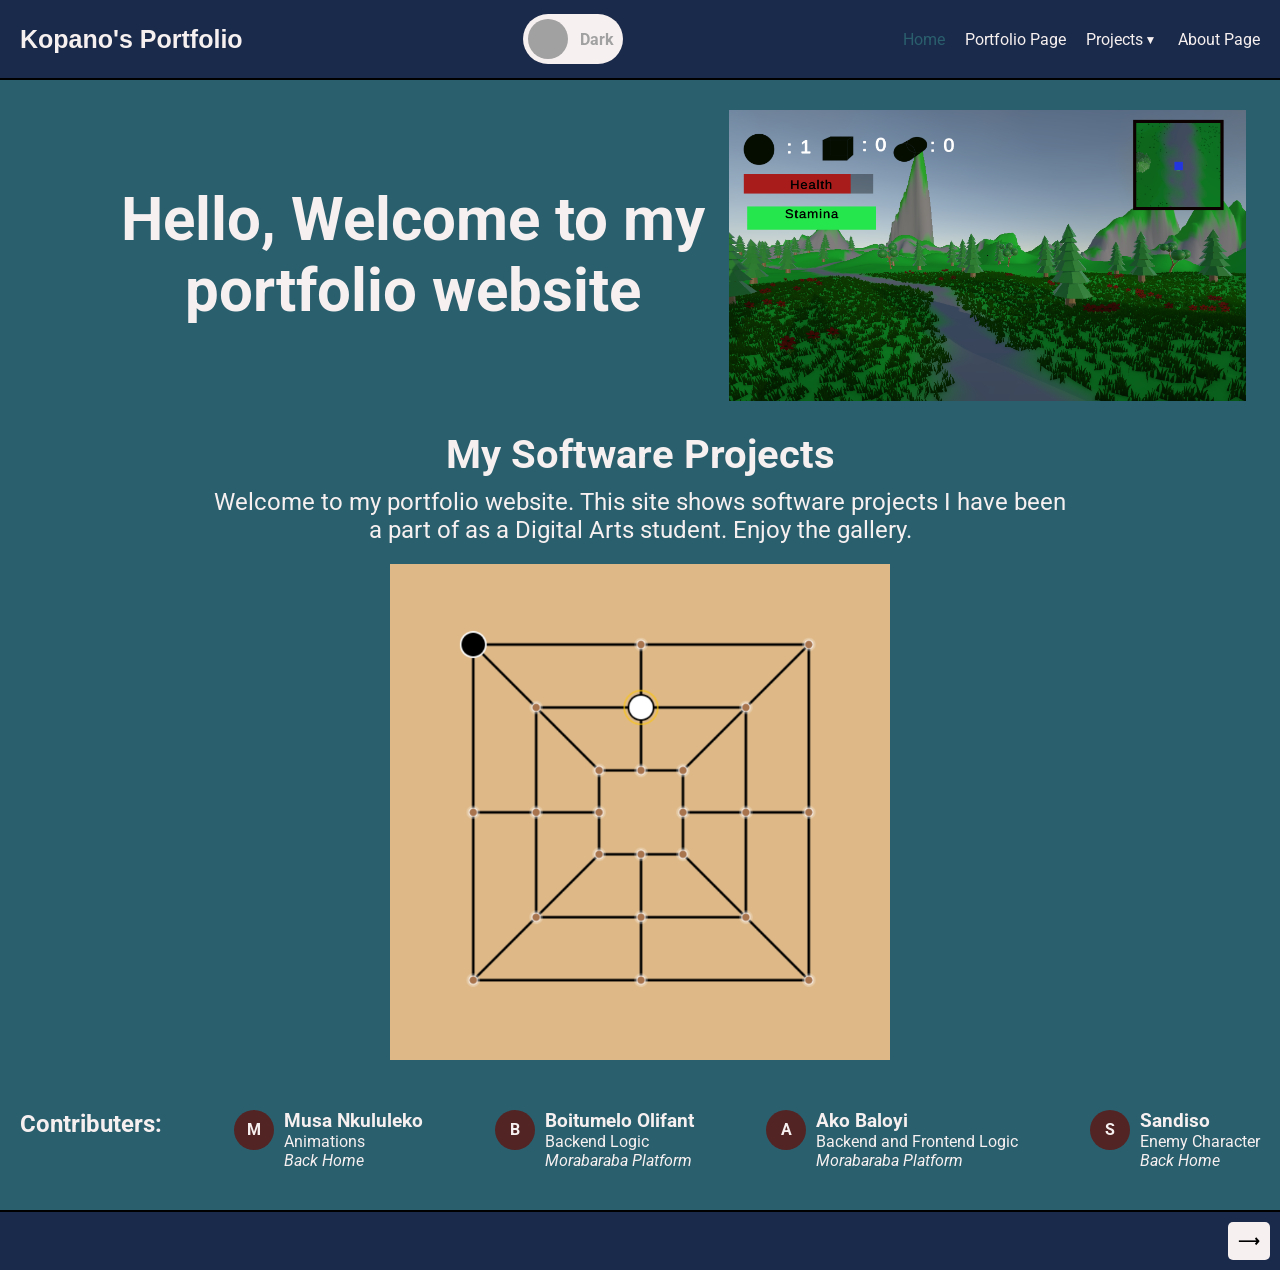
<file: index.html>
<!DOCTYPE html>
<html lang="en">
<head>
    <meta charset="UTF-8">
    <meta name="viewport" content="width=device-width, initial-scale=1.0">
    <title>Home Page</title>

    <!--Fontstyle Import-->

    <link rel="preconnect" href="https://fonts.googleapis.com">
    <link rel="preconnect" href="https://fonts.gstatic.com" crossorigin>
    <link href="https://fonts.googleapis.com/css2?family=Roboto:ital,wght@0,100..900;1,100..900&display=swap" rel="stylesheet">
    
    <!--JavaScript and CSS import-->

    <link rel="stylesheet" href="./HomePage/style.css">
    <script src="./HomePage/app.js" defer></script>
</head>
<body>

   <!--Loading Screen code-->

    <div class="page-load" id="page-load">

        <P class="loading-text">LOADING...</P>

    </div>

    <!--Header Section with Logo, Light/Dark mode switch and Navigations-->

    <header class="header-section">

        <!--Logo-->

        <div class="logo" data-tooltip="Website Logo">Kopano's Portfolio</div>

        <!--Light/Dark Mode switch-->

        <div class="switch-container">

            <input type="checkbox" id="switch">

            <label for="switch" class="switch" data-tooltip="Theme toggle"><p class="light">Light</p><p class="dark">Dark</p></label>

        </div>

        <!--Navigation links-->

        <div class="navigation-container">
            <ul>

                <li class="home-nav"><a id="home-navigation">Home</a></li>
                
                <li><a id="portfolio-navigation">Portfolio Page</a></li>

                <li class="line"><a id="projects-navigation">Projects</a><button class="arrow" id="modal-control">&#9660;</button></li>

                <li><a id="about-page-navigation">About Page</a></li>
            </ul>

            <div class="link-modal" id="link-modal">

                <ul>
                    <li><a id="project1">Project 1</a></li>

                    <li><a id="project2">Project 2</a></li>

                    <li><a id="project3">Project 3</a></li>

                    <li><a id="project4">Project 4</a></li>
                </ul>

            </div>

        </div>

    </header>

    <!--Main section with main content-->

    <main class="main-section">

        <!--Hero-section-->
        
        <section class="hero-section">

            <div class="hero-text">

                <h1 class="hero-title">

                    Hello, Welcome to my portfolio website

                </h1>
                
            </div>

            <div class="hero-image-container" data-tooltip="Back Home project image">
                    
                <img class="hero-image" id="openModal"  src="./Assets/Images/Screenshot 2026-04-29 115344.png" alt="image of a game">
           
            </div> 

        </section>

        <!--Image modal - when image is clicked-->

        <div class="modal" id="modal">

            <div class="inner-modal-container">
                <button class="closeModal" id="closeModal">&#10060;</button>

                <img class="modal-inner" src="./Assets/Images/Screenshot 2026-04-29 115344.png" alt="Modal of game image">
            </div>            

        </div>

        <!--Introduction section-->

        <section class="show-section">

            <div class="info-text">

                <h2 class="info-title">
                    My Software Projects
                </h2>
                
                <p class="intro-statement">Welcome to my portfolio website. This site shows software projects I have been a part of as a Digital Arts student. <span class="gallery">Enjoy the gallery.</span></p>

            </div>

            <figure class="info-image-container"  data-tooltip="Morabaraba project image" >

                <img class="info-image" id="openModal-2" src="./Assets/Images/Placement.png" alt="image of a game">

            </figure> 

        </section>

        <!--Image modal-->

        <div class="modal" id="modal-2">

            <div class="inner-modal-container">
                <button class="closeModal" id="closeModal-2">&#10060;</button>

                <img class="modal-inner-2" src="./Assets/Images/Placement.png" alt="Modal of game image">
            </div>

        </div>

        <!--Contributers section-->

        <section class="social-proof-section">

            <h2 class="social-proof-title">
                Contributers:
            </h2>

            <!--Contributers cards-->

            <div class="contributers">

                <div class="contributers-images musa-tooltip" data-tooltip="The contributer was part of the Back Home project and worked on animations"> <span class="symbols">M</span> </div>

                <div class="contributers-info-container">

                    <h3 class="contributer-name">Musa Nkululeko</h3>
                    <p class="contributer-part">Animations</p>
                    <p class="discriptions">Back Home</p>

                </div>

            </div>

            <div class="contributers">

                <div class="contributers-images boitumelo-tooltip" data-tooltip="The contributer was part of the Morabaraba project and worked on the Backend"> <span class="symbols">B</span> </div>

                <div class="contributers-info-container">

                    <h3 class="contributer-name">Boitumelo Olifant</h3>
                    <p class="contributer-part">Backend Logic</p>
                    <p class="discriptions">Morabaraba Platform</p>

                </div>

            </div>

            <div class="contributers">

                <div class="contributers-images ako-tooltip" data-tooltip="The contributer was part of the Morabaraba project and worked on the Backend and Frontend" > <span class="symbols">A</span> </div>

                <div class="contributers-info-container">

                    <h3 class="contributer-name">Ako Baloyi</h3>
                    <p class="contributer-part">Backend and Frontend Logic</p>
                    <p class="discriptions">Morabaraba Platform</p>

                </div>

            </div>

            <div class="contributers">

                <div class="contributers-images sandiso-tooltip" data-tooltip="The contributer was part of the Back Home project and worked on the enemy asset"> <span class="symbols">S</span> </div>

                <div class="contributers-info-container">

                    <h3 class="contributer-name">Sandiso</h3>
                    <p class="contributer-part">Enemy Character</p>
                    <p class="discriptions">Back Home</p>

                </div>
                
            </div>

        </section>

    </main>

    <!--Footer section-->

    <footer class="home-footer">

        <!--Next page navigation-->

        <a><button class="nav-buttons next-tooltip" id="next-page-navigation" data-tooltip="Go to next page">&xrarr;</button></a>

    </footer>
</body>
</html>
</file>
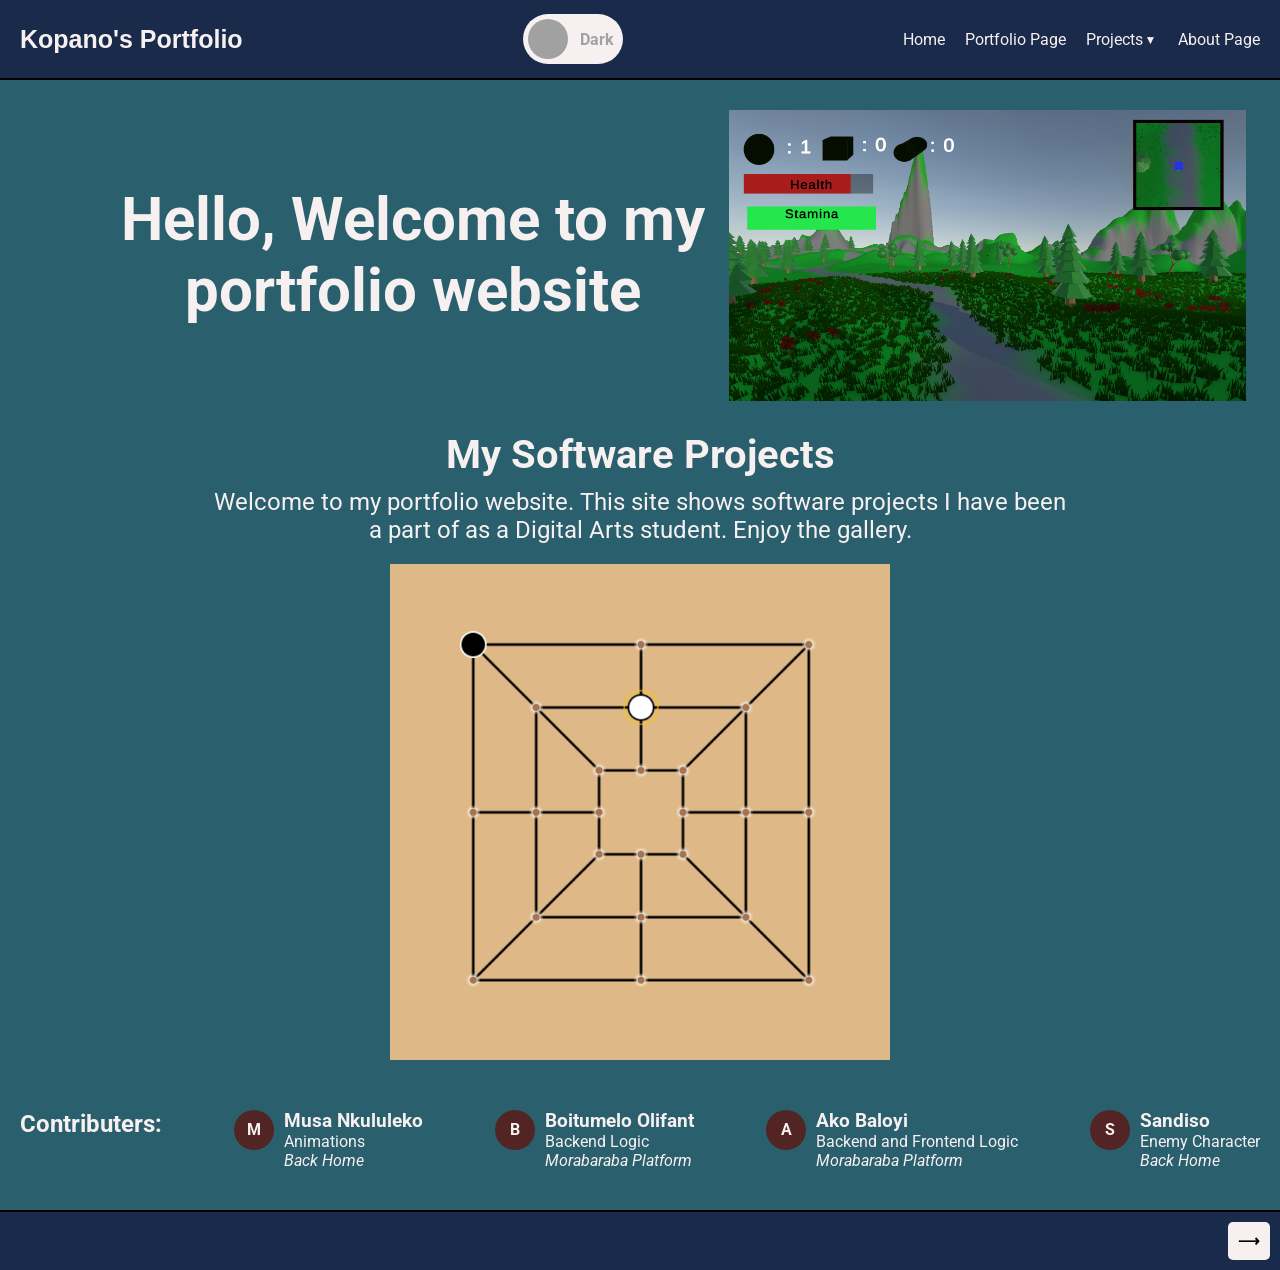
<file: HomePage/index.html>
<!DOCTYPE html>
<html lang="en">
<head>
    <meta charset="UTF-8">
    <meta name="viewport" content="width=device-width, initial-scale=1.0">
    <title>Home Page</title>

    <link rel="preconnect" href="https://fonts.googleapis.com">
    <link rel="preconnect" href="https://fonts.gstatic.com" crossorigin>
    <link href="https://fonts.googleapis.com/css2?family=Roboto:ital,wght@0,100..900;1,100..900&display=swap" rel="stylesheet">
    
    <link rel="stylesheet" href="style.css">
    <script src="./app.js" defer></script>
</head>
<body>

   <!--Loading Screen code-->

    <div class="page-load" id="page-load">

        <P class="loading-text">LOADING...</P>

    </div>

    <!--Header Section with Logo, Light/Dark mode switch and Navigations-->

    <header class="header-section">

        <div class="logo" data-tooltip="Website Logo">Kopano's Portfolio</div>

        <div class="switch-container">

            <input type="checkbox" id="switch">

            <label for="switch" class="switch" data-tooltip="Theme toggle"><p class="light">Light</p><p class="dark">Dark</p></label>

        </div>

        <div class="navigation-container">
            <ul>

                <li><a id="home-navigation">Home</a></li>
                
                <li><a id="portfolio-navigation">Portfolio Page</a></li>

                <li class="line"><a id="projects-navigation">Projects</a><button class="arrow" id="modal-control">&#9660;</button></li>

                <li><a id="about-page-navigation">About Page</a></li>
            </ul>

            <div class="link-modal" id="link-modal">

                <ul>
                    <li><a id="project1">Project 1</a></li>

                    <li><a id="project2">Project 2</a></li>

                    <li><a id="project3">Project 3</a></li>

                    <li><a id="project4">Project 4</a></li>
                </ul>

            </div>

        </div>

    </header>

    <main class="main-section">
        
        <section class="hero-section">

            <div class="hero-text">

                <h1 class="hero-title">

                    Hello, Welcome to my portfolio website

                </h1>
                
            </div>

            <div class="hero-image-container" data-tooltip="Back Home project image">
                    
                <img class="hero-image" id="openModal"  src="../Assets/Images/Screenshot 2026-04-29 115344.png" alt="image of a game">
           
            </div> 

        </section>

        <div class="modal" id="modal">

            <div class="inner-modal-container">
                <button class="closeModal" id="closeModal">&#10060;</button>

                <img class="modal-inner" src="../Assets/Images/Screenshot 2026-04-29 115344.png" alt="">
            </div>            

        </div>

        <section class="show-section">

            <div class="info-text">

                <h2 class="info-title">
                    My Software Projects
                </h2>
                
                <p class="intro-statement">Welcome to my portfolio website. This site shows software projects I have been a part of as a Digital Arts student. <span class="gallery">Enjoy the gallery.</span></p>

            </div>

            <figure class="info-image-container"  data-tooltip="Morabaraba project image" >

                <img class="info-image" id="openModal-2" src="../Assets/Images/Placement.png" alt="image of a game">

            </figure> 

        </section>

        <div class="modal" id="modal-2">

            <div class="inner-modal-container">
                <button class="closeModal" id="closeModal-2">&#10060;</button>

                <img class="modal-inner-2" src="../Assets/Images/Placement.png" alt="">
            </div>

        </div>

        <section class="social-proof-section">

            <h2 class="social-proof-title">
                Contributers:
            </h2>

            <div class="contributers">

                <div class="contributers-images musa-tooltip" data-tooltip="The contributer was part of the Back Home project and worked on animations"> <span class="symbols">M</span> </div>

                <div class="contributers-info-container">

                    <h3 class="contributer-name">Musa Nkululeko</h3>
                    <p class="contributer-part">Animations</p>
                    <p class="discriptions">Back Home</p>

                </div>

            </div>

            <div class="contributers">

                <div class="contributers-images boitumelo-tooltip" data-tooltip="The contributer was part of the Morabaraba project and worked on the Backend"> <span class="symbols">B</span> </div>

                <div class="contributers-info-container">

                    <h3 class="contributer-name">Boitumelo Olifant</h3>
                    <p class="contributer-part">Backend Logic</p>
                    <p class="discriptions">Morabaraba Platform</p>

                </div>

            </div>

            <div class="contributers">

                <div class="contributers-images ako-tooltip" data-tooltip="The contributer was part of the Morabaraba project and worked on the Backend and Frontend" > <span class="symbols">A</span> </div>

                <div class="contributers-info-container">

                    <h3 class="contributer-name">Ako Baloyi</h3>
                    <p class="contributer-part">Backend and Frontend Logic</p>
                    <p class="discriptions">Morabaraba Platform</p>

                </div>

            </div>

            <div class="contributers">

                <div class="contributers-images sandiso-tooltip" data-tooltip="The contributer was part of the Back Home project and worked on the enemy asset"> <span class="symbols">S</span> </div>

                <div class="contributers-info-container">

                    <h3 class="contributer-name">Sandiso</h3>
                    <p class="contributer-part">Enemy Character</p>
                    <p class="discriptions">Back Home</p>

                </div>
                
            </div>

        </section>

    </main>

    <footer class="home-footer">

        <a><button class="nav-buttons next-tooltip" id="next-page-navigation" data-tooltip="Go to next page">&xrarr;</button></a>

    </footer>
</body>
</html>
</file>
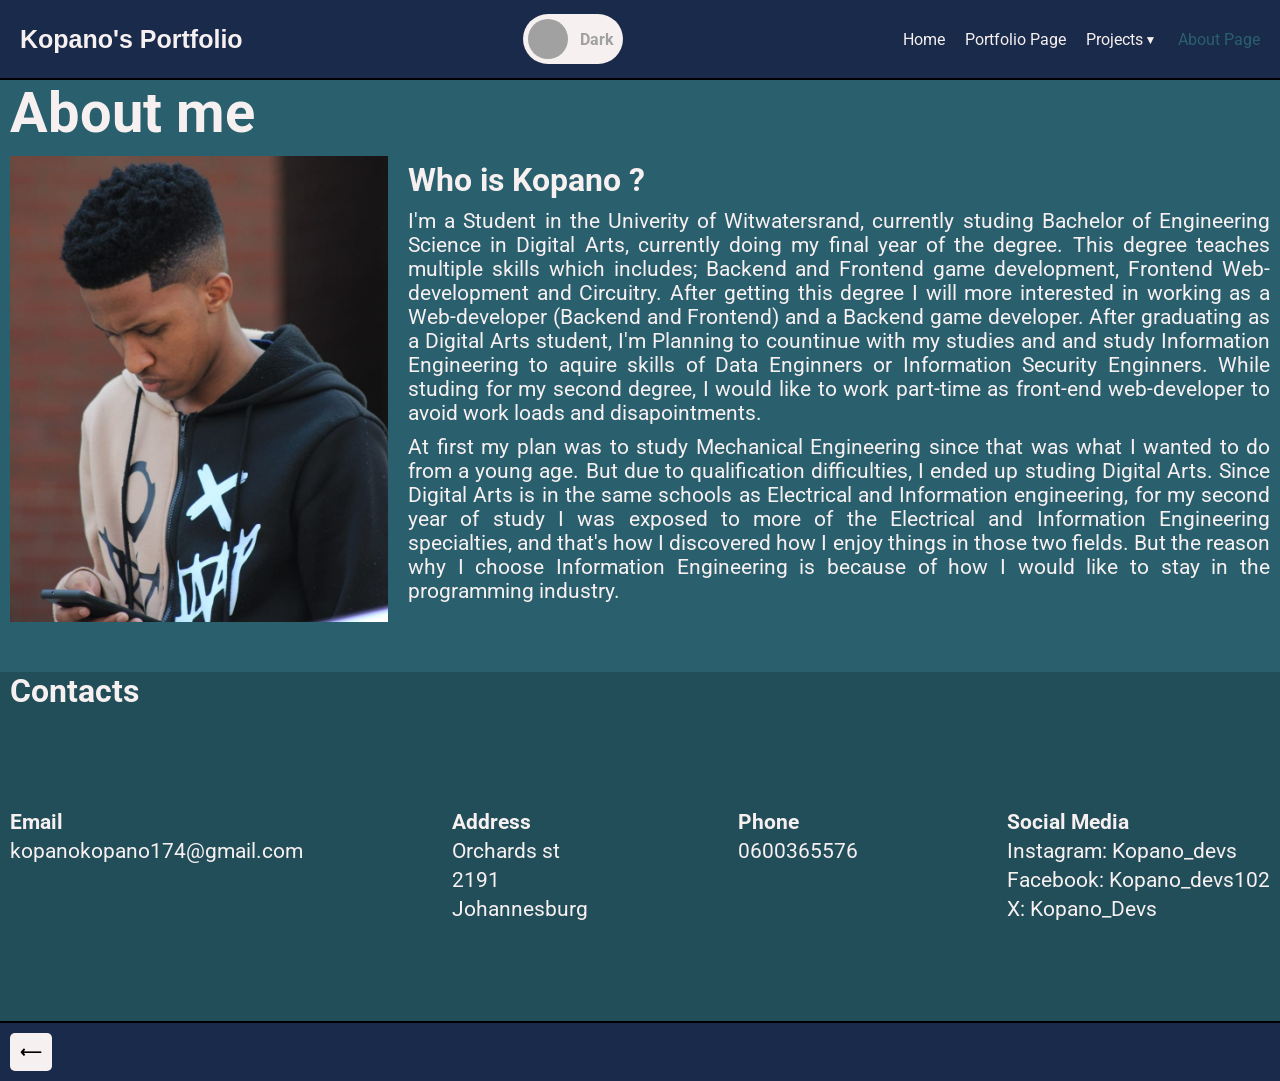
<file: AboutPage/AboutPage.html>
<!DOCTYPE html>
<html lang="en">
<head>
    <meta charset="UTF-8">
    <meta name="viewport" content="width=device-width, initial-scale=1.0">
    <title>About Page</title>

    <!--FontStyle import-->

    <link rel="preconnect" href="https://fonts.googleapis.com">
    <link rel="preconnect" href="https://fonts.gstatic.com" crossorigin>
    <link href="https://fonts.googleapis.com/css2?family=Roboto:ital,wght@0,100..900;1,100..900&display=swap" rel="stylesheet">

    <!--JavaScript and CSS import-->

    <link rel="stylesheet" href="AboutStyle.css">
    <script src="./AboutPageApp.js" defer></script>
</head>
<body>

    <!--Loading screen-->

    <div class="page-load" id="page-load">

        <P class="loading-text">LOADING...</P>

    </div>

    <!--Header section with Logo, Navigation and Theme switch-->

    <header class="header-section">

        <!--Logo-->

        <div class="logo" data-tooltip="Website Logo">Kopano's Portfolio</div>

        <!--Theme switch-->

        <div class="switch-container">

            <input type="checkbox" id="switch">

            <label for="switch" class="switch" data-tooltip="Theme toggle"><p class="light">Light</p><p class="dark">Dark</p></label>

        </div>

        <!--Page Navigation-->

        <div class="navigation-container">
            <ul>

                <li><a id="home-navigation">Home</a></li>
                
                <li><a id="portfolio-navigation">Portfolio Page</a></li>

                <li class="line"><a id="projects-navigation">Projects</a><button class="arrow" id="modal-control">&#9660;</button></li>

                <li class="about-page-nav"><a id="about-page-navigation">About Page</a></li>
                
            </ul>

            <div class="link-modal" id="link-modal">

                <ul>
                    <li><a id="project1">Project 1</a></li>

                    <li><a id="project2">Project 2</a></li>

                    <li><a id="project3">Project 3</a></li>

                    <li><a id="project4">Project 4</a></li>
                </ul>

            </div>

        </div>

    </header>

    <!--Main section-->

    <main class="main-section">

        <div class="title-container">

            <h1 class="heading">About me</h1>

        </div>
        
        <section class="project-sections">

            <img class="avator-image" id="openModal" src="../Assets/Images/Kopano.jpeg" alt="Author Image">

            <div class="modal" id="modal">

                <div class="inner-modal-container">

                    <button class="closeModal" id="closeModal">&#10060;</button>

                    <img class="modal-inner" src="../Assets/Images/Kopano.jpeg" alt="Author Image modal">

                </div>
                                                
            </div>

            <div class="project-information">

                <h2 class="heading-1">Who is Kopano ?</h2>
                
                <p class="exp-text">I'm a Student in the Univerity of Witwatersrand, currently studing Bachelor of Engineering Science in Digital Arts, currently doing my final year of the degree. This degree teaches multiple skills which includes; Backend and Frontend game development, Frontend Web-development and Circuitry. After getting this degree I will more interested in working as a Web-developer (Backend and Frontend) and a Backend game developer. After graduating as a Digital Arts student, I'm Planning to countinue with my studies and and study Information Engineering to aquire skills of Data Enginners or Information Security Enginners. While studing for my second degree, I would like to work part-time as front-end web-developer to avoid work loads and disapointments.</p>

                <P class="exp-text">At first my plan was to study Mechanical Engineering since that was what I wanted to do from a young age. But due to qualification difficulties, I ended up studing Digital Arts. Since Digital Arts is in the same schools as Electrical and Information engineering, for my second year of study I was exposed to more of the Electrical and Information Engineering specialties, and that's how I discovered how I enjoy things in those two fields. But the reason why I choose Information Engineering is because of how I would like to stay in the programming industry.</P>
                
            </div>

        </section>

        <section class="contacts-section">

            <h2 class="heading-1">Contacts</h2>

            <div class="contacts-container">

                <div class="contact">

                    <h3 class="heading-4">Email</h3>

                    <p class="exp-text">kopanokopano174@gmail.com</p>

                </div>

                <div class="contact">

                    <h3 class="heading-4">Address</h3>

                    <p class="exp-text">Orchards st</p>

                    <P class="exp-text">2191</P>

                    <p class="exp-text">Johannesburg</p>

                </div>

                <div class="contact">

                    <h3 class="heading-4">Phone</h3>

                    <p class="exp-text">0600365576</p>

                </div>

                <div class="contact">

                    <h3 class="heading-4">Social Media</h3>

                    <p class="exp-text">Instagram: Kopano_devs</p>

                    <p class="exp-text">Facebook: Kopano_devs102</p>

                    <p class="exp-text">X: Kopano_Devs</p>
                </div>

            </div>

        </section>

    </main>

    <!--Footer Section with Navigation a button-->

    <footer class="about-footer">

        <a id="previous-page-navigation"><button class="nav-buttons prev-tooltip" data-tooltip="Go to previous page">&xlarr;</button></a>
        
    </footer>
    
</body>
</html>
</file>
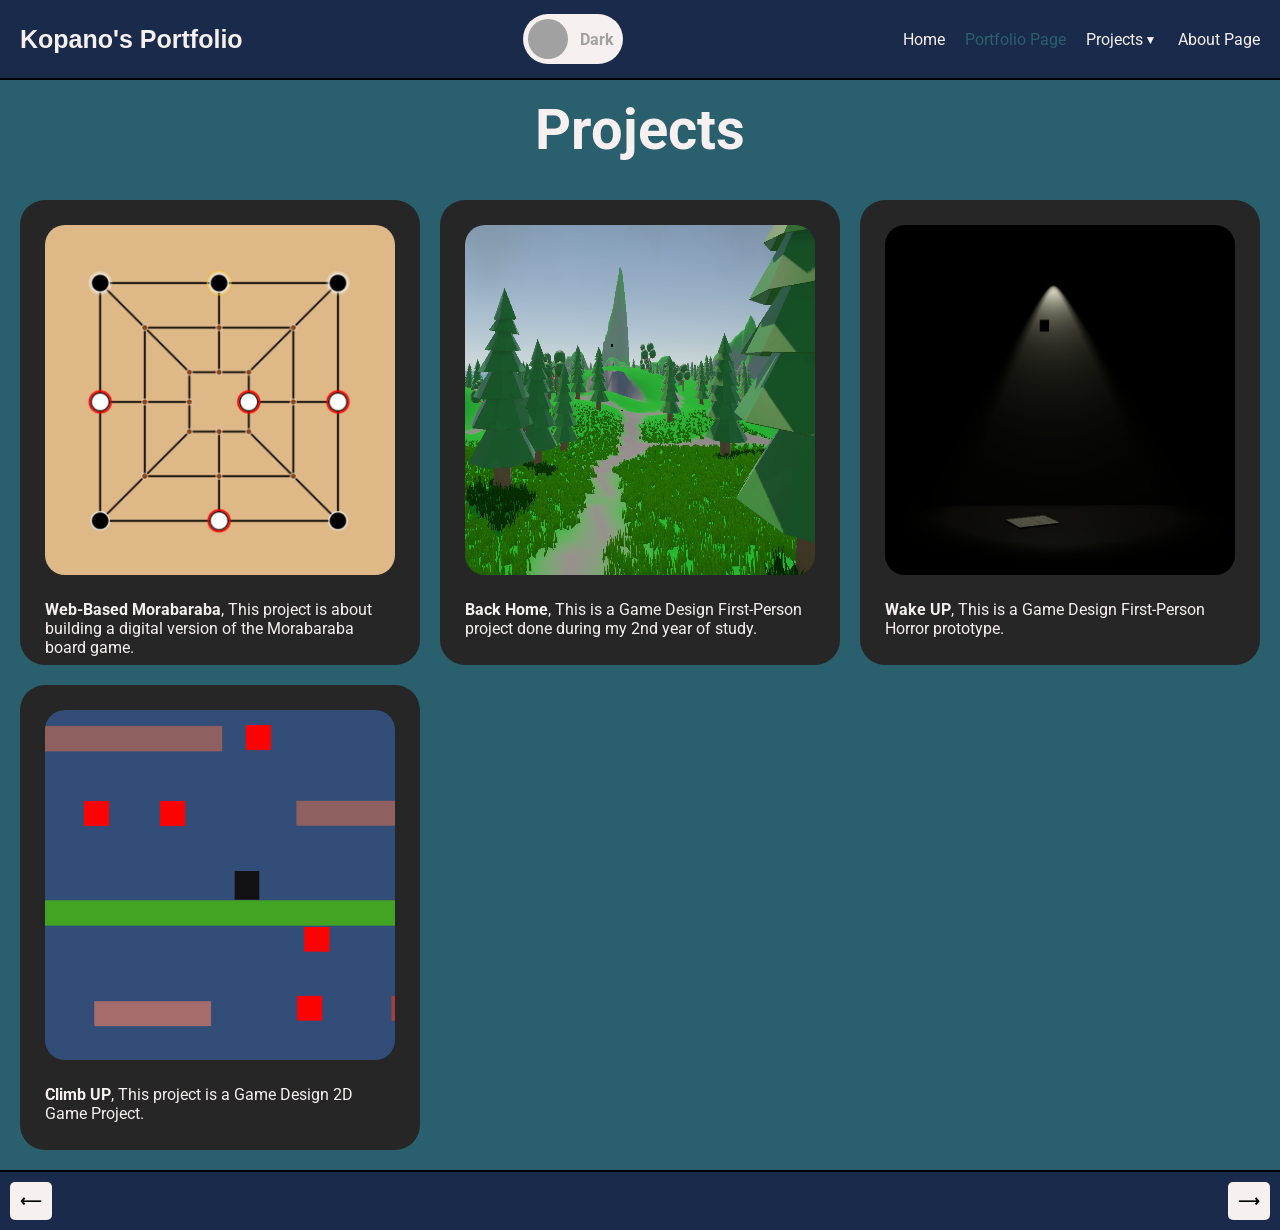
<file: PortfolioPage/PortfolioPage.html>
<!DOCTYPE html>
<html lang="en">
<head>
    <meta charset="UTF-8">
    <meta name="viewport" content="width=device-width, initial-scale=1.0">
    <title>Portfolio Page</title>

    <!--Fontstyle Import-->

    <link rel="preconnect" href="https://fonts.googleapis.com">
    <link rel="preconnect" href="https://fonts.gstatic.com" crossorigin>
    <link href="https://fonts.googleapis.com/css2?family=Roboto:ital,wght@0,100..900;1,100..900&display=swap" rel="stylesheet">

    <!--JavaScript and CSS import-->

    <link rel="stylesheet" href="./PortfolioStyle.css">
    <script src="./PortfolioApp.js" defer></script>
</head>
<body>

    <!--Loading Screen-->

    <div class="page-load" id="page-load">

        <P class="loading-text">LOADING...</P>

    </div>

    <!--Header section with Logo, Navigation and Theme switch-->

    <header class="header-section">

        <!--Logo-->

        <div class="logo" data-tooltip="Website Logo">Kopano's Portfolio</div>

        <!--Light/Dark Mode switch-->

        <div class="switch-container">

            <input type="checkbox" id="switch">

            <label for="switch" class="switch" data-tooltip="Theme toggle"><p class="light">Light</p><p class="dark">Dark</p></label>

        </div>

        <!--Navigation links-->

        <div class="navigation-container">
            <ul>

                <li><a id="home-navigation">Home</a></li>
                
                <li class="portfolio-page-nav"><a id="portfolio-navigation">Portfolio Page</a></li>

                <li class="line"><a id="projects-navigation">Projects</a><button class="arrow" id="modal-control">&#9660;</button></li>

                <li><a id="about-page-navigation">About Page</a></li>

            </ul>

            <div class="link-modal" id="link-modal">

                <ul>
                    <li><a id="project1">Project 1</a></li>

                    <li><a id="project2">Project 2</a></li>

                    <li><a id="project3">Project 3</a></li>

                    <li><a id="project4">Project 4</a></li>
                </ul>

            </div>

        </div>

    </header>

    <!--Main section with main content-->

    <main class="main-section">

        <div class="title-container">

            <h1 class="heading">Projects</h1>

        </div>

        <!--Project Cards-->

        <div class="projects-container">

            <div class="projects morabaraba-tooltip" data-tooltip="Morabaraba Project Preview" >

                <div class="projects-image-container" id="morabaraba-container">
                    
                    <img class="image" src="../Assets/Images/Screenshot 2026-05-10 172457.png" alt="Project 1 image" >

                    <div class="morabaraba-view-container">

                        <button class="view-button" id="morabaraba-view">View</button>

                    </div>
                    
                </div>

                <div class="project-description-container">
                    <p class="discription-text"><strong>Web-Based Morabaraba</strong>, This project is about building a digital version of the Morabaraba board game.</p>
                </div>
            </div>

            <div class="projects back-home-tooltip" data-tooltip="Back Home Project Preview">

                <div class="projects-image-container" id="back-home-container">

                    <img class="image" src="../Assets/Images/In-Game.png" alt="Project 2 image" >

                    <button class="view-button" id="back-home-view">View</button>

                </div>

                <div class="project-description-container">
                    <p class="discription-text"><strong>Back Home</strong>, This is a Game Design First-Person project done during my 2nd year of study.</p>
                </div>
            </div>

            <div class="projects wake-up-tooltip" data-tooltip="Wake Up Project Preview">

                <div class="projects-image-container" id="wake-up-container">

                    <img class="image" src="../Assets/Images/Horror2.png" alt="Project 3 image" >

                    <button class="view-button" id="wake-up-view">View</button>

                </div>

                <div class="project-description-container">
                    <p class="discription-text"><strong>Wake UP</strong>, This is a Game Design First-Person Horror prototype.</p>
                </div>
            </div>

            <div class="projects climb-up-tooltip" data-tooltip="Climb Up Project Preview">

                <div class="projects-image-container" id="climb-up-container">

                    <img class="image" src="../Assets/Images/Prototype2.png" alt="Project 4 image" >

                    <button class="view-button" id="climb-up-view">View</button>

                </div>
                
                <div class="project-description-container">
                    <p class="discription-text"><strong>Climb UP</strong>, This project is a Game Design 2D Game Project.</p>
                </div>
            </div>

        </div>

    </main>

    <!--Page Footer with naviagation for next and previous pages-->

    <footer class="footer-section">

        <a id="previous-page-navigation"><button class="nav-buttons prev-tooltip" data-tooltip="Go to previous page">&xlarr;</button></a>

        <a class="next-page" id="next-page-navigation"><button class="nav-buttons next-tooltip" data-tooltip="Go to next page">&xrarr;</button></a>

    </footer>
    
</body>
</html>
</file>
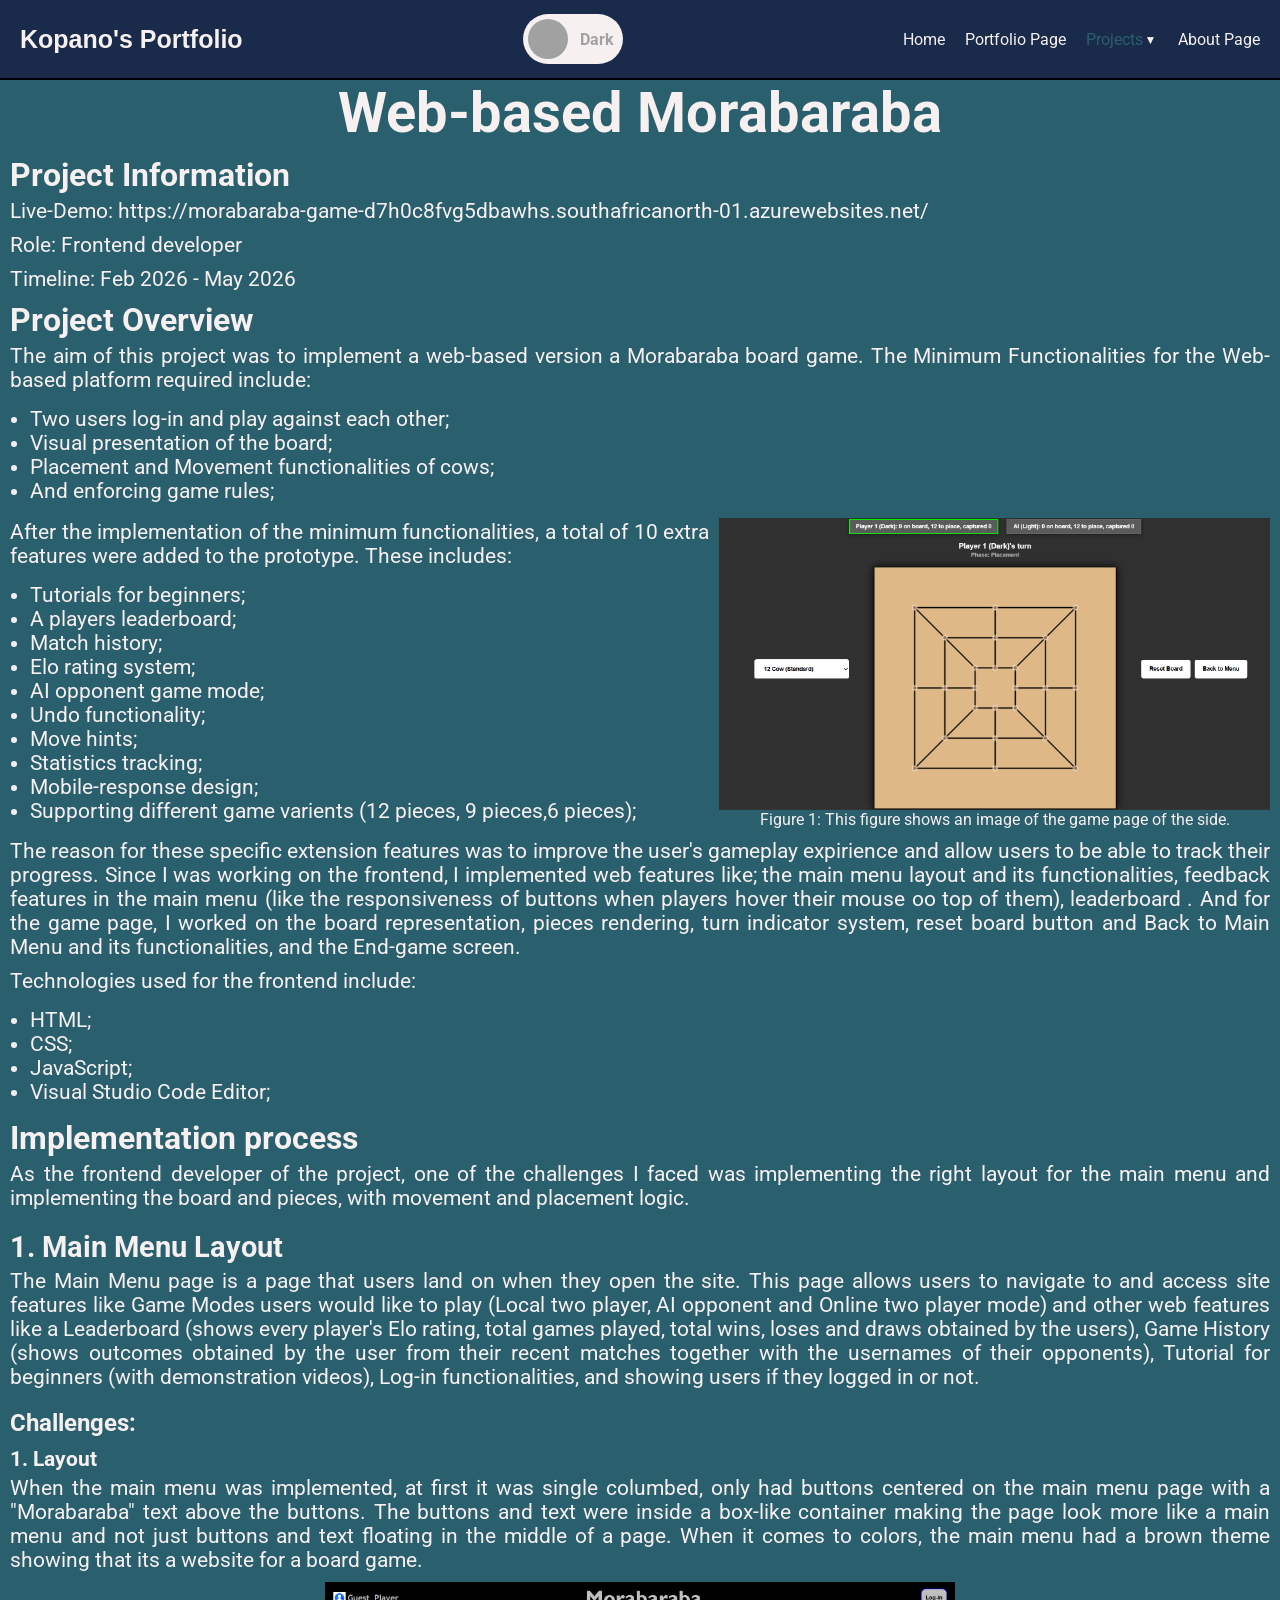
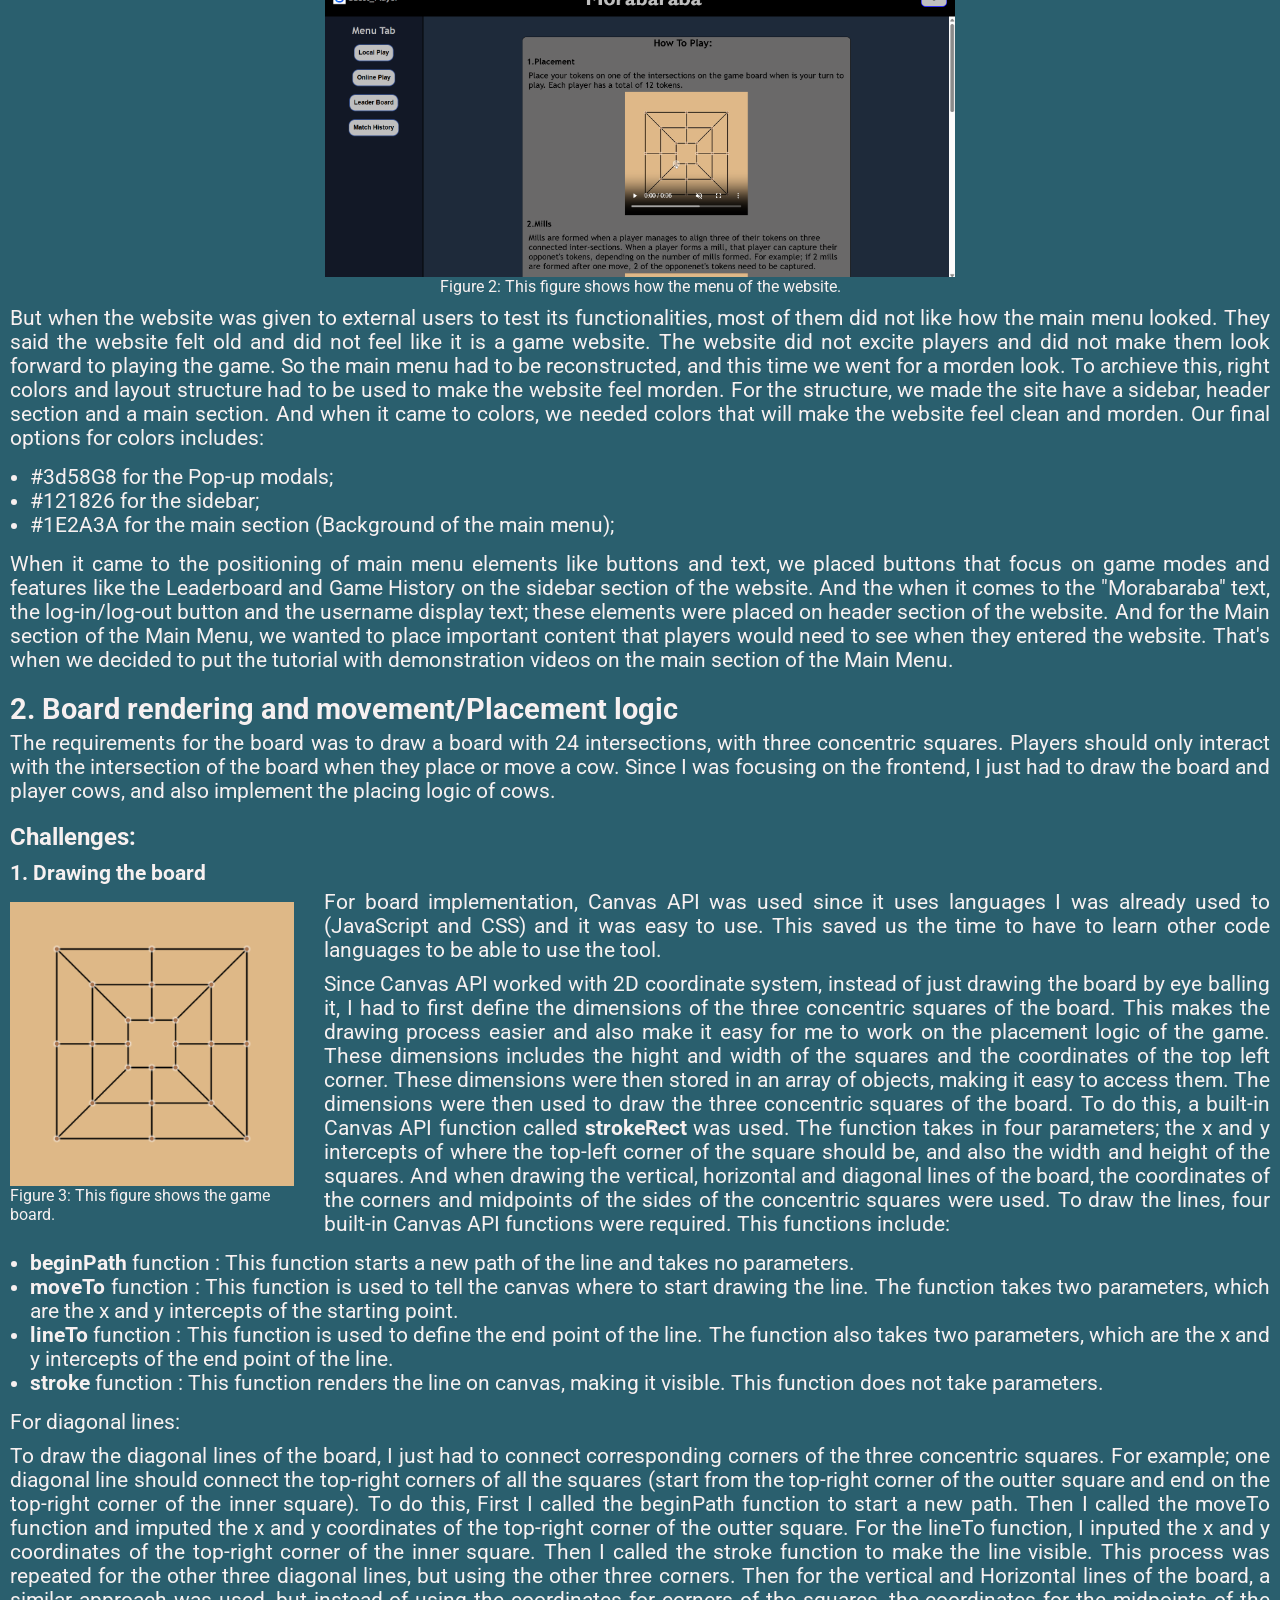
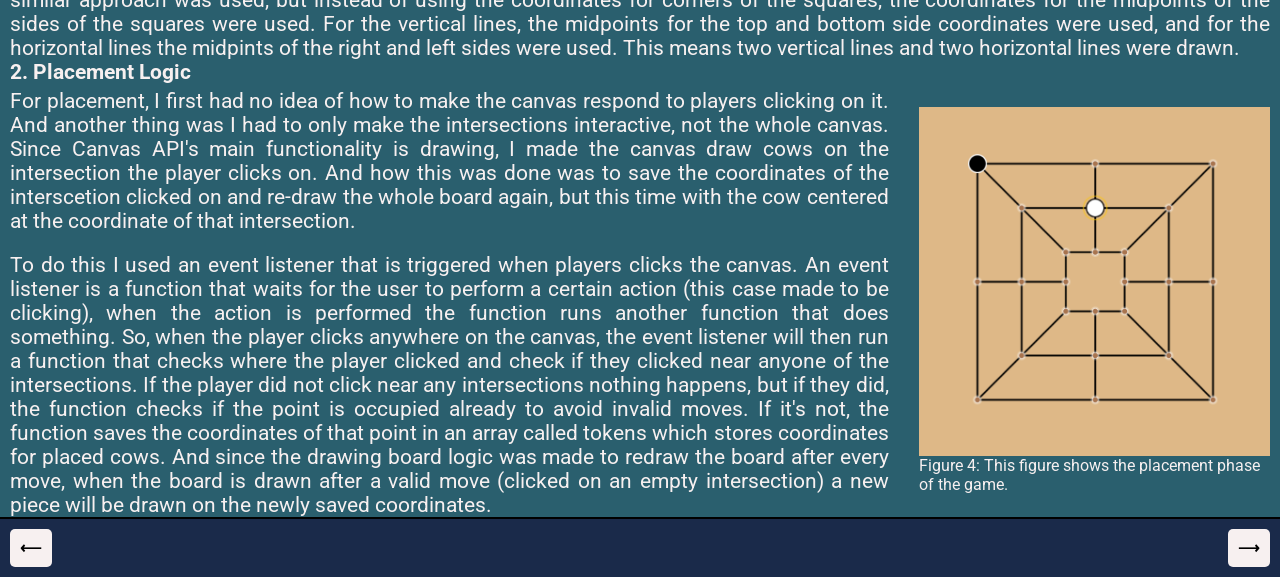
<file: Project1/Project1.html>
<!DOCTYPE html>
<html lang="en">
<head>
    <meta charset="UTF-8">
    <meta name="viewport" content="width=device-width, initial-scale=1.0">
    <title>Project 1</title>

    <!--FontStyle imports-->

    <link rel="preconnect" href="https://fonts.googleapis.com">
    <link rel="preconnect" href="https://fonts.gstatic.com" crossorigin>
    <link href="https://fonts.googleapis.com/css2?family=Roboto:ital,wght@0,100..900;1,100..900&display=swap" rel="stylesheet">

    <!--JavaScript and CSS import-->

    <link rel="stylesheet" href="./ProjectStyle.css">
    <script src="./Project1app.js" defer></script>
</head>
<body>

    <!--Load Screen-->

    <div class="page-load" id="page-load">

        <P class="loading-text">LOADING...</P>

    </div>

    <!--Header Section with Logo, Navigation and Theme switch-->

    <header class="header-section">

        <!--Logo-->

        <div class="logo" data-tooltip="Website Logo">Kopano's Portfolio</div>

        <!--Theme switch-->

        <div class="switch-container">

            <input type="checkbox" id="switch">

            <label for="switch" class="switch" data-tooltip="Theme toggle"><p class="light">Light</p><p class="dark">Dark</p></label>

        </div>

        <!--Navigation links-->

        <div class="navigation-container">
            <ul>

                <li><a id="home-navigation">Home</a></li>
                
                <li><a id="portfolio-navigation">Portfolio Page</a></li>

                <li class="line"><a id="projects-navigation">Projects</a><button class="arrow" id="modal-control">&#9660;</button></li>

                <li><a id="about-page-navigation">About Page</a></li>
                
            </ul>

            <div class="link-modal" id="link-modal">

                <ul>
                    <li><a id="project1">Project 1</a></li>

                    <li><a id="project2">Project 2</a></li>

                    <li><a id="project3">Project 3</a></li>

                    <li><a id="project4">Project 4</a></li>
                </ul>

            </div>

        </div>

    </header>

    <!--Main section-->

    <main class="main-section">

        <div class="title-container">

            <h1 class="heading" data-tooltip="Project Title">Web-based Morabaraba</h1>

        </div>

        <Section class="project-sections">

            <h2 class="heading-1">Project Information</h2>

            <div class="project-information">

                <P class="exp-text">Live-Demo: https://morabaraba-game-d7h0c8fvg5dbawhs.southafricanorth-01.azurewebsites.net/</P>

                <p class="exp-text">Role: Frontend developer</p>

                <p class="exp-text">Timeline: Feb 2026 - May 2026</p>

            </div>

        </Section>

        <section class="project-sections">

            <h2 class="heading-1">Project Overview</h2>

            <div class="project-information">

                <p class="exp-text">The aim of this project was to implement a web-based version a Morabaraba board game. The Minimum Functionalities for the Web-based platform required include:</p>

                <ul class="points exp-text">
                    <li>Two users log-in and play against each other;</li>
                    <li>Visual presentation of the board;</li>
                    <li>Placement and Movement functionalities of cows;</li>
                    <li>And enforcing game rules;</li>
                </ul>

                <div class="side-image-text-2">  

                    <div class="side-points">

                        <p class="exp-text">After the implementation of the minimum functionalities, a total of 10 extra features were added to the prototype. These includes:</p>

                        <ul class="points exp-text">
                            <li>Tutorials for beginners;</li>
                            <li>A players leaderboard;</li>
                            <li>Match history;</li>
                            <li>Elo rating system;</li>
                            <li>AI opponent game mode;</li>
                            <li>Undo functionality;</li>
                            <li>Move hints;</li>
                            <li>Statistics tracking;</li>
                            <li>Mobile-response design;</li>
                            <li>Supporting different game varients (12 pieces, 9 pieces,6 pieces);</li>

                        </ul>

                    </div>

                    <div class="side-image-container">

                        <figure class="in-game-figure">

                            <img class="in-game-image" id="openModal-4" src="../Assets/Images/Morabaraba-In_game.png" alt="In-game image">

                            <figcaption class="fig-text">Figure 1: This figure shows an image of the game page of the side.</figcaption>

                        </figure>

                    </div>

                    <div class="modal" id="modal-4">

                        <div class="inner-modal-container">

                            <button class="closeModal" id="closeModal-4">&#10060;</button>

                            <img class="modal-inner" src="../Assets/Images/Morabaraba-In_game.png" alt="In-game image modal">

                        </div>
                                            
                    </div>

                </div>

                <p class="exp-text">The reason for these specific extension features was to improve the user's gameplay expirience and allow users to be able to track their progress. Since I was working on the frontend, I implemented web features like; the main menu layout and its functionalities, feedback features in the main menu (like the responsiveness of buttons when players hover their mouse oo top of them), leaderboard . And for the game page, I worked on the board representation, pieces rendering, turn indicator system, reset board button and Back to Main Menu and its functionalities, and the End-game screen.</p>

                <p class="exp-text">Technologies used for the frontend include:</p>

                <ul class="points exp-text">
                    <li>HTML;</li>
                    <li>CSS;</li>
                    <li>JavaScript;</li>
                    <li>Visual Studio Code Editor;</li>
                </ul>

            </div>

        </section>

        <section class="project-sections">

            <h2 class="heading-1">Implementation process</h2>

            <div class="project-information">

                <p class="exp-text">As the frontend developer of the project, one of the challenges I faced was implementing the right layout for the main menu and implementing the board and pieces, with movement and placement logic.</p>

                <section class="project-sections">
                    <h3 class="heading-2">1. Main Menu Layout</h3>

                    <div class="project-information">

                        <p class="exp-text">The Main Menu page is a page that users land on when they open the site. This page allows users to navigate to and access site features like Game Modes users would like to play (Local two player, AI opponent and Online two player mode) and other web features like a Leaderboard (shows every player's Elo rating, total games played, total wins, loses and draws obtained by the users), Game History (shows outcomes obtained by the user from their recent matches together with the usernames of their opponents), Tutorial for beginners (with demonstration videos), Log-in functionalities, and showing users if they logged in or not.</p>

                        <section class="project-sections">
                            <h4 class="heading-3">Challenges:</h4>

                            <section class="project-sections">
                                <h5 class="heading-4">
                                    1. Layout
                                </h5>

                                <div class="project-information">

                                    <div class="image-text">

                                        <div>

                                            <p class="exp-text">When the main menu was implemented, at first it was single columbed, only had buttons centered on the main menu page with a "Morabaraba" text above the buttons. The buttons and text were inside a box-like container making the page look more like a main menu and not just buttons and text floating in the middle of a page. When it comes to colors, the main menu had a brown theme showing that its a website for a board game. </p>

                                        </div>

                                        <div class="image-container">

                                            <figure class="menu-image-figure">

                                                <img class="menu-image" id="openModal" src="../Assets/Images/MainMenu.png" alt="Main menu image">

                                                <figcaption class="fig-text">Figure 2: This figure shows how the menu of the website.</figcaption>

                                            </figure>
                                         
                                        </div>

                                        <div class="modal" id="modal">

                                            <div class="inner-modal-container">

                                                <button class="closeModal" id="closeModal">&#10060;</button>

                                                <img class="modal-inner" src="../Assets/Images/MainMenu.png" alt="Main Menu image modal">

                                            </div>
                                            
                                        </div>

                                    </div>

                                    <p class="exp-text">
                                        But when the website was given to external users to test its functionalities, most of them did not like how the main menu looked. They said the website felt old and did not feel like it is a game website. The website did not excite players and did not make them look forward to playing the game. So the main menu had to be reconstructed, and this time we went for a morden look. To archieve this, right colors and layout structure had to be used to make the website feel morden. For the structure, we made the site have a sidebar, header section and a main section. And when it came to colors, we needed colors that will make the website feel clean and morden. Our final options for colors includes:
                                    </p>

                                    <ul class="points exp-text">
                                        <li>#3d58G8 for the Pop-up modals;</li>
                                        <li>#121826 for the sidebar;</li>
                                        <li>#1E2A3A for the main section (Background of the main menu);</li>
                                    </ul>

                                    <p class="exp-text">
                                        When it came to the positioning of main menu elements like buttons and text, we placed buttons that focus on game modes and features like the Leaderboard and Game History on the sidebar section of the website. And the when it comes to the "Morabaraba" text, the log-in/log-out button and the username display text; these elements were placed on header section of the website. And for the Main section of the Main Menu, we wanted to place important content that players would need to see when they entered the website. That's when we decided to put the tutorial with demonstration videos on the main section of the Main Menu.
                                    </p>

                                </div>
                            </section>
                            
                        </section>

                    </div>

                </section>

                <section class="project-sections">

                    <h3 class="heading-2">2. Board rendering and movement/Placement logic</h3>

                    <div class="project-information">

                        <p class="exp-text">
                            The requirements for the board was to draw a board with 24 intersections, with three concentric squares. Players should only interact with the intersection of the board when they place or move a cow. Since I was focusing on the frontend, I just had to draw the board and player cows, and also implement the placing logic of cows.
                        </p>

                        <section class="project-sections">

                            <h4 class="heading-3">Challenges:</h4>

                            <section class="project-sections">

                                <h5 class="heading-4">1. Drawing the board</h5>

                                <div class="project-information">

                                    <div class="side-image-text">

                                        <div class="side-image-container-1">

                                            <figure class="board-image-figure">

                                                <img class="board-image" id="openModal-2" src="../Assets/Images/Board.png" alt="Board Image">

                                                <figcaption class="fig-text">Figure 3: This figure shows the game board.</figcaption>
                                                
                                            </figure>

                                        </div>

                                        <div class="modal" id="modal-2">

                                            <div class="inner-modal-container">

                                                <button class="closeModal" id="closeModal-2">&#10060;</button>

                                                <img class="modal-inner" src="../Assets/Images/Board.png" alt="Board Image Modal">

                                            </div>
                                            
                                        </div>

                                        <div class="next-to-image-text">

                                            <p class="exp-text">For board implementation, Canvas API was used since it uses languages I was already used to (JavaScript and CSS) and it was easy to use. This saved us the time to have to learn other code languages to be able to use the tool.</p>

                                            <p class="exp-text">Since Canvas API worked with 2D coordinate system, instead of just drawing the board by eye balling it, I had to first define the dimensions of the three concentric squares of the board. This makes the drawing process easier and also make it easy for me to work on the placement logic of the game. These dimensions includes the hight and width of the squares and the coordinates of the top left corner. These dimensions were then stored in an array of objects, making it easy to access them. The dimensions were then used to draw the three concentric squares of the board. To do this, a built-in Canvas API function called <strong>strokeRect</strong> was used. The function takes in four parameters; the x and y intercepts of where the top-left corner of the square should be, and also the width and height of the squares. And when drawing the vertical, horizontal and diagonal lines of the board, the coordinates of the corners and midpoints of the sides of the concentric squares were used. To draw the lines, four built-in Canvas API functions were required. This functions include:</p>

                                        </div>
                                    </div>                                   
                                    
                                    <ul class="points exp-text">
                                        <li><strong>beginPath</strong> function : This function starts a new path of the line and takes no parameters.</li>
                                        <li><strong>moveTo</strong> function : This function is used to tell the canvas where to start drawing the line. The function takes two parameters, which are the x and y intercepts of the starting point.</li>
                                        <li><strong>lineTo</strong> function : This function is used to define the end point of the line. The function also takes two parameters, which are the x and y intercepts of the end point of the line.</li>
                                        <li><strong>stroke</strong> function : This function renders the line on canvas, making it visible. This function does not take parameters.</li>
                                    </ul>

                                    <p class="exp-text">For diagonal lines:</p>

                                    <p class="exp-text">To draw the diagonal lines of the board, I just had to connect corresponding corners of the three concentric squares. For example; one diagonal line should connect the top-right corners of all the squares (start from the top-right corner of the outter square and end on the top-right corner of the inner square). To do this, First I called the beginPath function to start a new path. Then I called the moveTo function and imputed the x and y coordinates of the top-right corner of the outter square. For the lineTo function, I inputed the x and y coordinates of the top-right corner of the inner square. Then I called the stroke function to make the line visible. This process was repeated for the other three diagonal lines, but using the other three corners. Then for the vertical and Horizontal lines of the board, a similar approach was used, but instead of using the coordinates for corners of the squares, the coordinates for the midpoints of the sides of the squares were used. For the vertical lines, the midpoints for the top and bottom side coordinates were used, and for the horizontal lines the midpints of the right and left sides were used. This means two vertical lines and two horizontal lines were drawn.</p>

                                </div>
                                
                            </section>

                            <section class="sections">

                                <h5 class="heading-4">2. Placement Logic</h5>

                                <div class="side-image-text">

                                    <div class="project-information-2">

                                        <p class="exp-text next-to-image-text" >For placement, I first had no idea of how to make the canvas respond to players clicking on it. And another thing was I had to only make the intersections interactive, not the whole canvas. Since Canvas API's main functionality is drawing, I made the canvas draw cows on the intersection the player clicks on. And how this was done was to save the coordinates of the interscetion clicked on and re-draw the whole board again, but this time with the cow centered at the coordinate of that intersection.</p>

                                        <p class="exp-text next-to-image-text">To do this I used an event listener that is triggered when players clicks the canvas. An event listener is a function that waits for the user to perform a certain action (this case made to be clicking), when the action is performed the function runs another function that does something. So, when the player clicks anywhere on the canvas, the event listener will then run a function that checks where the player clicked and check if they clicked near anyone of the intersections. If the player did not click near any intersections nothing happens, but if they did, the function checks if the point is occupied already to avoid invalid moves. If it's not, the function saves the coordinates of that point in an array called tokens which stores coordinates for placed cows. And since the drawing board logic was made to redraw the board after every move, when the board is drawn after a valid move (clicked on an empty intersection) a new piece will be drawn on the newly saved coordinates.</p>
                                    </div>

                                    <div class="placement-image-container">

                                        <figure class="placement-figure">

                                            <img class="board-image" id="openModal-3" src="../Assets/Images/Placement.png" alt="Placement image">

                                            <figcaption class="fig-text">Figure 4: This figure shows the placement phase of the game.</figcaption>

                                        </figure>

                                    </div>

                                    <div class="modal" id="modal-3">

                                        <div class="inner-modal-container">

                                            <button class="closeModal" id="closeModal-3">&#10060;</button>

                                            <img class="modal-inner" src="../Assets/Images/Placement.png" alt="Placement image modal">

                                        </div>
                                            
                                    </div>

                                </div>
                                
                            </section>
                            
                        </section>

                    </div>

                </section> 

            </div>

        </section>
             
    </main>

    <!--Footer Section with navigation buttons-->

    <footer class="footer-section">

        <a id="previous-page-navigation"><button class="nav-buttons prev-tooltip" data-tooltip="Go to previous page">&xlarr;</button></a>

        <a class="next-page" id="next-page-navigation"><button class="nav-buttons next-tooltip" data-tooltip="Go to next page">&xrarr;</button></a>

    </footer>
    
</body>
</html>
</file>
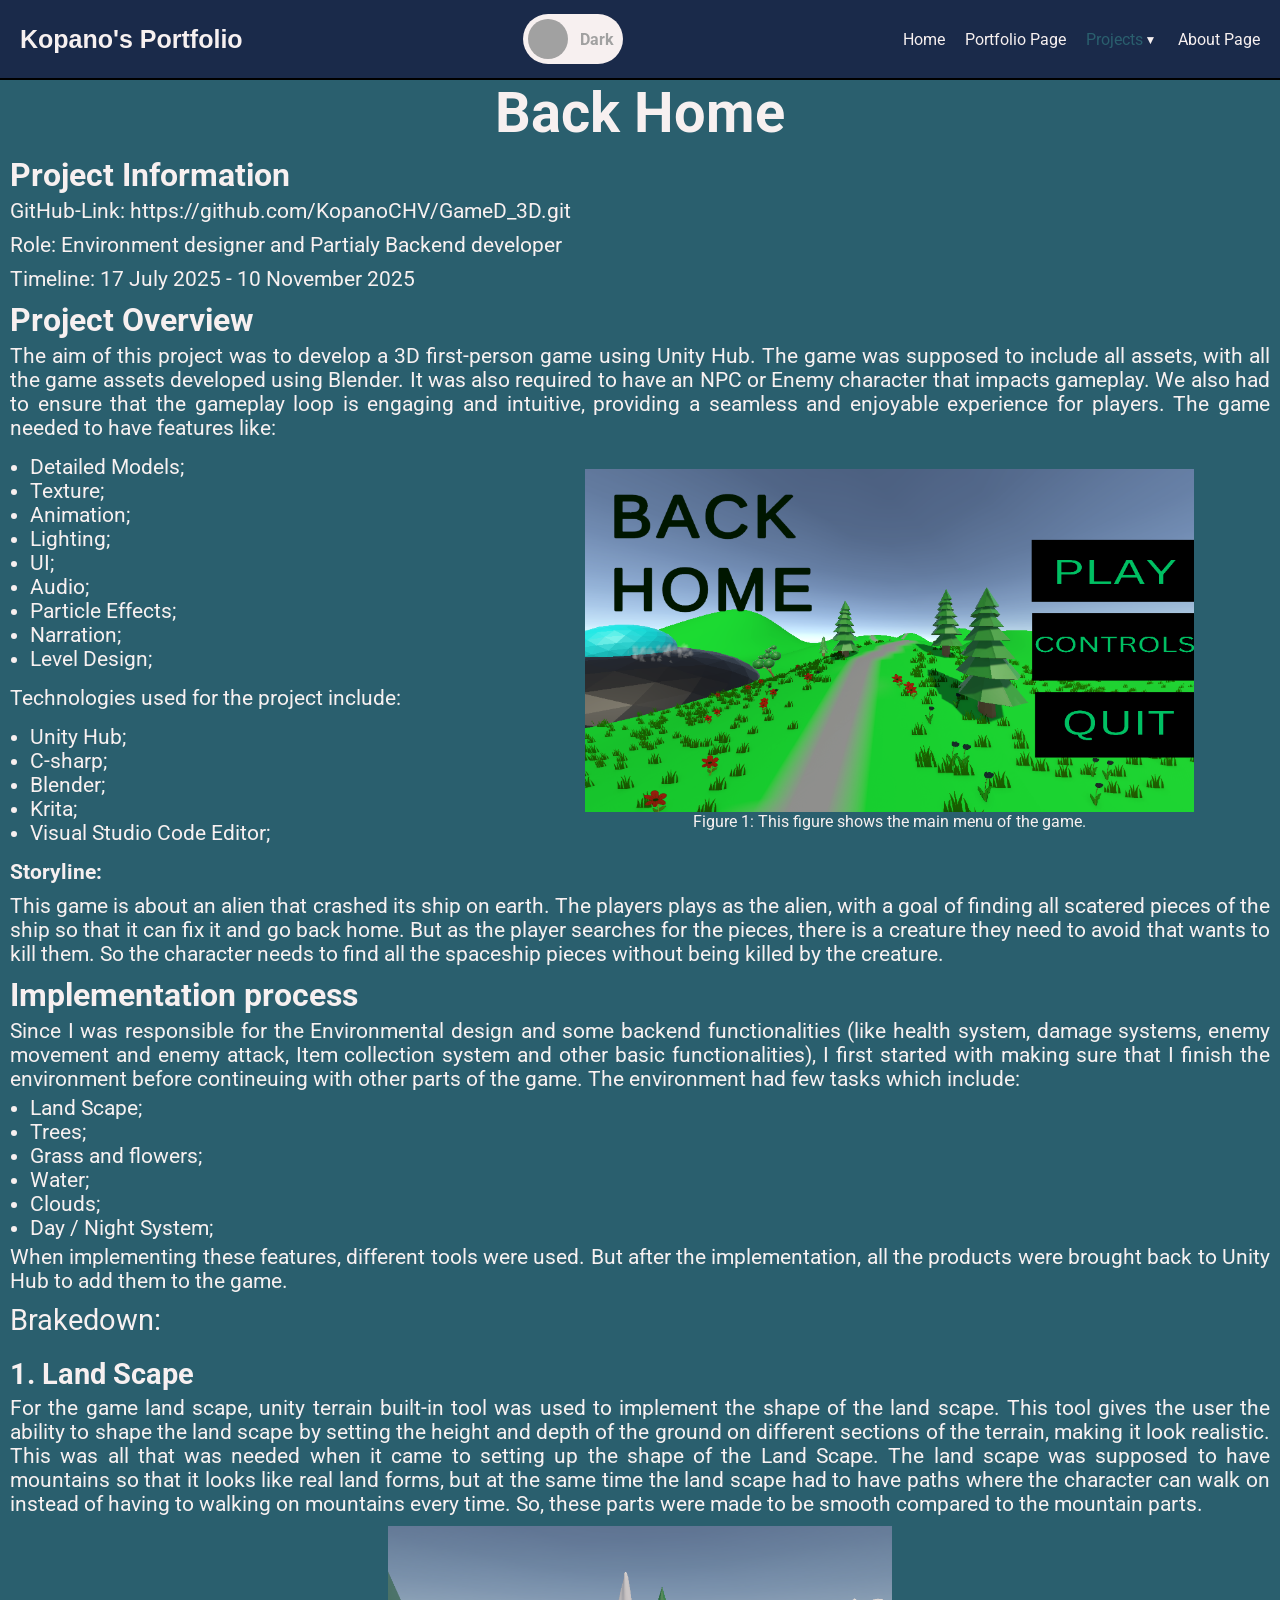
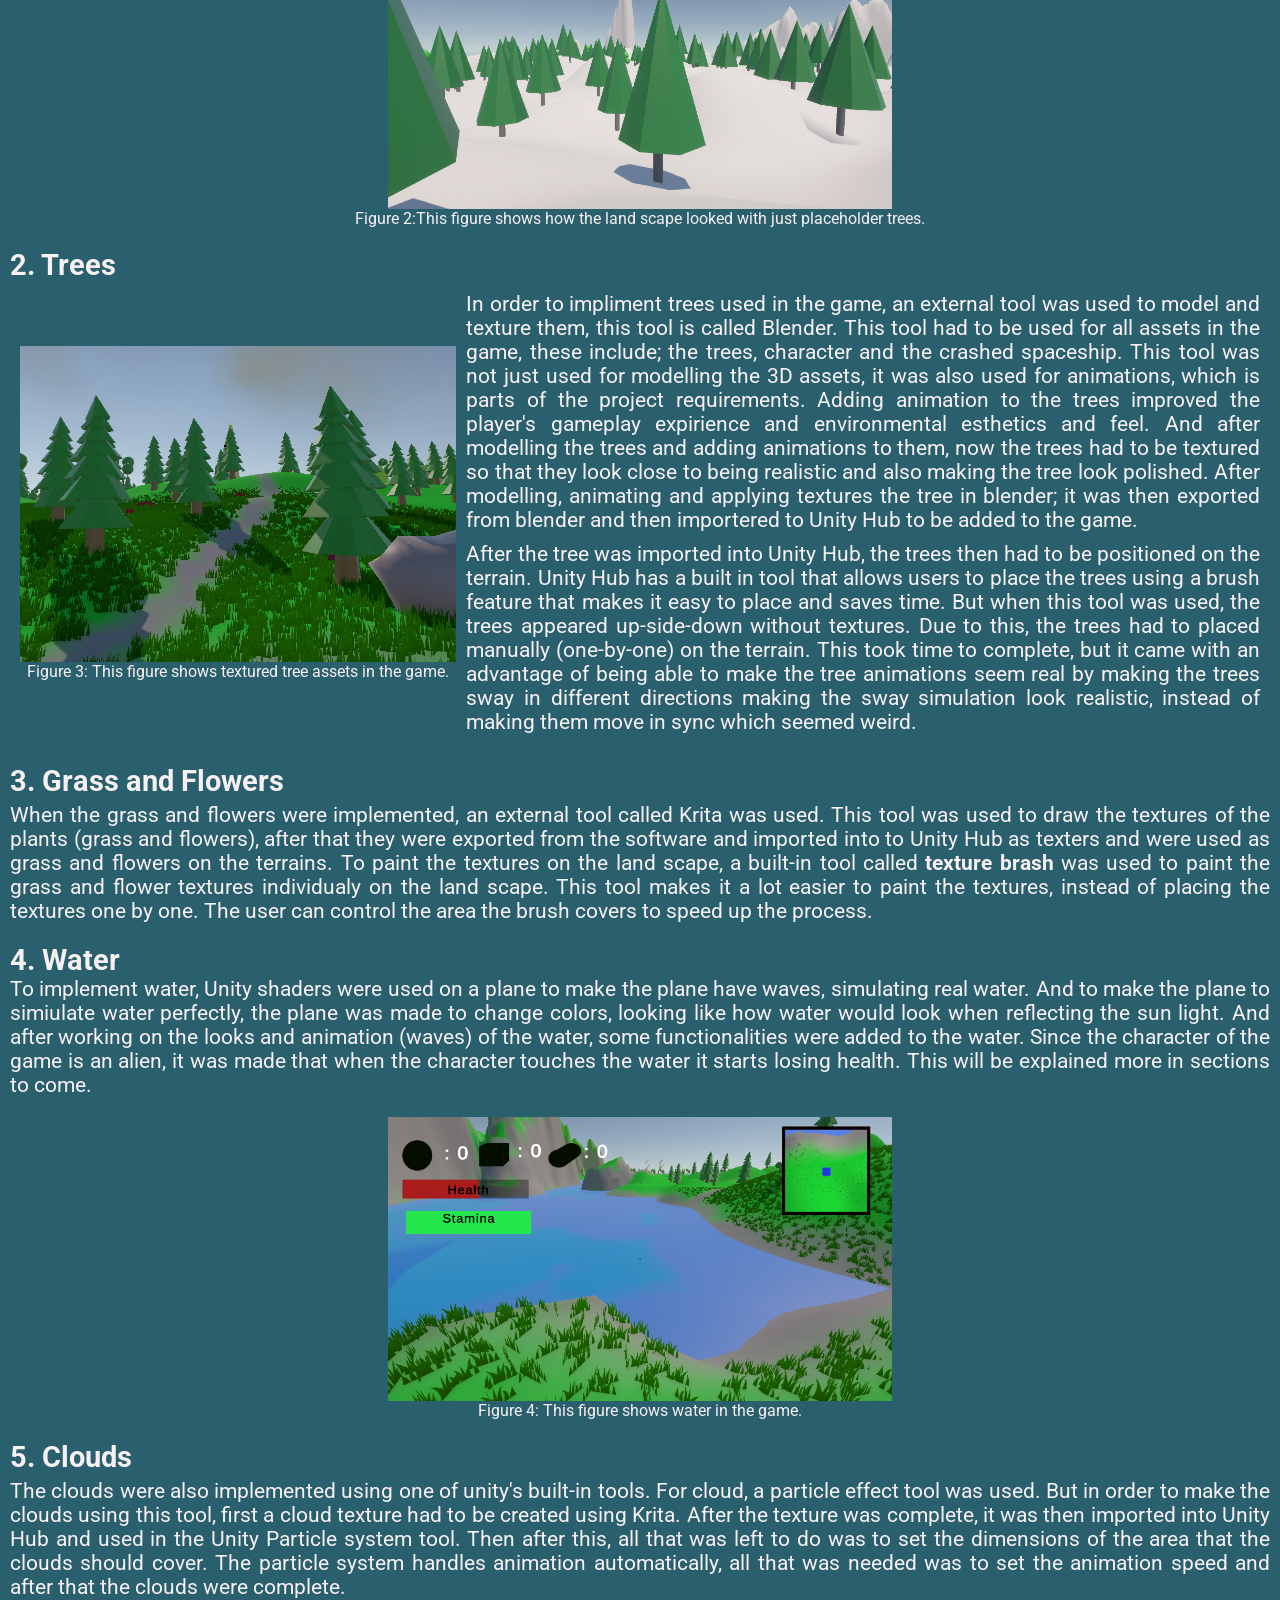
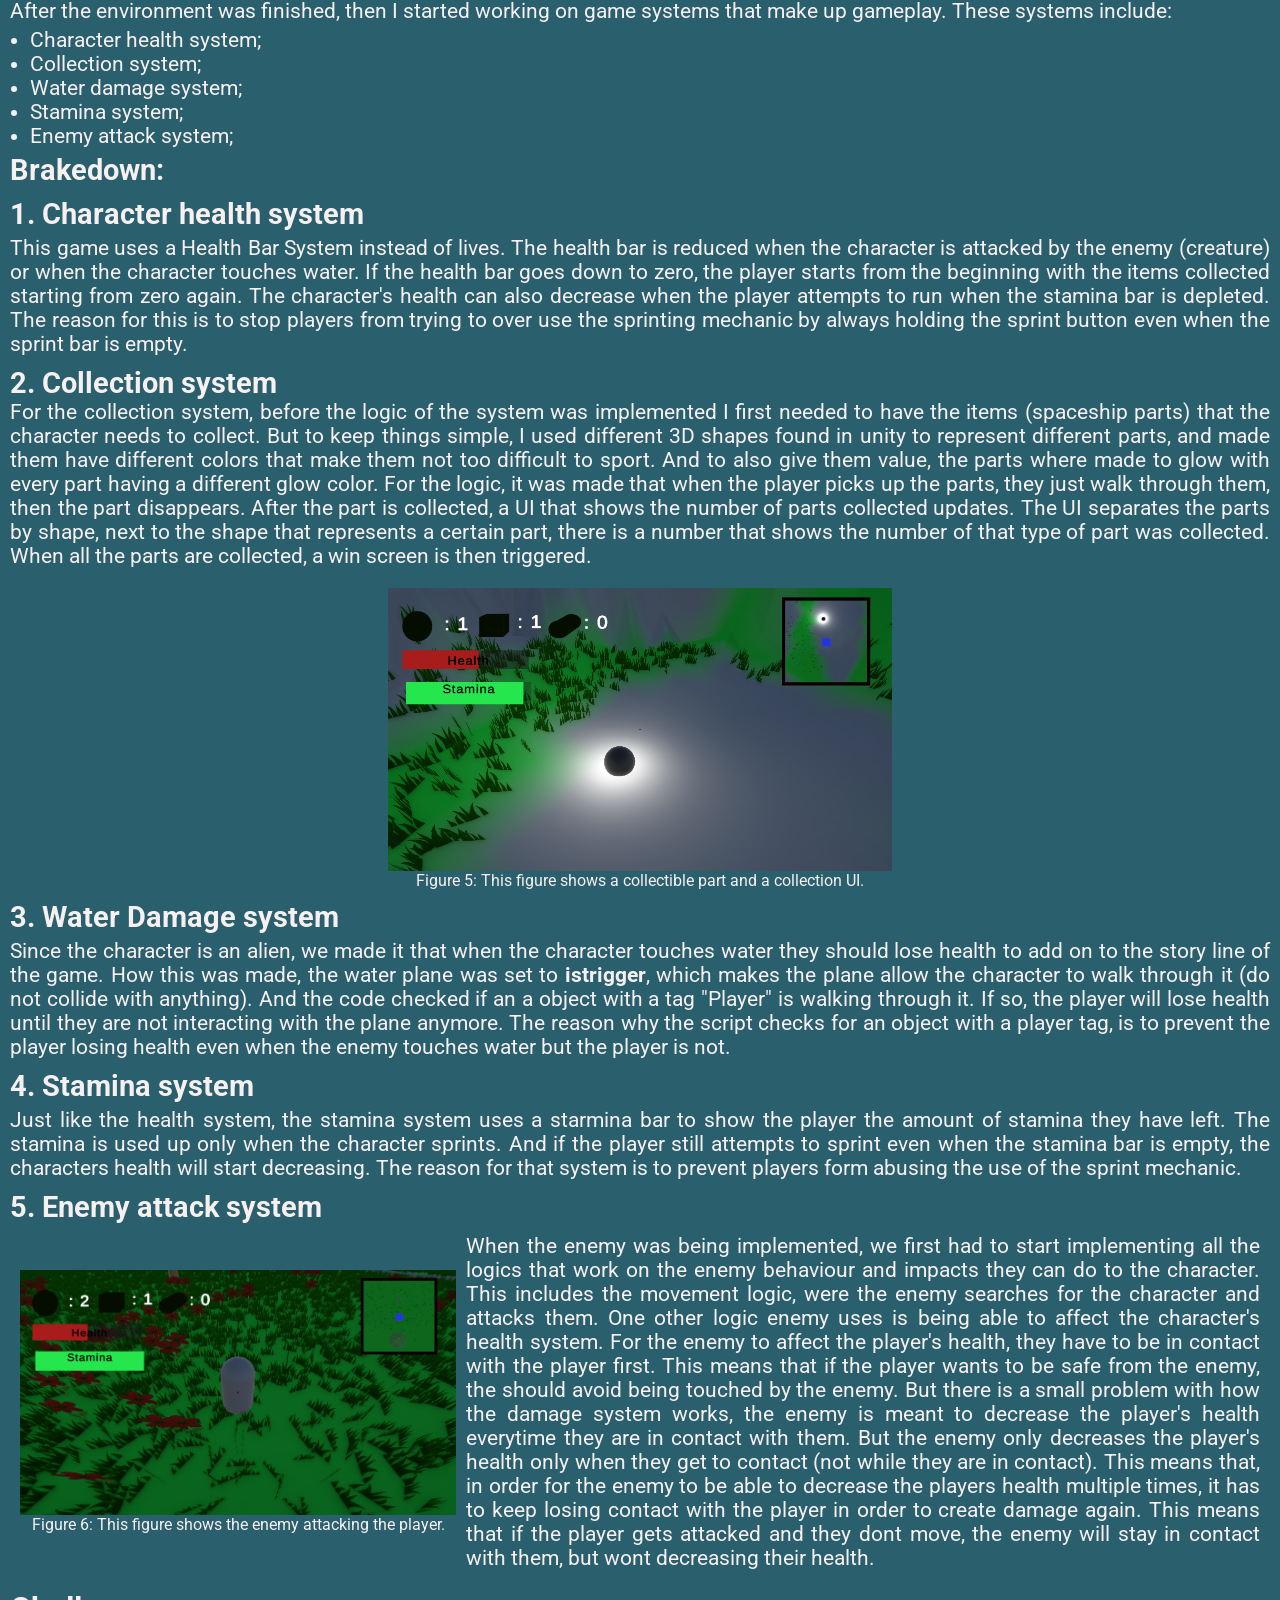
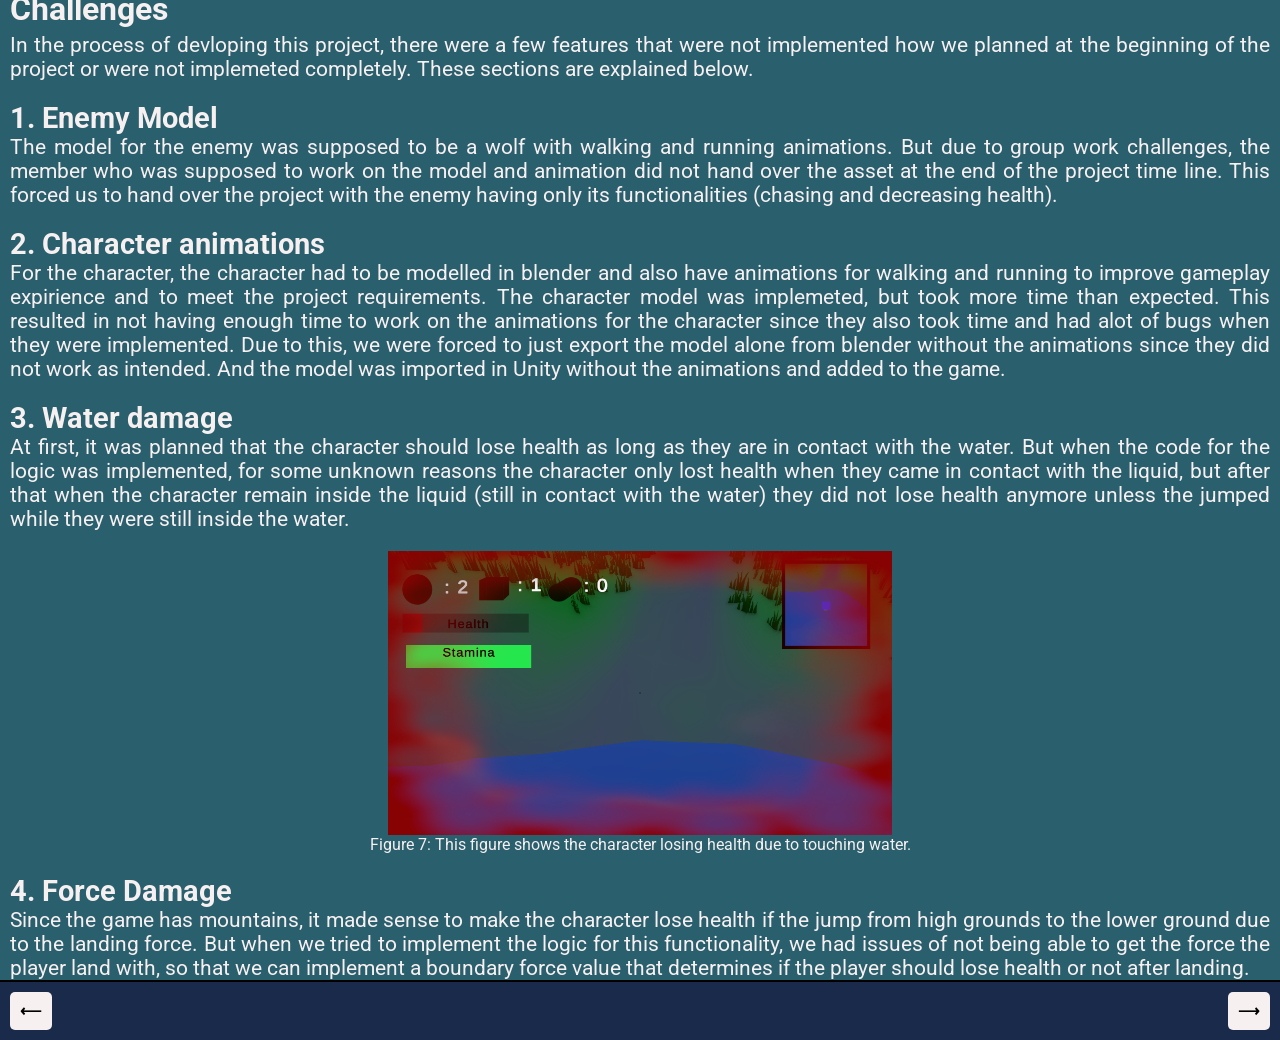
<file: Project2/Project2.html>
<!DOCTYPE html>
<html lang="en">
<head>
    <meta charset="UTF-8">
    <meta name="viewport" content="width=device-width, initial-scale=1.0">
    <title>Project 2</title>

    <!--FontStyle import-->

    <link rel="preconnect" href="https://fonts.googleapis.com">
    <link rel="preconnect" href="https://fonts.gstatic.com" crossorigin>
    <link href="https://fonts.googleapis.com/css2?family=Roboto:ital,wght@0,100..900;1,100..900&display=swap" rel="stylesheet">

    <!--JavaScript and CSS scripts import-->

    <link rel="stylesheet" href="./Project2Style.css">
    <script src="./Project2app.js" defer></script>
</head>
<body>

    <!--Load Screen-->

    <div class="page-load" id="page-load">

        <P class="loading-text">LOADING...</P>

    </div>

    <!--Header Section with Logo, Navigation and Theme toggle-->

    <header class="header-section">

        <!--Logo-->

        <div class="logo" data-tooltip="Website Logo">Kopano's Portfolio</div>

        <!--Theme switch-->

        <div class="switch-container">

            <input type="checkbox" id="switch">

            <label for="switch" class="switch" data-tooltip="Theme toggle"><p class="light">Light</p><p class="dark">Dark</p></label>

        </div>

        <!--Page Navigation-->

        <div class="navigation-container">
            <ul>

                <li><a id="home-navigation">Home</a></li>
                
                <li><a id="portfolio-navigation">Portfolio Page</a></li>

                <li class="line"><a id="projects-navigation">Projects</a><button class="arrow" id="modal-control">&#9660;</button></li>

                <li><a id="about-page-navigation">About Page</a></li>
                
            </ul>

            <div class="link-modal" id="link-modal">

                <ul>
                    <li><a id="project1">Project 1</a></li>

                    <li><a id="project2">Project 2</a></li>

                    <li><a id="project3">Project 3</a></li>

                    <li><a id="project4">Project 4</a></li>
                </ul>

            </div>

        </div>

    </header>

    <!--Page main section-->

    <main class="main-section">

        <div class="title-container">

            <h1 class="heading" data-tooltip="Project Title">Back Home</h1>

        </div>

        <Section class="project-sections">

            <h2 class="heading-1">Project Information</h2>

            <div class="project-information">

                <P class="exp-text">GitHub-Link: https://github.com/KopanoCHV/GameD_3D.git</P>

                <p class="exp-text">Role: Environment designer and Partialy Backend developer</p>

                <p class="exp-text">Timeline: 17 July 2025 - 10 November 2025</p>

            </div>

        </Section>

        <section class="project-sections">

            <h2 class="heading-1">Project Overview</h2>

            <div class="project-information">

                <p class="exp-text">The aim of this project was to develop a 3D first-person game using Unity Hub. The game was supposed to include all assets, with all the game assets developed using Blender. It was also required to have an NPC or Enemy character that impacts gameplay. We also had to ensure that the gameplay loop is engaging and intuitive, providing a seamless and enjoyable experience for players. The game needed to have features like:</p>

                <div class="points-image">
                    
                    <div class="side-points">

                        <ul class="points exp-text">

                            <li>Detailed Models;</li>
                            <li>Texture;</li>
                            <li>Animation;</li>
                            <li>Lighting;</li>
                            <li>UI;</li>
                            <li>Audio;</li>
                            <li>Particle Effects;</li>
                            <li>Narration;</li>
                            <li>Level Design;</li>

                        </ul>
                        <p class="exp-text">Technologies used for the project include:</p>

                        <ul class="points exp-text">
                            <li>Unity Hub;</li>
                            <li>C-sharp;</li>
                            <li>Blender;</li>
                            <li>Krita;</li>
                            <li>Visual Studio Code Editor;</li>
                        </ul>
                    </div>

                    <div class="menu-image-container">

                        <figure class="menu-figure">

                            <img class="menu-image" src="../Assets/Images/Back-home-menu.png" id="openModal-7" alt="Main Menu Image">

                            <figcaption class="fig-text">Figure 1: This figure shows the main menu of the game.</figcaption>

                        </figure>

                    </div>

                    <div class="modal" id="modal-7">

                        <div class="inner-modal-container">

                            <button class="closeModal" id="closeModal-7">&#10060;</button>

                            <img class="modal-inner-7" src="../Assets/Images/Back-home-menu.png" alt="Main Menu image modal">

                        </div>
                            
                    </div>

                </div> 

                <p class="exp-text">

                    <strong>Storyline:</strong>
                </p>

                <p class="exp-text">
                    This game is about an alien that crashed its ship on earth. The players plays as the alien, with a goal of finding all scatered pieces of the ship so that it can fix it and go back home. But as the player searches for the pieces, there is a creature they need to avoid that wants to kill them. So the character needs to find all the spaceship pieces without being killed by the creature.
                </p>

            </div>

        </section>

        <section class="project-sections">

            <h2 class="heading-1">Implementation process</h2>

            <div class="project-information">

                <p class="exp-text">Since I was responsible for the Environmental design and some backend functionalities (like health system, damage systems, enemy movement and enemy attack, Item collection system and other basic functionalities), I first started with making sure that I finish the environment before contineuing with other parts of the game. The environment had few tasks which include:</p>
               
            </div>

            <ul class="points exp-text">

                <li>Land Scape;</li>
                <li>Trees;</li>
                <li>Grass and flowers;</li>
                <li>Water;</li>
                <li>Clouds;</li>
                <li>Day / Night System;</li>

            </ul>

            <div class="project-information">

                <p class="exp-text">When implementing these features, different tools were used. But after the implementation, all the products were brought back to Unity Hub to add them to the game.</p>

                <p class="heading-2">Brakedown:</p>

                <section class="project-sections">

                    <h3 class="heading-2">1. Land Scape</h3>

                    <div class="image-text">

                        <div class="project-information">

                            <p class="exp-text">For the game land scape, unity terrain built-in tool was used to implement the shape of the land scape. This tool gives the user the ability to shape the land scape by setting the height and depth of the ground on different sections of the terrain, making it look realistic. This was all that was needed when it came to setting up the shape of the Land Scape. The land scape was supposed to have mountains so that it looks like real land forms, but at the same time the land scape had to have paths where the character can walk on instead of having to walking on mountains every time. So, these parts were made to be smooth compared to the mountain parts.</p>

                        </div>
                        
                        <div class="image-container">

                            <figure class="figure">

                                <img class="land-image" id="openModal" src="../Assets/Images/LandScape.png" alt="Land image">

                                <figcaption class="fig-text">Figure 2:This figure shows how the land scape looked with just placeholder trees.</figcaption>

                            </figure>

                            <div class="modal" id="modal">

                                <div class="inner-modal-container">

                                    <button class="closeModal" id="closeModal">&#10060;</button>

                                    <img class="modal-inner" src="../Assets/Images/LandScape.png" alt="Land Image modal">

                                </div>
                                            
                            </div>

                        </div>

                    </div>

                </section>

                <section class="project-sections">

                    <h3 class="heading-2">2. Trees</h3>

                    <div class="image-text-side">

                        <div class="side-image-container">

                            <figure class="tree-figure">

                                <img class="image" id="openModal-2" src="../Assets/Images/Trees.png" alt="Trees Image">

                                <figcaption class="fig-text">Figure 3: This figure shows textured tree assets in the game.</figcaption>

                            </figure>

                        </div>

                        <div class="modal" id="modal-2">

                            <div class="inner-modal-container">

                                <button class="closeModal" id="closeModal-2">&#10060;</button>

                                <img class="modal-inner-2" src="../Assets/Images/Trees.png" alt="Trees image modal">

                            </div>
                                            
                        </div>

                        <div class="next-to-image-text">

                            <p class="exp-text">In order to impliment trees used in the game, an external tool was used to model and texture them, this tool is called Blender. This tool had to be used for all assets in the game, these include; the trees, character and the crashed spaceship. This tool was not just used for modelling the 3D assets, it was also used for animations, which is parts of the project requirements. Adding animation to the trees improved the player's gameplay expirience and environmental esthetics and feel. And after modelling the trees and adding animations to them, now the trees had to be textured so that they look close to being realistic and also making the tree look polished. After modelling, animating and applying textures the tree in blender; it was then exported from blender and then importered to Unity Hub to be added to the game.</p>

                            <p class="exp-text">After the tree was imported into Unity Hub, the trees then had to be positioned on the terrain. Unity Hub has a built in tool that allows users to place the trees using a brush feature that makes it easy to place and saves time. But when this tool was used, the trees appeared up-side-down without textures. Due to this, the trees had to placed manually (one-by-one) on the terrain. This took time to complete, but it came with an advantage of being able to make the tree animations seem real by making the trees sway in different directions making the sway simulation look realistic, instead of making them move in sync which seemed weird.</p>

                        </div>

                    </div>

                </section>

                <section class="project-sections">

                    <h3 class="heading-2">3. Grass and Flowers</h3>

                    <div class="project-information">

                        <p class="exp-text">When the grass and flowers were implemented, an external tool called Krita was used. This tool was used to draw the textures of the plants (grass and flowers), after that they were exported from the software and imported into to Unity Hub as texters and were used as grass and flowers on the terrains. To paint the textures on the land scape, a built-in tool called <strong>texture brash</strong> was used to paint the grass and flower textures individualy on the land scape. This tool makes it a lot easier to paint the textures, instead of placing the textures one by one. The user can control the area the brush covers to speed up the process.</p>

                    </div>

                </section>

                <section class="project-sections">

                    <h3 class="heading-2">4. Water</h3>

                    <div class="vertical-text-image">

                        <p class="exp-text">To implement water, Unity shaders were used on a plane to make the plane have waves, simulating real water. And to make the plane to simiulate water perfectly, the plane was made to change colors, looking like how water would look when reflecting the sun light. And after working on the looks and animation (waves) of the water, some functionalities were added to the water. Since the character of the game is an alien, it was made that when the character touches the water it starts losing health. This will be explained more in sections to come.</p>

                        <figure class="water-figure">

                            <img class="vertical-image" id="openModal-3" src="../Assets/Images/Water.png" alt="Water image">

                            <figcaption class="fig-text">Figure 4: This figure shows water in the game.</figcaption>

                        </figure>
  
                    </div>

                    <div class="modal" id="modal-3">

                        <div class="inner-modal-container">

                            <button class="closeModal" id="closeModal-3">&#10060;</button>

                            <img class="modal-inner" src="../Assets/Images/Water.png" alt="Water image modal">

                        </div>
                                        
                    </div>

                </section>

                <section class="project-sections">

                    <h3 class="heading-2">5. Clouds</h3>

                    <div class="project-information">

                        <p class="exp-text">The clouds were also implemented using one of unity's built-in tools. For cloud, a particle effect tool was used. But in order to make the clouds using this tool, first a cloud texture had to be created using Krita. After the texture was complete, it was then imported into Unity Hub and used in the Unity Particle system tool. Then after this, all that was left to do was to set the dimensions of the area that the clouds should cover. The particle system handles animation automatically, all that was needed was to set the animation speed and after that the clouds were complete.</p>

                    </div>

                </section>
 
            </div>

            <p class="exp-text">
                After the environment was finished, then I started working on game systems that make up gameplay. These systems include: 
            </p>

            <ul class="points exp-text">

                <li>Character health system;</li>
                <li>Collection system;</li>
                <li>Water damage system;</li>
                <li>Stamina system;</li>
                <li>Enemy attack system;</li>

            </ul>

            <p class="heading-2"><strong>Brakedown:</strong></p>

            <section class="project-sections">

                <h3 class="heading-2">1. Character health system</h3>

                <div class="project-information">

                    <p class="exp-text">This game uses a Health Bar System instead of lives. The health bar is reduced when the character is attacked by the enemy (creature) or when the character touches water. If the health bar goes down to zero, the player starts from the beginning with the items collected starting from zero again. The character's health can also decrease when the player attempts to run when the stamina bar is depleted. The reason for this is to stop players from trying to over use the sprinting mechanic by always holding the sprint button even when the sprint bar is empty.</p>

                </div>

            </section>

            <section class="project-sections">

                <h3 class="heading-2">2. Collection system</h3>

                <div class="vertical-text-image">

                    <p class="exp-text">For the collection system, before the logic of the system was implemented I first needed to have the items (spaceship parts) that the character needs to collect. But to keep things simple, I used different 3D shapes found in unity to represent different parts, and made them have different colors that make them not too difficult to sport. And to also give them value, the parts where made to glow with every part having a different glow color. For the logic, it was made that when the player picks up the parts, they just walk through them, then the part disappears. After the part is collected, a UI that shows the number of parts collected updates. The UI separates the parts by shape, next to the shape that represents a certain part, there is a number that shows the number of that type of part was collected. When all the parts are collected, a win screen is then triggered.</p>

                    <figure class="collective-figure">

                        <img class="vertical-image" id="openModal-4" src="../Assets/Images/Collection.png" alt="Collactable Parts image">

                        <figcaption class="fig-text">Figure 5: This figure shows a collectible part and a collection UI.</figcaption>

                    </figure>

                </div>

                <div class="modal" id="modal-4">

                    <div class="inner-modal-container">

                        <button class="closeModal" id="closeModal-4">&#10060;</button>

                        <img class="modal-inner" src="../Assets/Images/Collection.png" alt="Collectable Parts image modal">

                    </div>
                                        
                </div>

            </section>

            <section class="project-sections">

                <h3 class="heading-2">3. Water Damage system</h3>

                <div class="project-information">

                    <p class="exp-text">Since the character is an alien, we made it that when the character touches water they should lose health to add on to the story line of the game. How this was made, the water plane was set to <strong>istrigger</strong>, which makes the plane allow the character to walk through it (do not collide with anything). And the code checked if an a object with a tag "Player" is walking through it. If so, the player will lose health until they are not interacting with the plane anymore. The reason why the script checks for an object with a player tag, is to prevent the player losing health even when the enemy touches water but the player is not.</p>

                </div>

            </section>

            <section class="project-sections">

                <h3 class="heading-2">4. Stamina system</h3>

                <div class="project-information">

                    <p class="exp-text">Just like the health system, the stamina system uses a starmina bar to show the player the amount of stamina they have left. The stamina is used up only when the character sprints. And if the player still attempts to sprint even when the stamina bar is empty, the characters health will start decreasing. The reason for that system is to prevent players form abusing the use of the sprint mechanic.</p>

                </div>

            </section>

            <section class="project-sections">

                <h3 class="heading-2">5. Enemy attack system</h3>

                <div class="image-text-side">

                    <div class="side-image-container">

                        <figure class="attack-figure">

                            <img class="image" id="openModal-5" src="../Assets/Images/Enemy.png" alt="Enemy attack image">

                            <figcaption class="fig-text">Figure 6: This figure shows the enemy attacking the player.</figcaption>

                        </figure>

                    </div>

                    <div class="modal" id="modal-5">

                        <div class="inner-modal-container">

                            <button class="closeModal" id="closeModal-5">&#10060;</button>

                            <img class="modal-inner" src="../Assets/Images/Enemy.png" alt="Enemy attack image modal">

                        </div>
                                            
                    </div>

                    <div class="next-to-image-text">

                        <p class="exp-text">When the enemy was being implemented, we first had to start implementing all the logics that work on the enemy behaviour and impacts they can do to the character. This includes the movement logic, were the enemy searches for the character and attacks them. One other logic enemy uses is being able to affect the character's health system. For the enemy to affect the player's health, they have to be in contact with the player first. This means that if the player wants to be safe from the enemy, the should avoid being touched by the enemy. But there is a small problem with how the damage system works, the enemy is meant to decrease the player's health everytime they are in contact with them. But the enemy only decreases the player's health only when they get to contact (not while they are in contact). This means that, in order for the enemy to be able to decrease the players health multiple times, it has to keep losing contact with the player in order to create damage again. This means that if the player gets attacked and they dont move, the enemy will stay in contact with them, but wont decreasing their health.</p>

                    </div>
                    
                </div>

            </section>

        </section>

        <section class="project-sections">

            <h2 class="heading-1">Challenges</h2>

            <div class="project-information">

                <p class="exp-text">In the process of devloping this project, there were a few features that were not implemented how we planned at the beginning of the project or were not implemeted completely. These sections are explained below.</p>

                <section class="project-sections">

                    <h3 class="heading-2">1. Enemy Model</h3>

                    <p class="exp-text">The model for the enemy was supposed to be a wolf with walking and running animations. But due to group work challenges, the member who was supposed to work on the model and animation did not hand over the asset at the end of the project time line. This forced us to hand over the project with the enemy having only its functionalities (chasing and decreasing health).</p>

                </section>

                <section class="project-sections">

                    <h3 class="heading-2">2. Character animations</h3>

                    <p class="exp-text">For the character, the character had to be modelled in blender and also have animations for walking and running to improve gameplay expirience and to meet the project requirements. The character model was implemeted, but took more time than expected. This resulted in not having enough time to work on the animations for the character since they also took time and had alot of bugs when they were implemented. Due to this, we were forced to just export the model alone from blender without the animations since they did not work as intended. And the model was imported in Unity without the animations and added to the game.</p>

                </section>

                <section class="project-sections">

                    <h3 class="heading-2">3. Water damage</h3>

                    <div class="vertical-text-image">

                        <p class="exp-text">At first, it was planned that the character should lose health as long as they are in contact with the water. But when the code for the logic was implemented, for some unknown reasons the character only lost health when they came in contact with the liquid, but after that when the character remain inside the liquid (still in contact with the water) they did not lose health anymore unless the jumped while they were still inside the water.</p>

                        <figure class="water-damage-figure">

                            <img class="vertical-image" id="openModal-6" src="../Assets/Images/Water Damage.png" alt="Water damage image">

                            <figcaption class="fig-text">Figure 7: This figure shows the character losing health due to touching water.</figcaption>
                        </figure>

                    </div>

                    <div class="modal" id="modal-6">

                        <div class="inner-modal-container">

                            <button class="closeModal" id="closeModal-6">&#10060;</button>

                            <img class="modal-inner" src="../Assets/Images/Water Damage.png" alt="Water damage image modal">

                        </div>
                                            
                    </div>

                    
                </section>

                <section class="project-sections">

                    <h3 class="heading-2">4. Force Damage</h3>

                    <p class="exp-text">Since the game has mountains, it made sense to make the character lose health if the jump from high grounds to the lower ground due to the landing force. But when we tried to implement the logic for this functionality, we had issues of not being able to get the force the player land with, so that we can implement a boundary force value that determines if the player should lose health or not after landing.</p>

                </section>

            </div>


        </section>

    </main>

    <!--Footer Section with navigation buttons-->

    <footer class="footer-section">

        <a id="previous-page-navigation"><button class="nav-buttons prev-tooltip" data-tooltip="Go to previous page">&xlarr;</button></a>

        <a class="next-page" id="next-page-navigation" ><button class="nav-buttons next-tooltip" data-tooltip="Go to next page">&xrarr;</button></a>

    </footer>
</body>
</html>
</file>
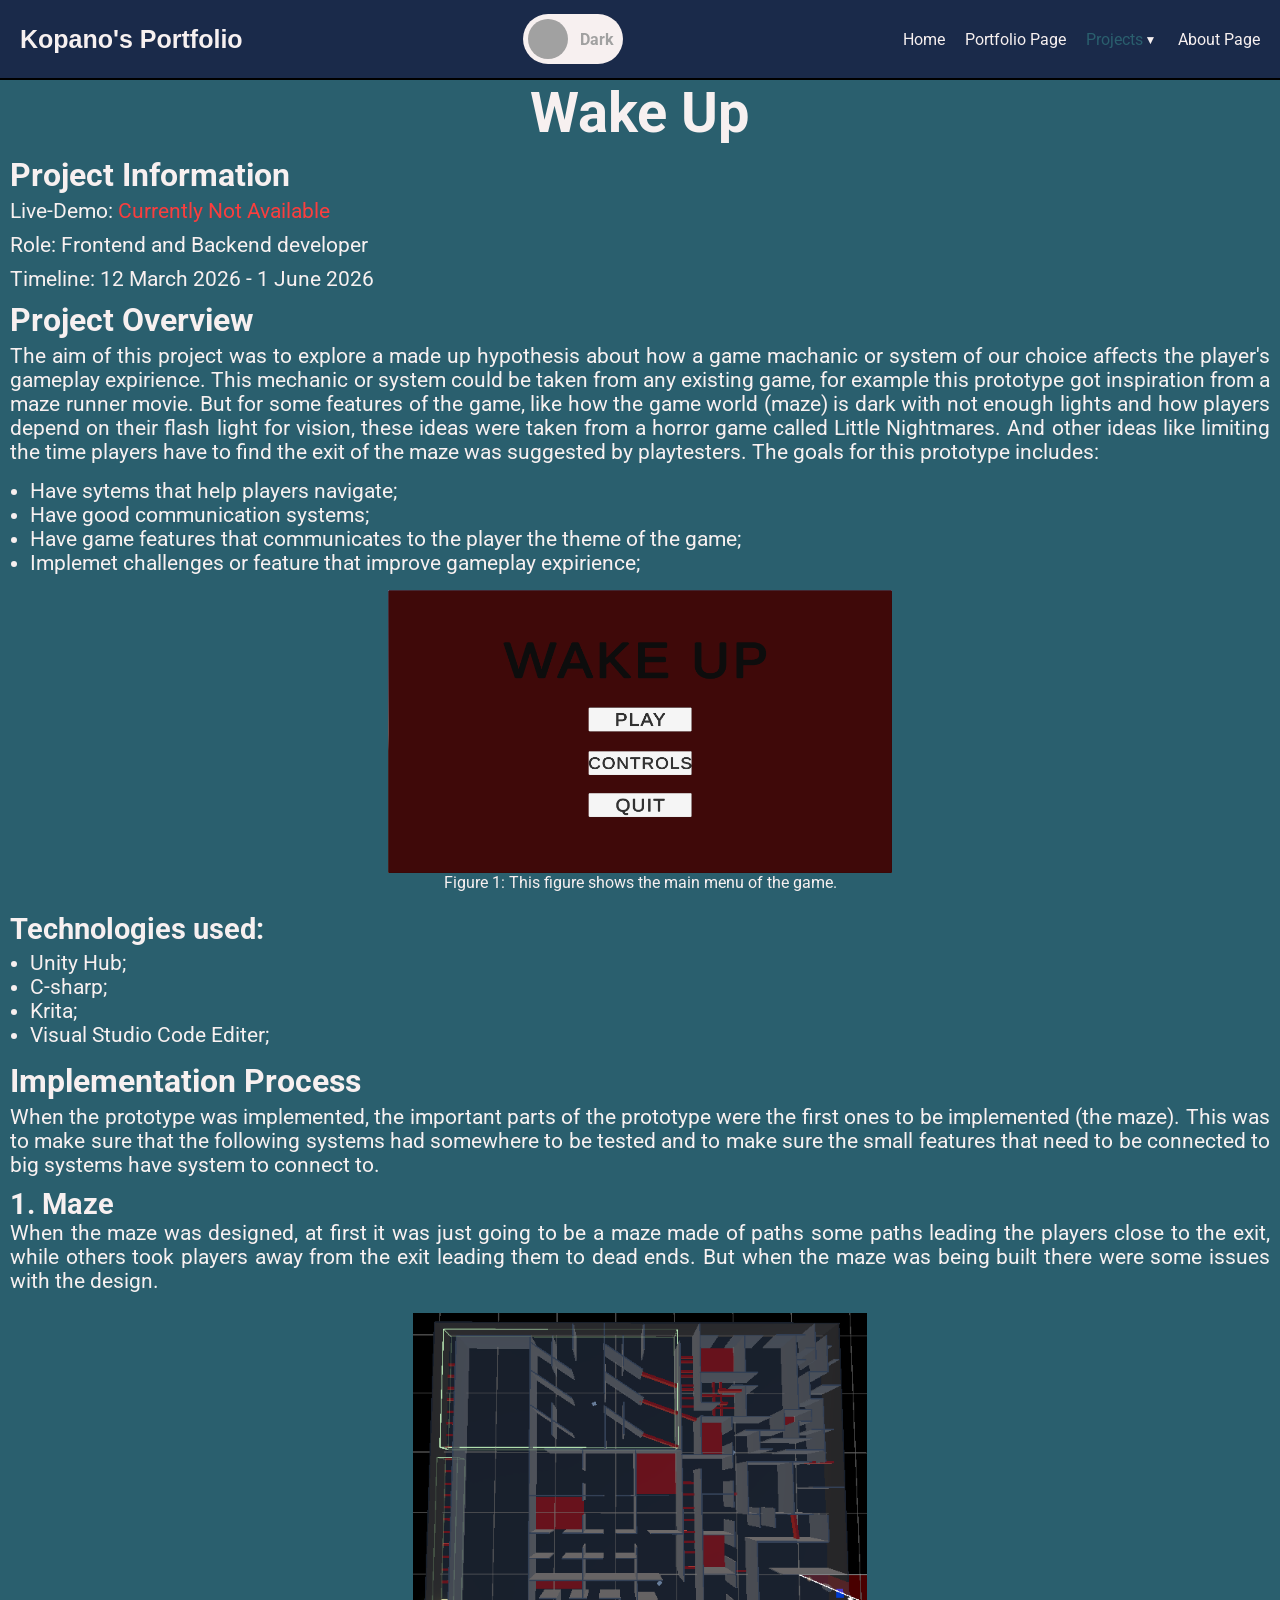
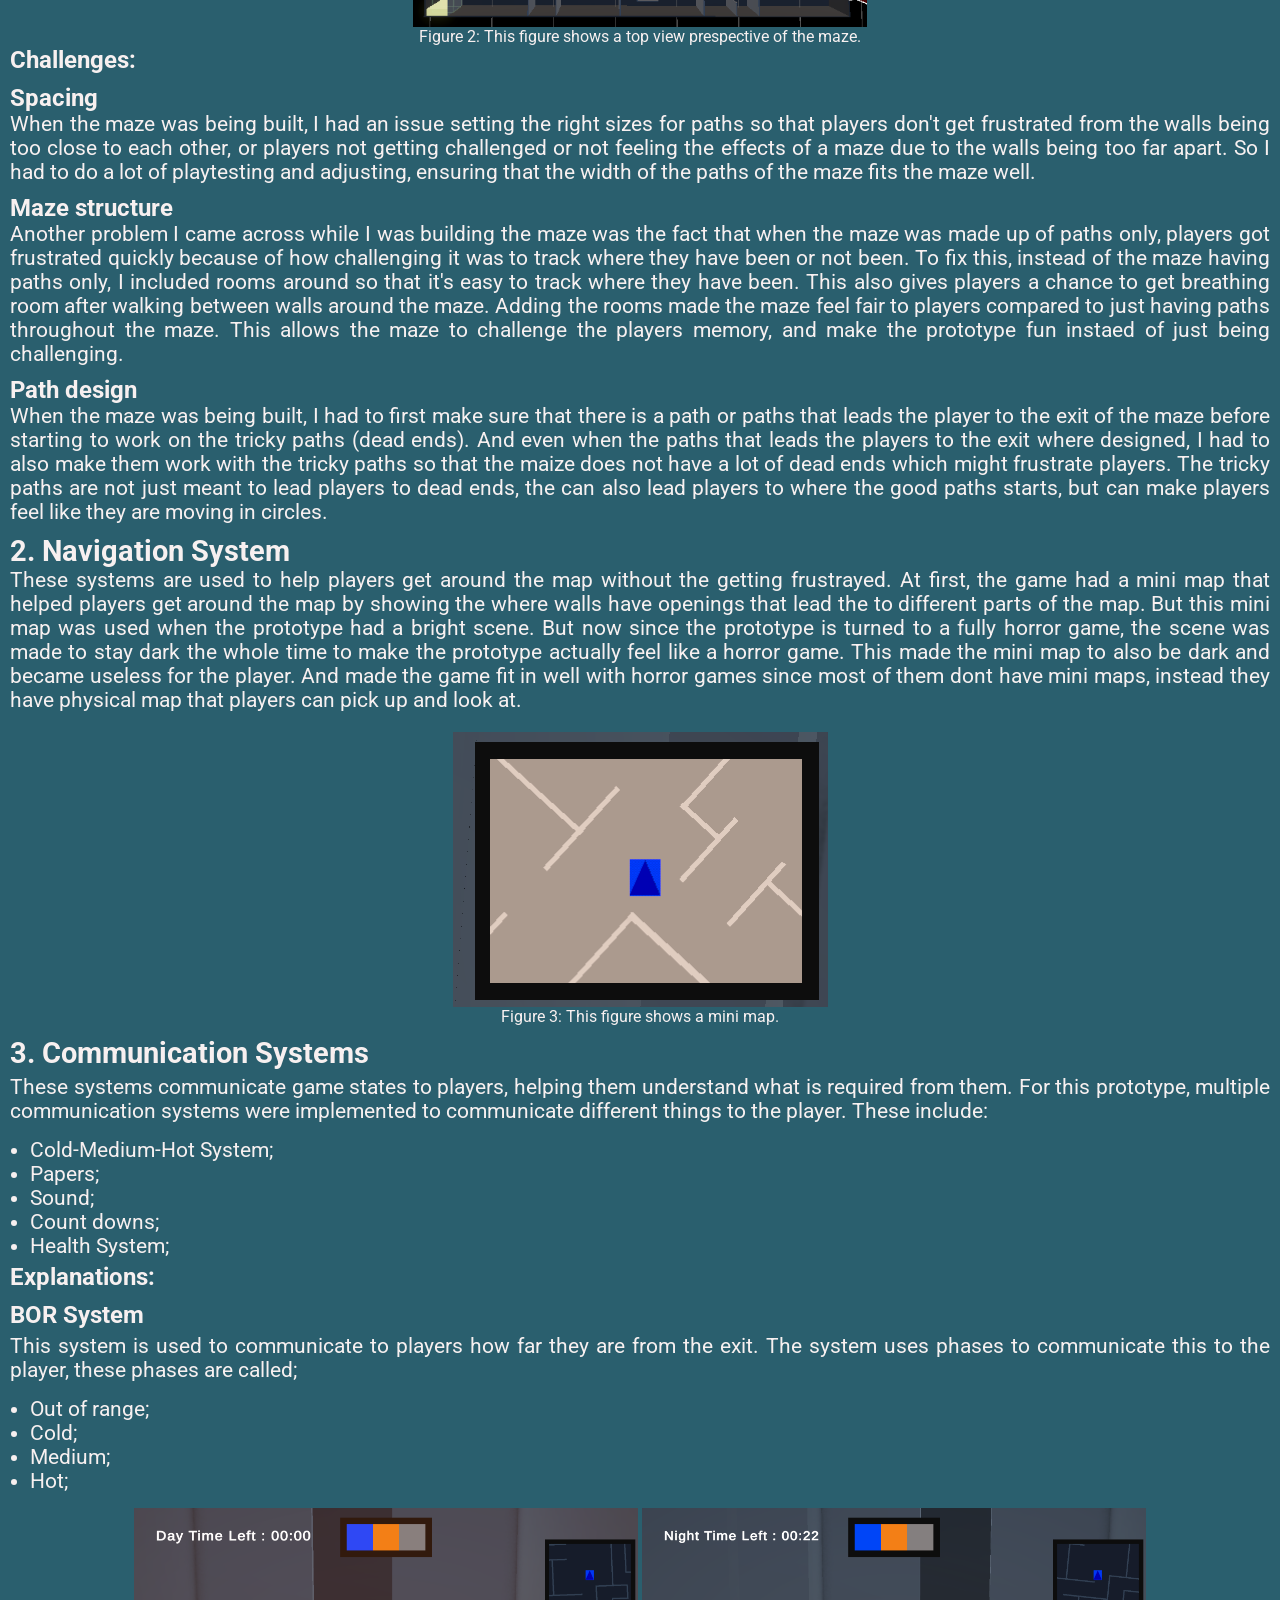
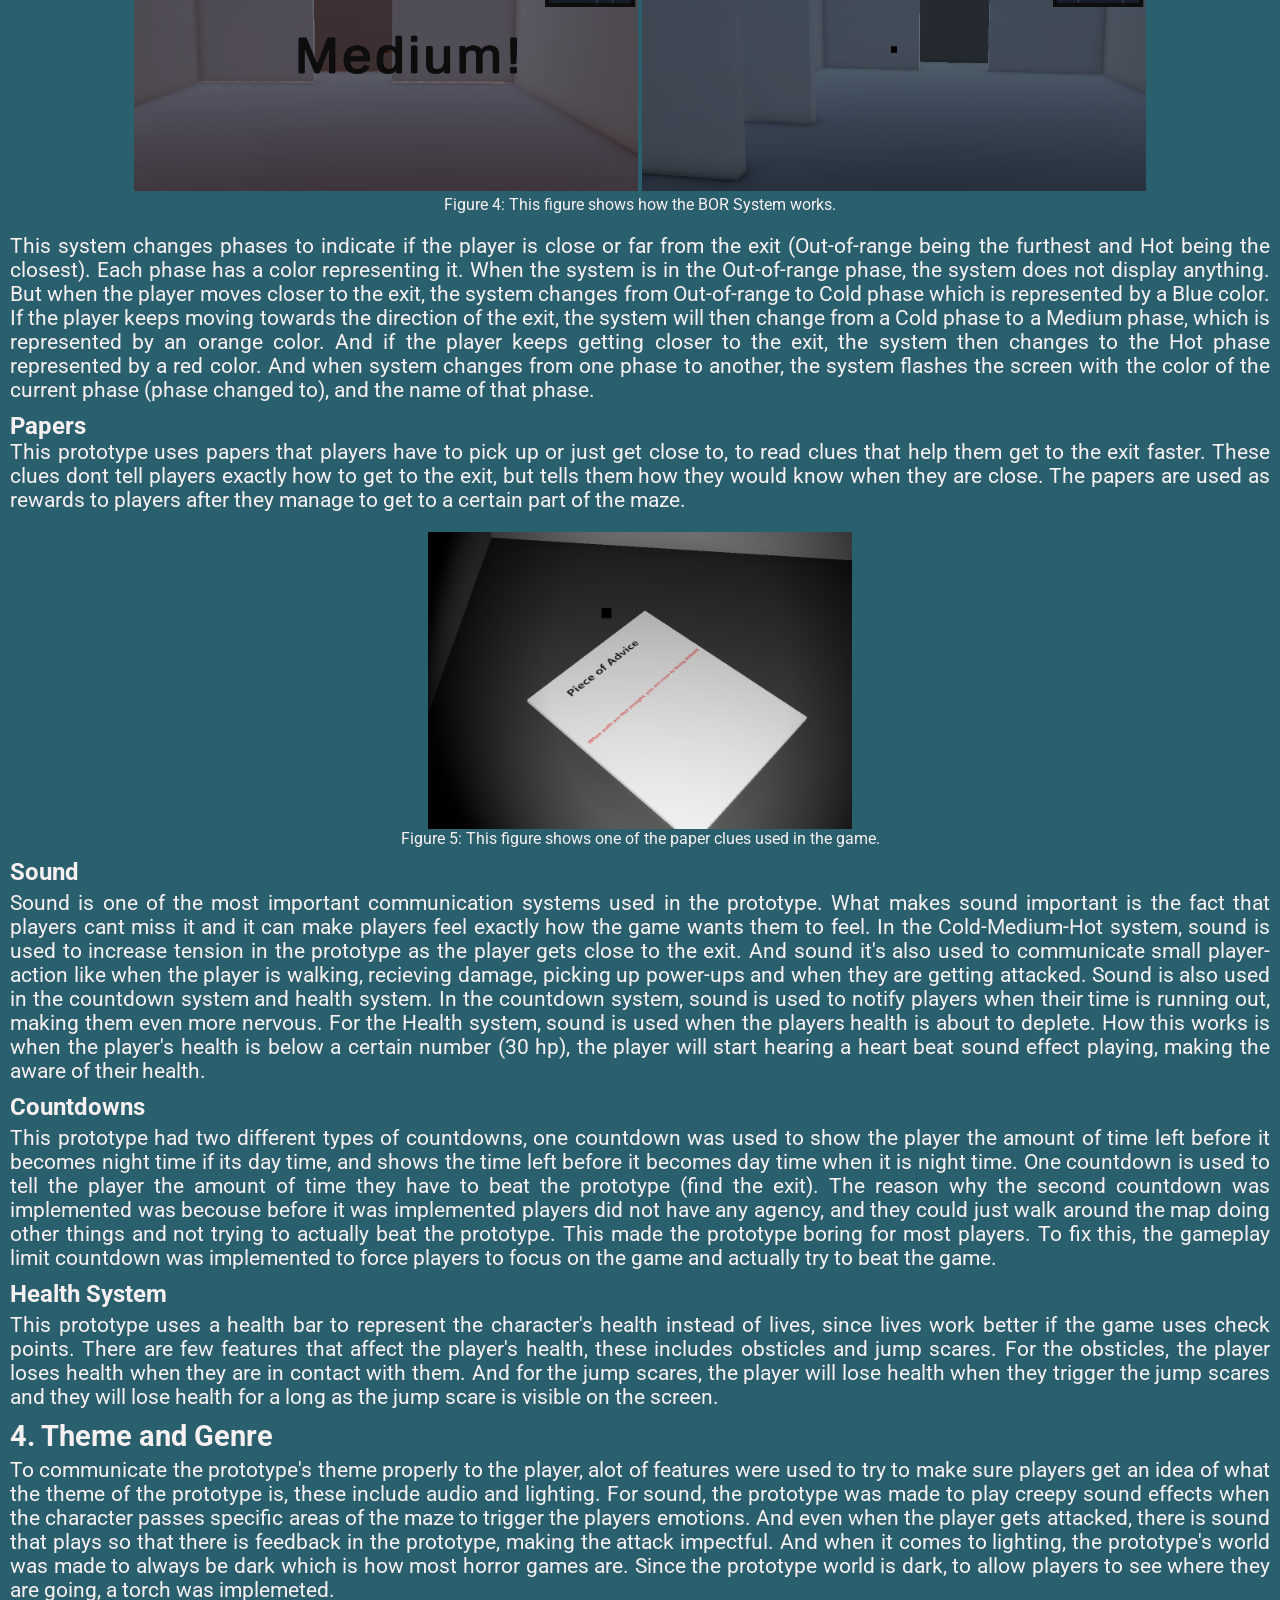
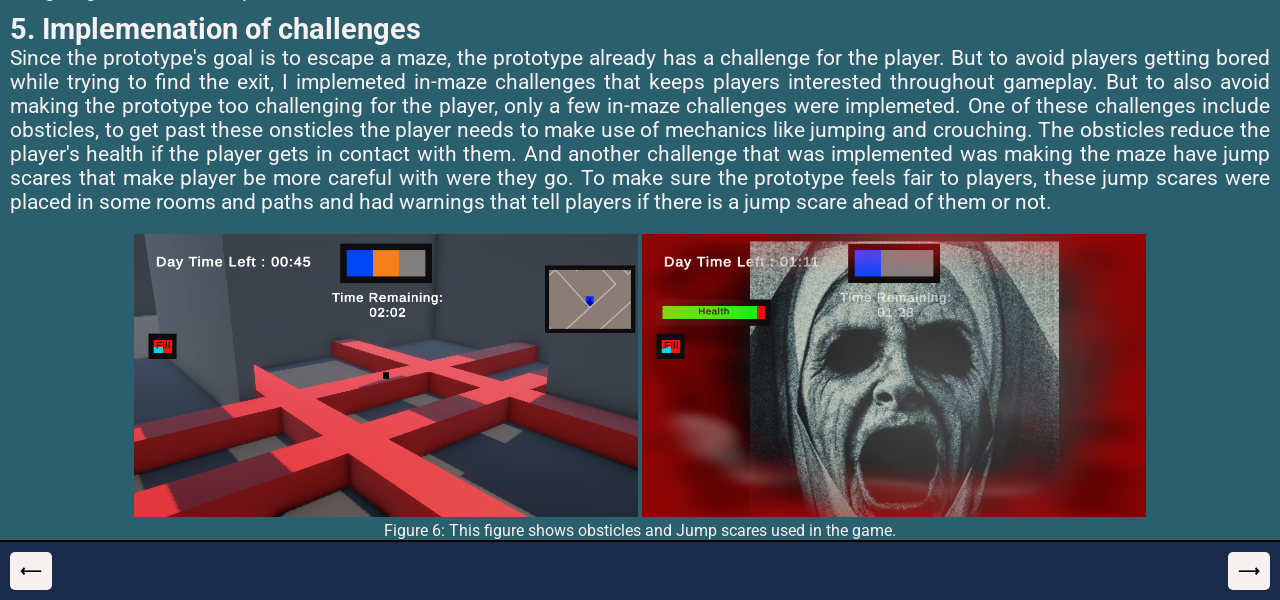
<file: Project3/Project3.html>
<!DOCTYPE html>
<html lang="en">
<head>
    <meta charset="UTF-8">
    <meta name="viewport" content="width=device-width, initial-scale=1.0">
    <title>Project 3</title>

    <!--FontStyle import-->

    <link rel="preconnect" href="https://fonts.googleapis.com">
    <link rel="preconnect" href="https://fonts.gstatic.com" crossorigin>
    <link href="https://fonts.googleapis.com/css2?family=Roboto:ital,wght@0,100..900;1,100..900&display=swap" rel="stylesheet">

    <!--JavaScript and CSS scripts import-->

    <link rel="stylesheet" href="./Project3Style.css">
    <script src="./Project3app.js" defer></script>

</head>
<body>

   <!--Loading Screen-->

    <div class="page-load" id="page-load">

        <P class="loading-text">LOADING...</P>

    </div>

    <!--Header Section with Logo, Navigation and Theme switch-->

    <header class="header-section">

        <!--Logo-->

        <div class="logo" data-tooltip="Website Logo">Kopano's Portfolio</div>

        <!--Theme switch-->

        <div class="switch-container">

            <input type="checkbox" id="switch">

            <label for="switch" class="switch" data-tooltip="Theme toggle"><p class="light">Light</p><p class="dark">Dark</p></label>

        </div>

        <!--Page Navigations-->

        <div class="navigation-container">
            <ul>

                <li><a id="home-navigation">Home</a></li>
                
                <li><a id="portfolio-navigation">Portfolio Page</a></li>

                <li class="line"><a id="projects-navigation">Projects</a><button class="arrow" id="modal-control">&#9660;</button></li>

                <li><a id="about-page-navigation">About Page</a></li>
                
            </ul>

            <div class="link-modal" id="link-modal">

                <ul>
                    <li><a id="project1">Project 1</a></li>

                    <li><a id="project2">Project 2</a></li>

                    <li><a id="project3">Project 3</a></li>

                    <li><a id="project4">Project 4</a></li>
                </ul>

            </div>

        </div>

    </header>

    <!--Main Section-->

    <main class="main-section">

        <div class="title-container">

            <h1 class="heading" data-tooltip="Project Title">Wake Up</h1>

        </div>

        <Section class="project-sections">

            <h2 class="heading-1">Project Information</h2>

            <div class="project-information">

                <P class="exp-text">Live-Demo: <span class="alert">Currently Not Available</span></P>

                <p class="exp-text">Role: Frontend and Backend developer</p>

                <p class="exp-text">Timeline: 12 March 2026 - 1 June 2026</p>

            </div>

        </Section>

        <section class="project-sections">

            <h2 class="heading-1">Project Overview</h2>

            <div class="project-information">

                <p class="exp-text">The aim of this project was to explore a made up hypothesis about how a game machanic or system of our choice affects the player's gameplay expirience. This mechanic or system could be taken from any existing game, for example this prototype got inspiration from a maze runner movie. But for some features of the game, like how the game world (maze) is dark with not enough lights and how players depend on their flash light for vision, these ideas were taken from a horror game called Little Nightmares. And other ideas like limiting the time players have to find the exit of the maze was suggested by playtesters. The goals for this prototype includes:</p>

                <ul class="points exp-text">

                    <li>Have sytems that help players navigate;</li>
                    <li>Have good communication systems;</li>
                    <li>Have game features that communicates to the player the theme of the game;</li>
                    <li>Implemet challenges or feature that improve gameplay expirience;</li>

                </ul>

                <div class="menu-image-container">

                    <figure class="menu-figure">

                        <img class="menu-image" src="../Assets/Images/WakeUp-Menu.png" id="openModal-8" alt="Menu image">

                        <figcaption class="fig-text">Figure 1: This figure shows the main menu of the game.</figcaption>

                    </figure>

                </div>

                <div class="modal" id="modal-8">

                    <div class="inner-modal-container">

                        <button class="closeModal" id="closeModal-8">&#10060;</button>

                        <img class="modal-inner-8" src="../Assets/Images/WakeUp-Menu.png" alt="Menu image modal">

                    </div>
                                            
                </div>

                <section class="project-sections">

                    <h3 class="heading-2">Technologies used:</h3>

                    <ul class="points exp-text">

                        <li>Unity Hub;</li>
                        <li>C-sharp;</li>
                        <li>Krita;</li>
                        <li>Visual Studio Code Editer;</li>

                    </ul>

                </section>

            </div>

        </section>

        <section class="project-sections">

            <h2 class="heading-1">Implementation Process</h2>

            <div class="project-information">

                <p class="exp-text">When the prototype was implemented, the important parts of the prototype were the first ones to be implemented (the maze). This was to make sure that the following systems had somewhere to be tested and to make sure the small features that need to be connected to big systems have system to connect to.</p>
            </div>

            <section class="project-sections">

                <h3 class="heading-2">1. Maze</h3>

                <div class="vertical-text-image">

                    <p class="exp-text">When the maze was designed, at first it was just going to be a maze made of paths some paths leading the players close to the exit, while others took players away from the exit leading them to dead ends. But when the maze was being built there were some issues with the design.</p>

                    <figure class="maze-figure">

                        <img class="vertical-image" id="openModal" src="../Assets/Images/Maze structure.png" alt="Maze image">

                        <figcaption class="fig-text">Figure 2: This figure shows a top view prespective of the maze.</figcaption>

                    </figure>

                </div>

                <div class="modal" id="modal">

                    <div class="inner-modal-container">

                        <button class="closeModal" id="closeModal">&#10060;</button>

                        <img class="modal-inner" src="../Assets/Images/Maze structure.png" alt="Maze image modal">

                    </div>
                                            
                </div>

                <p class="heading-3"><strong>Challenges:</strong></p>

                <section class="project-sections">

                    <h4 class="heading-3">Spacing</h4>

                    <p class="exp-text">When the maze was being built, I had an issue setting the right sizes for paths so that players don't get frustrated from the walls being too close to each other, or players not getting challenged or not feeling the effects of a maze due to the walls being too far apart. So I had to do a lot of playtesting and adjusting, ensuring that the width of the paths of the maze fits the maze well.</p>

                </section>

                <section class="project-sections">

                    <h4 class="heading-3">Maze structure</h4>

                    <p class="exp-text">Another problem I came across while I was building the maze was the fact that when the maze was made up of paths only, players got frustrated quickly because of how challenging it was to track where they have been or not been. To fix this, instead of the maze having paths only, I included rooms around so that it's easy to track where they have been. This also gives players a chance to get breathing room after walking between walls around the maze. Adding the rooms made the maze feel fair to players compared to just having paths throughout the maze. This allows the maze to challenge the players memory, and make the prototype fun instaed of just being challenging.</p>

                </section>

                <section class="project-sections">

                    <h4 class="heading-3">Path design</h4>

                    <p class="exp-text">When the maze was being built, I had to first make sure that there is a path or paths that leads the player to the exit of the maze before starting to work on the tricky paths (dead ends). And even when the paths that leads the players to the exit where designed, I had to also make them work with the tricky paths so that the maize does not have a lot of dead ends which might frustrate players. The tricky paths are not just meant to lead players to dead ends, the can also lead players to where the good paths starts, but can make players feel like they are moving in circles.</p>

                </section>

            </section>

            <section class="project-sections">

                <h3 class="heading-2">2. Navigation System</h3>

                <div class="vertical-text-image">

                    <p class="exp-text">These systems are used to help players get around the map without the getting frustrayed. At first, the game had a mini map that helped players get around the map by showing the where walls have openings that lead the to different parts of the map. But this mini map was used when the prototype had a bright scene. But now since the prototype is turned to a fully horror game, the scene was made to stay dark the whole time to make the prototype actually feel like a horror game. This made the mini map to also be dark and became useless for the player. And made the game fit in well with horror games since most of them dont have mini maps, instead they have physical map that players can pick up and look at.</p>

                    <figure class="mini-map-figure">

                        <img class="mini-map" src="../Assets/Images/MiniMap.png" id="openModal-2" alt="Mini map image">

                        <figcaption class="fig-text">Figure 3: This figure shows a mini map.</figcaption>

                    </figure>

                </div>

                <div class="modal" id="modal-2">

                    <div class="inner-modal-container">

                        <button class="closeModal" id="closeModal-2">&#10060;</button>

                        <img class="modal-inner-2" src="../Assets/Images/MiniMap.png" alt="Mini map image modal">

                    </div>
                                            
                </div>

            </section>

            <section class="project-sections">

                <h3 class="heading-2">3. Communication Systems</h3>

                <div class="project-information">

                    <p class="exp-text">These systems communicate game states to players, helping them understand what is required from them. For this prototype, multiple communication systems were implemented to communicate different things to the player. These include:</p>

                    <ul class="points exp-text">

                        <li>Cold-Medium-Hot System;</li>
                        <li>Papers;</li>
                        <li>Sound;</li>
                        <li>Count downs;</li>
                        <li>Health System;</li>
            
                    </ul>
                                    
                </div>

                <p class="heading-3"><strong>Explanations:</strong></p>

                <section class="project-sections">

                    <h4 class="heading-3">BOR System</h4>

                    <div class="project-information">

                        <p class="exp-text">This system is used to communicate to players how far they are from the exit. The system uses phases to communicate this to the player, these phases are called;</p>

                        <ul class="points exp-text">

                            <li>Out of range;</li>
                            <li>Cold;</li>
                            <li>Medium;</li>
                            <li>Hot;</li>

                        </ul>

                        <div class="vertical-text-image">

                            <div class="double-images">

                                <figure class="BOR-figure">

                                    <img class="vertical-image" id="openModal-3" src="../Assets/Images/BOR Flash.png" alt="BOR flash image">

                                    <img class="vertical-image" id="openModal-4" src="../Assets/Images/BOR.png" alt="BOR image">

                                    <figcaption class="fig-text">Figure 4: This figure shows how the BOR System works.</figcaption>

                                </figure>

                            </div>
                            
                            <div class="modal" id="modal-3">

                                <div class="inner-modal-container">

                                    <button class="closeModal" id="closeModal-3">&#10060;</button>

                                    <img class="modal-inner-3" src="../Assets/Images/BOR Flash.png" alt="BOR flash image modal">

                                </div>
                                                        
                            </div>

                            <div class="modal" id="modal-4">

                                <div class="inner-modal-container">

                                    <button class="closeModal" id="closeModal-4">&#10060;</button>

                                    <img class="modal-inner-4" src="../Assets/Images/BOR.png" alt="BOR image modal">

                                </div>
                                                        
                            </div>

                            <p class="exp-text">This system changes phases to indicate if the player is close or far from the exit (Out-of-range being the furthest and Hot being the closest). Each phase has a color representing it. When the system is in the Out-of-range phase, the system does not display anything. But when the player moves closer to the exit, the system changes from Out-of-range to Cold phase which is represented by a Blue color. If the player keeps moving towards the direction of the exit, the system will then change from a Cold phase to a Medium phase, which is represented by an orange color. And if the player keeps getting closer to the exit, the system then changes to the Hot phase represented by a red color. And when system changes from one phase to another, the system flashes the screen with the color of the current phase (phase changed to), and the name of that phase.</p>

                        </div>

                    </div>

                </section>

                <section class="project-sections">

                    <h4 class="heading-3">Papers</h4>

                    <div class="vertical-text-image">

                        <p class="exp-text">This prototype uses papers that players have to pick up or just get close to, to read clues that help them get to the exit faster. These clues dont tell players exactly how to get  to the exit, but tells them how they would know when they are close. The papers are used as rewards to players after they manage to get to a certain part of the maze.</p>

                        <figure class="paper-figure">

                            <img class="vertical-image" id="openModal-5" src="../Assets/Images/Horror1.png" alt="Paper image">

                            <figcaption class="fig-text">Figure 5: This figure shows one of the paper clues used in the game.</figcaption>

                        </figure>

                    </div>

                    <div class="modal" id="modal-5">

                        <div class="inner-modal-container">

                            <button class="closeModal" id="closeModal-5">&#10060;</button>

                            <img class="modal-inner-5" src="../Assets/Images/Horror1.png" alt="Paper image modal">

                        </div>
                                                
                    </div>

                </section>

                <section class="project-sections">

                    <h4 class="heading-3">Sound</h4>

                    <div class="project-information">

                        <p class="exp-text">Sound is one of the most important communication systems used in the prototype. What makes sound important is the fact that players cant miss it and it can make players feel exactly how the game wants them to feel. In the Cold-Medium-Hot system, sound is used to increase tension in the prototype as the player gets close to the exit. And sound it's also used to communicate small player-action like when the player is walking, recieving damage, picking up power-ups and when they are getting attacked. Sound is also used in the countdown system and health system. In the countdown system, sound is used to notify players when their time is running out, making them even more nervous. For the Health system, sound is used when the players health is about to deplete. How this works is when the player's health is below a certain number (30 hp), the player will start hearing a heart beat sound effect playing, making the aware of their health.</p>
                
                    </div>

                </section>

                <section class="project-sections">

                    <h4 class="heading-3">Countdowns</h4>

                    <div class="project-information">

                        <p class="exp-text">This prototype had two different types of countdowns, one countdown was used to show the player the amount of time left before it becomes night time if its day time, and shows the time left before it becomes day time when it is night time. One countdown is used to tell the player the amount of time they have to beat the prototype (find the exit). The reason why the second countdown was implemented was becouse before it was implemented players did not have any agency, and they could just walk around the map doing other things and not trying to actually beat the prototype. This made the prototype boring for most players. To fix this, the gameplay limit countdown was implemented to force players to focus on the game and actually try to beat the game.</p>
                
                    </div>

                </section>

                <section class="project-sections">

                    <h4 class="heading-3">Health System</h4>

                    <div class="project-information">

                        <p class="exp-text">This prototype uses a health bar to represent the character's health instead of lives, since lives work better if the game uses check points. There are few features that affect the player's health, these includes obsticles and jump scares. For the obsticles, the player loses health when they are in contact with them. And for the jump scares, the player will lose health when they trigger the jump scares and they will lose health for a long as the jump scare is visible on the screen.</p>                   
                
                    </div>

                </section>

            </section>

            <section class="project-sections">

                <h3 class="heading-2">4. Theme and Genre</h3>

                <div class="project-information">

                    <p class="exp-text">To communicate the prototype's theme properly to the player, alot of features were used to try to make sure players get an idea of what the theme of the prototype is, these include audio and lighting. For sound, the prototype was made to play creepy sound effects when the character passes specific areas of the maze to trigger the players emotions. And even when the player gets attacked, there is sound that plays so that there is feedback in the prototype, making the attack impectful. And when it comes to lighting, the prototype's world was made to always be dark which is how most horror games are. Since the prototype world is dark, to allow players to see where they are going, a torch was implemeted.</p>

                </div>

            </section>

            <section class="project-sections">

                <h3 class="heading-2">5. Implemenation of challenges</h3>

                <div class="vertical-text-image">

                    <p class="exp-text">Since the prototype's goal is to escape a maze, the prototype already has a challenge for the player. But to avoid players getting bored while trying to find the exit, I implemeted in-maze challenges that keeps players interested throughout gameplay. But to also avoid making the prototype too challenging for the player, only a few in-maze challenges were implemeted. One of these challenges include obsticles, to get past these onsticles the player needs to make use of mechanics like jumping and crouching. The obsticles reduce the player's health if the player gets in contact with them. And another challenge that was implemented was making the maze have jump scares that make player be more careful with were they go. To make sure the prototype feels fair to players, these jump scares were placed in some rooms and paths and had warnings that tell players if there is a jump scare ahead of them or not.</p>

                    <div class="double-images">

                        <figure class="challenges-figure">
                            
                            <img class="vertical-image" id="openModal-6" src="../Assets/Images/Obsticles.png" alt="Obsticle image">

                            <img class="vertical-image" id="openModal-7" src="../Assets/Images/Jump Scare.png" alt="Jump Scare image">

                            <figcaption class="fig-text">Figure 6: This figure shows obsticles and Jump scares used in the game.</figcaption>
                        </figure>

                    </div>

                    <div class="modal" id="modal-6">

                        <div class="inner-modal-container">

                            <button class="closeModal" id="closeModal-6">&#10060;</button>

                            <img class="modal-inner-6" src="../Assets/Images/Obsticles.png" alt="Obsticle image modal">

                        </div>
                                                
                    </div>

                    <div class="modal" id="modal-7">

                        <div class="inner-modal-container">

                            <button class="closeModal" id="closeModal-7">&#10060;</button>

                            <img class="modal-inner-7" src="../Assets/Images/Jump Scare.png" alt="Jump Scare image modal">

                        </div>
                                                
                    </div>

                </div>

            </section>

        </section>

    </main>

    <!--Footer Section with navigation buttons-->

    <footer class="footer-section">

        <a id="previous-page-navigation"><button class="nav-buttons prev-tooltip" data-tooltip="Go to previous page">&xlarr;</button></a>

        <a class="next-page" id="next-page-navigation"><button class="nav-buttons next-tooltip" data-tooltip="Go to next page">&xrarr;</button></a>

    </footer>
    
</body>
</html>
</file>
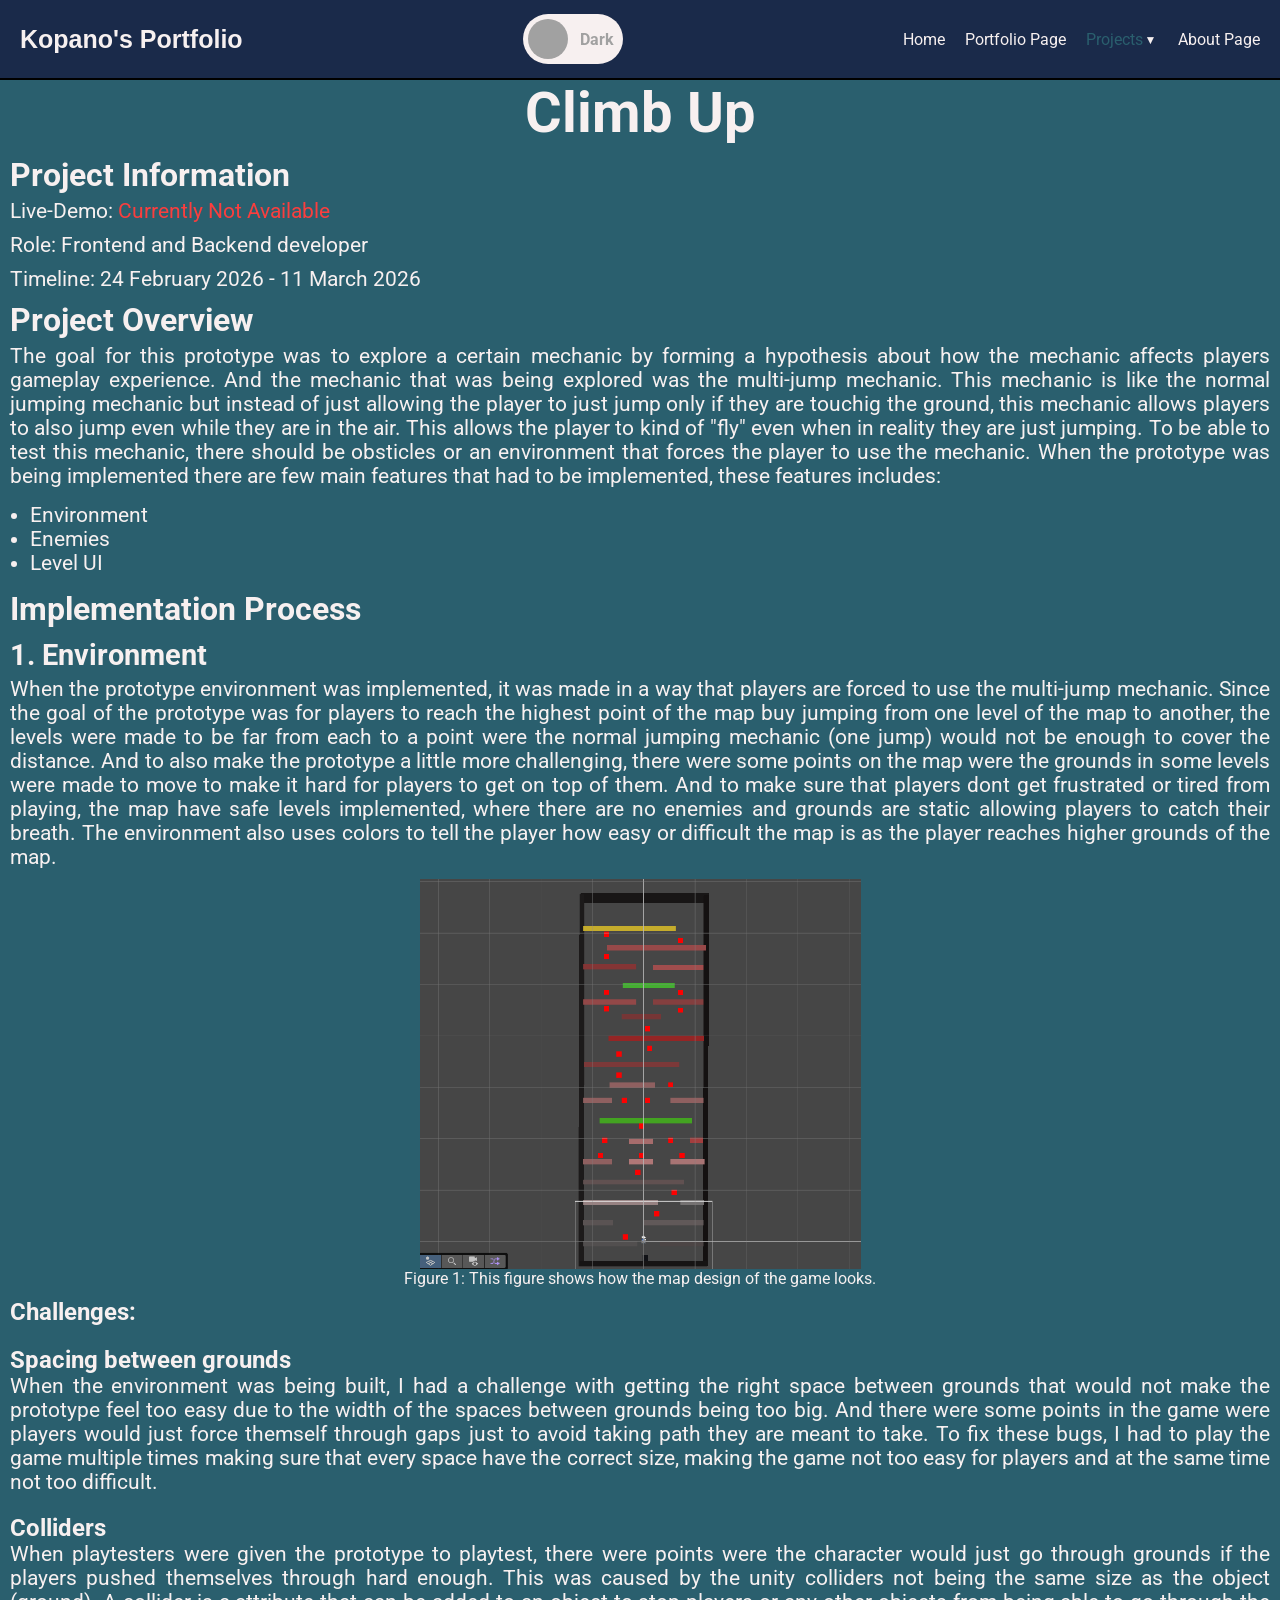
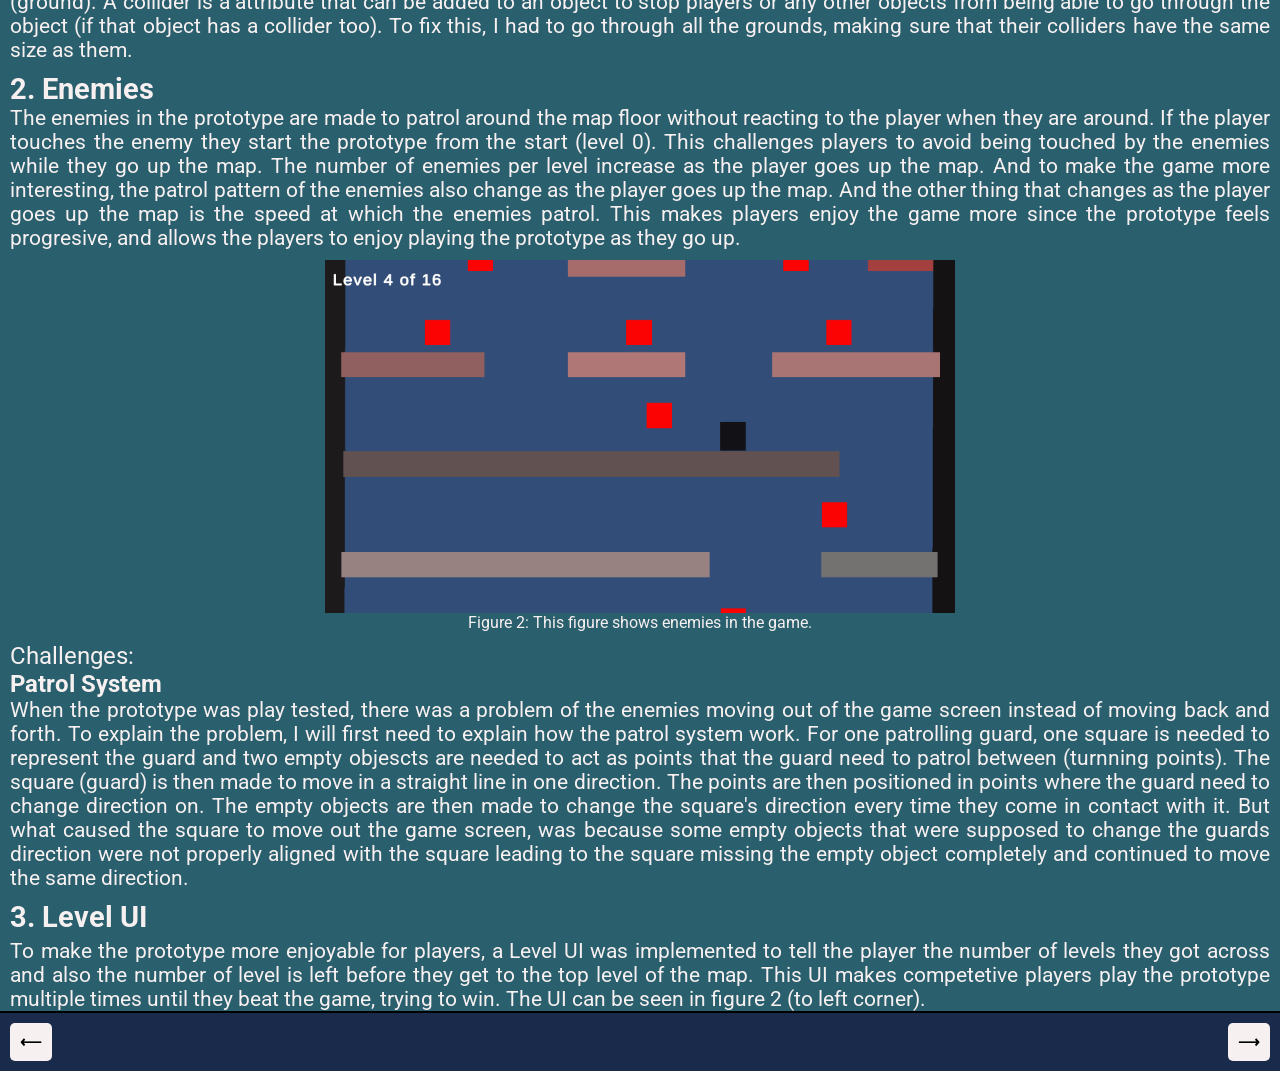
<file: Project4/Project4.html>
<!DOCTYPE html>
<html lang="en">
<head>
    <meta charset="UTF-8">
    <meta name="viewport" content="width=device-width, initial-scale=1.0">
    <title>Project 4</title>

    <!--FontStyle Import-->

    <link rel="preconnect" href="https://fonts.googleapis.com">
    <link rel="preconnect" href="https://fonts.gstatic.com" crossorigin>
    <link href="https://fonts.googleapis.com/css2?family=Roboto:ital,wght@0,100..900;1,100..900&display=swap" rel="stylesheet">

    <!--JavaScript and CSS scripts import-->

    <link rel="stylesheet" href="./Project4Style.css">
    <script src="./Project4app.js" defer></script>
</head>
<body>

    <!--Loading Screen-->

    <div class="page-load" id="page-load">

        <P class="loading-text">LOADING...</P>

    </div>

    <!--Header Section-->

    <header class="header-section">

        <!--Logo-->

        <div class="logo" data-tooltip="Website Logo">Kopano's Portfolio</div>

        <!--Theme switch-->

        <div class="switch-container">

            <input type="checkbox" id="switch">

            <label for="switch" class="switch" data-tooltip="Theme toggle"><p class="light">Light</p><p class="dark">Dark</p></label>

        </div>

        <!--Page Navigation links-->

        <div class="navigation-container">
            <ul>

                <li><a id="home-navigation">Home</a></li>
                
                <li><a id="portfolio-navigation">Portfolio Page</a></li>

                <li class="line"><a id="projects-navigation">Projects</a><button class="arrow" id="modal-control">&#9660;</button></li>

                <li><a id="about-page-navigation">About Page</a></li>
                
            </ul>

            <div class="link-modal" id="link-modal">

                <ul>
                    <li><a id="project1">Project 1</a></li>

                    <li><a id="project2">Project 2</a></li>

                    <li><a id="project3">Project 3</a></li>

                    <li><a id="project4">Project 4</a></li>
                </ul>

            </div>

        </div>

    </header>

    <!--Main Section-->

    <main class="main-section">

        <div class="title-container">

            <h1 class="heading" data-tooltip="Project Title">Climb Up</h1>

        </div>

        <Section class="project-sections">

            <h2 class="heading-1">Project Information</h2>

            <div class="project-information">

                <P class="exp-text">Live-Demo: <span class="alert">Currently Not Available</span></P>

                <p class="exp-text">Role: Frontend and Backend developer</p>

                <p class="exp-text">Timeline: 24 February 2026 - 11 March 2026</p>

            </div>

        </Section>

        <section class="project-sections">

            <h2 class="heading-1">Project Overview</h2>

            <div class="project-information">

                <p class="exp-text">The goal for this prototype was to explore a certain mechanic by forming a hypothesis about how the mechanic affects players gameplay experience. And the mechanic that was being explored was the multi-jump mechanic. This mechanic is like the normal jumping mechanic but instead of just allowing the player to just jump only if they are touchig the ground, this mechanic allows players to also jump even while they are in the air. This allows the player to kind of "fly" even when in reality they are just jumping. To be able to test this mechanic, there should be obsticles or an environment that forces the player to use the mechanic. When the prototype was being implemented there are few main features that had to be implemented, these features includes:</p>

                <ul class="points exp-text">
                    <li>Environment</li>
                    <li>Enemies</li>
                    <li>Level UI</li>
                </ul>

            </div>

        </section>

        <section class="project-sections">

            <h2 class="heading-1">Implementation Process</h2>

            <section class="project-sections">

                <h3 class="heading-2">1. Environment</h3>

                <div class="project-information">

                    <div class="vertical-text-image">

                        <p class="exp-text">When the prototype environment was implemented, it was made in a way that players are forced to use the multi-jump mechanic. Since the goal of the prototype was for players to reach the highest point of the map buy jumping from one level of the map to another, the levels were made to be far from each to a point were the normal jumping mechanic (one jump) would not be enough to cover the distance. And to also make the prototype a little more challenging, there were some points on the map were the grounds in some levels were made to move to make it hard for players to get on top of them. And to make sure that players dont get frustrated or tired from playing, the map have safe levels implemented, where there are no enemies and grounds are static allowing players to catch their breath. The environment also uses colors to tell the player how easy or difficult the map is as the player reaches higher grounds of the map.
                        </p>

                        <figure class="map-figure">

                            <img class="vertical-image" id="openModal" src="../Assets/Images/Environment p1.png" alt="Map image">

                            <figcaption class="fig-text">Figure 1: This figure shows how the map design of the game looks.</figcaption>
                        </figure> 

                    </div>

                    <div class="modal" id="modal">

                        <div class="inner-modal-container">

                            <button class="closeModal" id="closeModal">&#10060;</button>

                            <img class="modal-inner-2" src="../Assets/Images/Environment p1.png" alt="Map image modal">

                        </div>
                                                
                    </div>

                    <p class="heading-3"><strong>Challenges:</strong></p>

                    <section class="project-sections">

                        <h4 class="heading-3">Spacing between grounds</h4>

                        <p class="exp-text">When the environment was being built, I had a challenge with getting the right space between grounds that would not make the prototype feel too easy due to the width of the spaces between grounds being too big. And there were some points in the game were players would just force themself through gaps just to avoid taking path they are meant to take. To fix these bugs, I had to play the game multiple times making sure that every space have the correct size, making the game not too easy for players and at the same time not too difficult.</p>

                    </section>

                    <section class="project-sections">

                        <h4 class="heading-3">Colliders</h4>

                        <p class="exp-text">When playtesters were given the prototype to playtest, there were points were the character would just go through grounds if the players pushed themselves through hard enough. This was caused by the unity colliders not being the same size as the object (ground). A collider is a attribute that can be added to an object to stop players or any other objects from being able to go through the object (if that object has a collider too). To fix this, I had to go through all the grounds, making sure that their colliders have the same size as them.</p>

                    </section>

                </div>

            </section>

            <section class="project-sections">

                <h3 class="heading-2">2. Enemies</h3>

                <div class="vertical-text-image">

                    <p class="exp-text">The enemies in the prototype are made to patrol around the map floor without reacting to the player when they are around. If the player touches the enemy they start the prototype from the start (level 0). This challenges players to avoid being touched by the enemies while they go up the map. The number of enemies per level increase as the player goes up the map. And to make the game more interesting, the patrol pattern of the enemies also change as the player goes up the map. And the other thing that changes as the player goes up the map is the speed at which the enemies patrol. This makes players enjoy the game more since the prototype feels progresive, and allows the players to enjoy playing the prototype as they go up.</p>

                    <figure class="enemies-figure">

                        <img class="vertical-image" id="openModal-2" src="../Assets/Images/In-game environment p1.png" alt="Enemy image">

                        <figcaption class="fig-text">Figure 2: This figure shows enemies in the game.</figcaption>
                        
                    </figure>
                
                </div>

                <div class="modal" id="modal-2">

                    <div class="inner-modal-container">

                        <button class="closeModal" id="closeModal-2">&#10060;</button>

                        <img class="modal-inner" src="../Assets/Images/In-game environment p1.png" alt="Enemy image modal">

                    </div>
                                                
                </div>

                <section class="project-sections">

                    <p class="heading-3">Challenges:</p>

                    <h4 class="heading-3">Patrol System</h4>

                    <p class="exp-text">When the prototype was play tested, there was a problem of the enemies moving out of the game screen instead of moving back and forth. To explain the problem, I will first need to explain how the patrol system work. For one patrolling guard, one square is needed to represent the guard and two empty objescts are needed to act as points that the guard need to patrol between (turnning points). The square (guard) is then made to move in a straight line in one direction. The points are then positioned in points where the guard need to change direction on. The empty objects are then made to change the square's direction every time they come in contact with it. But what caused the square to move out the game screen, was because some empty objects that were supposed to change the guards direction were not properly aligned with the square leading to the square missing the empty object completely and continued to move the same direction.</p>

                </section>

            </section>

            <section class="project-sections">

                <h3 class="heading-2">3. Level UI</h3>

                <div class="project-information">

                    <p class="exp-text">To make the prototype more enjoyable for players, a Level UI was implemented to tell the player the number of levels they got across and also the number of level is left before they get to the top level of the map. This UI makes competetive players play the prototype multiple times until they beat the game, trying to win. The UI can be seen in figure 2 (to left corner).</p>
                
                </div>

            </section>
            
        </section>

    </main>

    <!--Footer Section with navigation buttons-->

    <footer class="footer-section">

        <a id="previous-page-navigation"><button class="nav-buttons prev-tooltip" data-tooltip="Go to previous page">&xlarr;</button></a>

        <a class="next-page" id="next-page-navigation"><button class="nav-buttons next-tooltip" data-tooltip="Go to next page">&xrarr;</button></a>

    </footer>
    
</body>
</html>
</file>
<file: HomePage/style.css>
/*Makes sure that all margin and padding that comes with  the browser are removed and also makes changes the font style of all the text on the page to Roboto*/

*{
    margin: 0;
    padding: 0;
    box-sizing: border-box;

    font-family: "Roboto", sans-serif;
    font-optical-sizing: auto;
    font-style: normal;
    font-variation-settings:
        "wdth" 100;
}

/*works on the color of the footer, adds a black top border on the footer, and pushes the navigation button to the right-side of the footer.*/

.home-footer{

    display: flex;

    justify-content: flex-end;

    border-top: 2px solid black;

    width: 100%;

    height: 60px;

    padding: 10px;

    background-color: #1A2A4A;
}

/*Adds space on the sides of the main section so that the content is not too close to the edges of the page and to create separation from the header and the footer of the page. And changes the text and background color of the main content*/

.main-section{

    padding: 20px;

    background-color: #2A5F6E;

    color: #F7F0F0;

}

/*Works on the Log*/

.logo{

    font-size: 25px;

    font-weight: 700;

    font-family: sans-serif;

    color: #F7F0F0;

    cursor: default;

}

/*Works on the tooltip of the logo when the cursor is hovered on the logo*/

.logo:hover::after{

    content: attr(data-tooltip);

    width: 100px;

    font-size: 15px;

    position: absolute;

    color: rgb(37, 37, 37);

    background-color: #F7F0F0;

    padding: 10px;

    border-radius: 5px;

    box-shadow: 2px 4px 16px 0 rgba(0,0,0,0.3);

    opacity: 0.5;

    margin-left: 5px;

}

/*Works on the size of the header and the spacing between the content inside header*/

.header-section{

    display: flex;

    justify-content: space-between;

    align-items: center;

    padding: 0 20px;

    width: 100%;

    height: 80px;

    border-bottom: 2px solid black;

    background-color: #1A2A4A;
    
}

/*Separates the navigation links for better representation.*/

.navigation-container ul{

    display: flex;

    gap: 20px;
}

/*Removes the default styling on the navigation links and adds a new color on them*/

.navigation-container ul li a{

    text-decoration: none;

    color: #F7F0F0;

    transition: color 0.25s;
}

/*Makes the navigation links have visual feedback when they are hovered, and also makes the cursor changes to a pointer type.*/

.navigation-container ul li a:hover{

    color: #2A5F6E;

    cursor: pointer;
}

/*Makes the a navigation link of the current page stay*/

.navigation-container ul li a.current{

    color: #2A5F6E;
}

/*Removes default styling on navigations*/

.navigation-container ul{

    list-style: none;
}

/*Works on the size and decoration of footer navigation buttons*/

.nav-buttons{

    padding: 10px;

    font-weight: 600;

    border-radius: 5px;

    border: none;

    transition: background-color 0.25s;

    font-size: 15px;

    background-color: #F7F0F0;

}

/*Declares the position that the tooltip should use as reference.*/

.next-tooltip{

    position: relative;
}

/*Shows the tooltip of the next button when the cursor is hovered over the button.*/

.next-tooltip:hover::after{

    content: attr(data-tooltip);

    width: 90px;

    font-size: 13px;

    position: absolute;

    color: rgb(37, 37, 37);

    background-color: #F7F0F0;

    padding: 5px;

    border-radius: 5px;

    box-shadow: 2px 4px 16px 0 rgba(0,0,0,0.3);

    opacity: 0.5;

    /* Placing the tooltip to the left of the button */

    right: 100%; 
    
    top: 50%; 
    
    transform: translateY(-50%);

    margin-right: 5px;

}

/*Works on the visual feedback of the navigation button when hovered.*/

.nav-buttons:hover{

    background-color: #A1A1A1;

    cursor: pointer;
}

/*Works on the orientation of content in the hero section and the spacing between the hero section and other content on the page.*/

.hero-section{

    display: flex;

    justify-content: space-between;

    align-items: center;

    margin: 10px 0;
}

/*Works on the size and orientation of the Hero title to visualy separate it from other content.*/

.hero-title{

    font-size: 60px;

    text-align: center;

}

/*Works on the layout of the hero text*/

.hero-text{

    display: flex;

    flex-direction: column;

    justify-content: center;

    align-items: center;

    width: 50%;

    margin-left: 90px;

}

/*Works on the size and orientation of the hero image*/

.hero-image-container{

    display: flex;

    flex-direction: column;

    justify-content: center;

    align-items: center;

    width: 45%;

    height: 50%;

    position: relative; /*Makes the object the reference for the position of the tooltip*/
}

/*Makes the figure center the image.*/

.hero-image-container figure{

    display: flex;

    justify-content: center;

    align-content: center;

}

.hero-image{

    width: 95%;

}

/*Shows the tooltip for the hero-image when the image is hovered*/

.hero-image-container:hover::after{

    content: attr(data-tooltip);

    width: 90px;

    font-size: 15px;

    position: absolute;

    color: rgb(37, 37, 37);

    background-color: #F7F0F0;

    padding: 5px;

    border-radius: 5px;

    box-shadow: 2px 4px 16px 0 rgba(0,0,0,0.3);

    /* Placing the tooltip to the left of the image */

    right: 100%; 
    
    top: 50%; 
    
    transform: translateY(-50%);

    z-index: 1;

}

/*Works on the size and orientation of the introduction text*/

.intro-statement{

    width: 70%;

    font-size: 1.5rem;

    text-align: center;

}

/*Centers the content in the show section while they are in a colum direction*/

.show-section{

    display: flex;

    flex-direction: column;

    align-items: center;

    justify-content: center;

    gap: 10px;

}

/*Makes sure that the image inside the container is centered.*/

.info-image-container{

    display: flex;

    flex-direction: column;

    justify-content: center;

    align-items: center;

    position: relative;
 
}

/*Works on the size of the info image.*/

.info-image{

    width: 500px;

}

/*Shows a tooltip of the info image when hovered*/

.info-image-container:hover::after{

    content: attr(data-tooltip);

    width: 90px;

    font-size: 15px;

    position: absolute;

    color: rgb(37, 37, 37);

    background-color: #F7F0F0;

    padding: 5px;

    border-radius: 5px;

    box-shadow: 2px 4px 16px 0 rgba(0,0,0,0.3);

    /* Placing the tooltip to the left of the button */

    right: 100%; 
    
    top: 50%; 
    
    transform: translateY(-50%);

    margin-right: 10px;

    z-index: 1;

}

/*Makes sure the image in the figure is centered*/

.info-image-container figure{

    display: flex;

    justify-content: center;

    align-content: center;

}

/*Works on the size of the informatio section title for visual separation.*/

.info-title{

    font-size: 40px;
}

/*Makes sure that the text in the information text is centered and clearly separate from each other while they are in a column layout.*/

.info-text{

    display: flex;

    flex-direction: column;

    align-items: center;

    justify-content: center;

    gap: 10px;

    margin-top: 20px;

    margin-bottom: 10px;
}

/*Makes sure the contributer cards are in a row layout and they are clearly separate from each other.*/

.social-proof-section{

    display: flex;

    justify-content: space-between;

    margin-top: 30px;

    padding: 20px 0;
}

/*Makes sure that the image of the contributer and their information are in a column layout and have space between them.*/

.contributers{

    display: flex;

    gap:10px;
}

/*Works on making the images be in a circles shape and works on the color of the images and makes sure the letters are well centered in the image.*/

.contributers-images{

    width: 40px;

    height: 40px;

    background-color: rgb(83, 36, 36);

    border: none;

    border-radius: 40px;

    display: flex;

    justify-content: center;

    align-items: center;
}

/* works on the color of the letters in the images and their weight.*/

.symbols{

    color: #F7F0F0;

    font-weight: 700;
}

.contributer-name{

    font-size: 1.17rem;
}

.contributer-part{

    font-size: 1rem;
}

.discriptions{

    font-style: italic;

    font-size: 1rem;
}

/*Makes sure that the tooltip uses the contributer's card as the reference.*/

.musa-tooltip{

    position: relative;
}

/*Shows the tooltip when the card is hovered*/

.musa-tooltip:hover::after{

    content: attr(data-tooltip);

    width: 200px;

    font-size: 1rem;

    position: absolute;

    color: rgb(37, 37, 37);

    background-color: #F7F0F0;

    padding: 5px;

    border-radius: 5px;

    box-shadow: 2px 4px 16px 0 rgba(0,0,0,0.3);

    margin-bottom: 5px;

    /* Placing the tooltip on top */

    bottom: 100%; 
    
    left: 50%; 
    
    transform: translateX(-50%);

    z-index: 1;

}

/*Makes sure that the tooltip uses the contributer's card as the reference.*/

.boitumelo-tooltip{

    position: relative;
}

/*Shows the tooltip when the card is hovered*/

.boitumelo-tooltip:hover::after{

    content: attr(data-tooltip);

    width: 200px;

    font-size: 1rem;

    position: absolute;

    color: rgb(37, 37, 37);

    background-color: #F7F0F0;

    padding: 5px;

    border-radius: 5px;

    box-shadow: 2px 4px 16px 0 rgba(0,0,0,0.3);
    
    margin-bottom: 5px;

    /* Placing the tooltip on top */

    bottom: 100%; 
    
    left: 50%; 
    
    transform: translateX(-50%);

    z-index: 1;

}

/*Makes sure that the tooltip uses the contributer's card as the reference.*/

.ako-tooltip{

    position: relative;
}

/*Shows the tooltip when the card is hovered*/

.ako-tooltip:hover::after{

    content: attr(data-tooltip);

    width: 200px;

    font-size: 1rem;

    position: absolute;

    color: rgb(37, 37, 37);

    background-color: #F7F0F0;

    padding: 5px;

    border-radius: 5px;

    box-shadow: 2px 4px 16px 0 rgba(0,0,0,0.3);
    
    margin-bottom: 5px;

    /* Placing the tooltip on top */

    bottom: 100%; 
    
    left: 50%; 
    
    transform: translateX(-50%);

    z-index: 1;

}

/*Makes sure that the tooltip uses the contributer's card as the reference.*/

.sandiso-tooltip{

    position: relative;

}

/*Shows the tooltip when the card is hovered*/

.sandiso-tooltip:hover::after{

    content: attr(data-tooltip);

    width: 200px;

    font-size: 1rem;

    position: absolute;

    color: rgb(37, 37, 37);

    background-color: #F7F0F0;

    padding: 5px;

    border-radius: 5px;

    box-shadow: 2px 4px 16px 0 rgba(0,0,0,0.3);
    
    margin-bottom: 5px;

    /* Placing the tooltip on top */

    bottom: 100%; 
    
    left: 50%; 
    
    transform: translateX(-50%);

    z-index: 1;

}

/*Makes the background color of change to a gray color when a image modal is open to block background content.*/

.modal{

    background-color: rgb(45, 45, 45);

    opacity: 0;

    position: fixed;

    top: 0;

    left: 0;

    right: 0;

    bottom: 0;

    transition: all 0.3 ease-in-out;

    z-index: -1;

    display: flex;

    align-items: center;

    justify-content: center;
}

/*Makes sure the image of the modal is centered*/

.inner-modal-container{

    display: flex;

    flex-direction: column;

    justify-content: center;

    align-items: center;

    gap: 10px;
}

/*Works on making the modal visible and on top of every content on the page.*/

.modal.open{

    opacity: 1;

    z-index: 3;
}

/*Makes sure that the inner modal has half the size of the background modal*/

.modal-inner{

    width: 50%;

}

.modal-inner-2{

    width: 65%;
}

/*Works on making the button that closes the modal*/

.closeModal{

    padding: 10px;

    border-radius: 10px;

    font-weight: 700;

    border: none;
}

/*Makes sure the background of the load screen covers the whole view port.*/

.page-load{

    background-color: #1A2A4A;

    position: fixed;

    top: 0;

    left: 0;

    right: 0;

    bottom: 0;

    z-index: 4;

    display: flex;

    align-items: center;

    justify-content: center;
}

/*Sizes the text of the loading screen and changes its color*/

.loading-text{

    font-size: 50px;

    font-weight: 700;

    color: rgb(31, 30, 30);
}

/*Makes sure the project link is in a staright line with the drop down button next to it.*/

.line{

    display: flex;

    justify-content: center;

    align-items: center;
}

/*Works on the drop down button of sub-links, making align well with porjects link.*/

.arrow{

    font-size: 12px;

    aspect-ratio: 1;

    height: 15px;

    display: flex;

    justify-content: center;

    align-items: end;

    background-color: #1A2A4A;

    color: #F7F0F0;

    border: none;

    transition: color 0.25s;

}

/*Adds a background for the sub-link modal*/

.link-modal{

    background-color: #1A2A4A;

    width: auto;

    padding: 5px;

    position: fixed;

    transition: all 0.1s ease-in-out;

    z-index: -1;

}

/*Makes the sub-link visible and makes it appear above all visible content.*/

.link-modal.open {

    opacity: 1;

    z-index: 100;

}

/*Makes sure that the navigation links are in a row, have gaps between each other and are centered in the modal.*/

.link-modal ul{

    display: flex;

    justify-content: center;

    align-items: center;

    list-style: none;

    gap: 10px
    
}

/*Makes the cursor change to a pointer type when on top of the links and sizes the links.*/

.link-modal ul li a{

    cursor: pointer;

    font-size: 0.8rem;
}

/*Makes the color of the arrow button change when hovered for user feedback*/

.arrow:hover{

    color: #2A5F6E;
}

/*Works on the dark mode*/

.main-section.dark-mode{

    background-color: #1c404a;

    color: rgb(219, 219, 219);

}

.switch-container{

    width: 200px;

    height: 50%;

    display: flex;

    align-items: center;

    justify-content: center;
}

/*Works on making the background of the switch look morden*/

.switch{

    background-color: #F7F0F0;

    width: 100px;

    height: 50px;

    border-radius: 100px;

    cursor: pointer;

    position: relative;

    transition: 0.2s;

    display: flex;

    justify-content: space-between;

    align-items: center;

}

/*Shows the tool tip for the switch when hovered.*/

.switch:hover::after{

    content: attr(data-tooltip);

    width: 100px;

    font-size: 1rem;

    position: absolute;

    color: rgb(37, 37, 37);

    background-color: #F7F0F0;

    padding: 5px;

    border-radius: 5px;

    box-shadow: 2px 4px 16px 0 rgba(0,0,0,0.3);

    /* Placing the tooltip below the switch */

    top: 100%; 
    
    left: 50%; 
    
    transform: translateY(-50%);

    margin-top: 40px;

}

/*Works on the switch click shape*/

.switch::before{

    position: absolute;

    content: '';

    background-color: #A1A1A1;

    width: 40px;

    height: 40px;

    border-radius: 200px;

    margin: 5px;

    transition: 0.2s;
}

/*Changes the color of the switch when its checked*/

input:checked + .switch{

    background-color: #2A5F6E;
}

/*Moves the circle part of the switch when clicked*/

input:checked + .switch::before{

    transform: translateX(47px);
}

/*Hides the check box*/

input{

    display: none;
}

/*Changes size and color of light text of the theme switch*/

.light{

    color: #A1A1A1;

    margin-left: 7px;

    font-weight: 700;
}

/*Changes size and color of the dark text of the theme switch*/

.dark{

    color: #A1A1A1;

    margin-right: 9px;

    font-weight: 700;
}

/*Works on the resposiveness to tablet screens*/

@media( max-width: 1024px){

    .hero-title{

        font-size: 3rem;
    }

    .hero-image{

        width: 100%;


    }

    .hero-text{

        margin-left: 50px;
    }

    .info-title{
        
        font-size: 2rem;
    }

    .intro-statement{

        font-size: 1.3rem;
    }

    .info-image{

        width: 50%;
    }

    .social-proof-title{

        font-size: 1.5rem;
    }

    .contributer-name{

        font-size: 1rem;
    }

    .contributer-part{

        font-size: 0.8rem;
    }

    .discriptions{

        font-size: 0.8rem;
    }

    .hero-image-container:hover::after{

        display: none;
    }

    .info-image-container:hover::after{

        display: none;
    }

    .next-tooltip:hover::after{

        display: none;
    }

    /*Theme size*/

    .switch{

        width: 90px;

        height: 50px;

        border-radius: 80px;

    }

    .switch::before{

        width: 35px;

        height: 35px;

        border-radius: 200px;

        margin: 5px;

    }

    .light{

        margin-left: 5px;

        font-size: 0.9rem;

    }

    .dark{

        margin-right: 5px;

        font-size: 0.8rem;

    }

    .modal-inner{

        width: 70%;
    }

    .modal-inner-2{

        width: 70%;
    }

    .switch:hover::after{

        display: none;
    }

    .logo:hover::after{

        display: none;
    }

}

/*Works on resposiveness to Phone screens*/

@media(max-width: 600px){

    .logo{

        font-size: 1rem;
    }

    .navigation-container ul li a{

        font-size: 0.7rem;
    }

    .contributers-info-container{

        width: 150px;
    }

    .social-proof-section{

        overflow-x: auto;

        gap: 20px;
    }

    .contributers-images{

        width: 40px;
        
        aspect-ratio: 1;
    }

    .hero-image-container{

        display: none;
    }

    .hero-text{

        background-image: url('../Assets/Images/Dark-env.png');

        background-size: cover;

        background-position: center;

        background-repeat: no-repeat;

        width: 100%;

        height: 300px;

        margin-left: 20px;

        margin-right: 20px;

    }

    .hero-title{
        
        text-align: center;
    }

    .info-image{

        width: 60%;
    }

    .musa-tooltip:hover::after{

        display: none;
    }

    .boitumelo-tooltip:hover::after{

        display: none;
    }

    .ako-tooltip:hover::after{

        display: none;
    }

    .sandiso-tooltip:hover::after{

        display: none;
    }

    .info-image-container:hover::after{

        display: none;
    }

    .hero-image-container:hover::after{

        display: none;
    }

    .next-tooltip:hover::after{

        display: none;
    }

    .arrow{

        font-size: 0.6rem;
    }

    /*Theme size*/

    .switch-container{

        width: 100px;

        height: 50%;

    }

    .switch{

        width: 70px;

        height: 30px;

    }

    .switch::before{

        width: 25px;

        height: 25px;

        border-radius: 200px;

        margin: 5px;

    }

    input:checked + .switch::before{

        transform: translateX(36px);
    }

    .light{

        margin-left: 5px;

        font-size: 0.5rem;

    }

    .dark{

        margin-right: 5px;

        font-size: 0.5rem;

    }

    .switch:hover::after{

        display: none;
    }
}

/*Works on the responsiveness to small screen phones*/

@media(max-width: 560px){

    .logo{

        font-size: 0.7rem;
    }

    .navigation-container ul li a{

        font-size: 0.6rem;
    }

    .contributers-info-container{

        width: 150px;
    }

    .social-proof-section{

        overflow-x: auto;

        gap: 20px;
    }

    .contributers-images{

        width: 40px;
        
        aspect-ratio: 1;
    }

    .hero-text{


        width: 100%;

        height: 300px;

        margin-left: 20px;

        margin-right: 20px;

    }

    .info-image{

        width: 60%;
    }

    .arrow{

        font-size: 0.5rem;

        height: 10px;
    }

    .line{

        align-items: end;
    }

    /*Theme size*/

    .switch-container{

        width: 20px;

        height: 50%;

    }

    .switch{

        width: 20px;

        height: 20px;

        display: flex;

        justify-content: center;

        align-items: center;

    }

    .switch::before{

        display: none;

    }

    .switch .light{

        display: none;

    }
    input:checked + .switch .light {

        display: block;

        margin-left: 0;

        font-size: 0.5rem;
    }

    .switch .dark{

        display: flex;

        margin-left: 5px;

        font-size: 0.5rem;

    }
    input:checked + .switch .dark {

        display: none;

    }

    .header-section{

        padding: 0 10px;
    }

    .navigation-container ul{

        gap: 10px;
    }

    .home-nav{

        display: none;
    }
}
</file>
<file: AboutPage/AboutStyle.css>
/*Makes sure that all margin and padding that comes with  the browser are removed and also makes changes the font style of all the text on the page to Roboto*/

*{
    margin: 0;
    padding: 0;
    box-sizing: border-box;

    font-family: "Roboto", sans-serif;
    font-optical-sizing: auto;
    font-style: normal;
    font-variation-settings:
        "wdth" 100;
}

/*Works on the Log*/

.logo{

    font-size: 25px;

    font-weight: 700;

    font-family: sans-serif;

    color: #F7F0F0;
}

/*Works on the tooltip of the logo when the cursor is hovered on the logo*/

.logo:hover::after{

    content: attr(data-tooltip);

    width: 100px;

    font-size: 15px;

    position: absolute;

    color: rgb(37, 37, 37);

    background-color: #F7F0F0;

    padding: 10px;

    border-radius: 5px;

    box-shadow: 2px 4px 16px 0 rgba(0,0,0,0.3);

    opacity: 0.5;

    margin-left: 5px;

}

/*Works on the size of the header and the spacing between the content inside header*/

.header-section{

    display: flex;

    justify-content: space-between;

    align-items: center;

    padding: 0 20px;

    width: 100%;

    height: 80px;

    border-bottom: 2px solid black;

    background-color: #1A2A4A;
}

.heading{

    font-size: 3.5rem;
}

.heading-1{

    font-size: 2rem;
}

.heading-2{
    
    font-size: 1.8rem;
}

.heading-3{

    font-size: 1.5rem;
}

.heading-4{

    font-size: 1.3rem;

}

/*Removes the default styling on the navigation links and adds a new color on them*/

.navigation-container ul li a{

    text-decoration: none;

    color: #F7F0F0;

    transition: color 0.25s;
}

/*Makes the navigation links have visual feedback when they are hovered, and also makes the cursor changes to a pointer type.*/

.navigation-container ul li a:hover{

    color: #2A5F6E;

    cursor: pointer;
}

/*Makes the a navigation link of the current page stay*/

.navigation-container ul li a.current{

    color: #2A5F6E;
}

/*Separates the navigation links for better representation.*/

.navigation-container ul{

    list-style: none;

    display: flex;

    gap: 20px;
}

/*Makes sure the heading is centered at the center of the page*/

.title-container{

    padding-left: 10px;

    padding-right: 10px;

}

/*works on the color of the footer, adds a black top border on the footer, and makes sure the prev button is on the far left of the page*/

.about-footer{

    display: flex;

    justify-content: flex-start;

    width: 100%;

    height: 60px;

    padding: 10px;

    border-top: 2px solid black;

    background-color: #1A2A4A;
}

/*Works on the size and decoration of footer navigation buttons*/

.nav-buttons{

    padding: 10px;

    font-weight: 600;

    border-radius: 5px;

    border: none;

    transition: background-color 0.25s;

    font-size: 15px;

    background-color: #F7F0F0;
}

/*Works on the visual feedback of the navigation button when hovered.*/

.nav-buttons:hover{

    background-color: #A1A1A1;

    cursor: pointer;
}

.main-section{

    background-color: #2A5F6E; 

    color: #F7F0F0;

}

.project-sections{

    margin-top: 10px;

    margin-bottom: 10px;

    display: flex;

    gap: 20px;

    padding-left: 10px;

    padding-right: 10px;

}

.project-information{

    margin-top: 5px;

    display: flex;

    flex-direction: column;

    gap: 10px;
}

/*Changes the text layout and size.*/

.exp-text{

    font-size: 1.3rem;

    text-align: justify;
}

.avator-image{

    width: 30%;

}

/*makes sure contacts are in a row layout with spaces in between*/

.contacts-container{

    display: flex;

    justify-content: space-between;

    padding-top: 100px;

    padding-bottom: 100px;
}

/*Makes sure contacts information are in a column layout*/

.contact{

    display: flex;

    flex-direction: column;

    gap: 5px;
}

.contacts-section{

    margin-top: 50px;

    background-color: #224e5a; 

    padding-left: 10px;

    padding-right: 10px;

}

/*Makes the tooltip take the previous button as reference*/

.prev-tooltip{

    position: relative;
}

/*Shows the tooltip for the prev-button when the button is hovered.*/

.prev-tooltip:hover::after{

    content: attr(data-tooltip);

    width: 90px;

    font-size: 13px;

    position: absolute;

    color: rgb(37, 37, 37);

    background-color: #F7F0F0;

    padding: 5px;

    border-radius: 5px;

    box-shadow: 2px 4px 16px 0 rgba(0,0,0,0.3);

    opacity: 0.5;

    /* Placing the tooltip to the right of the button */

    left: 100%; 
    
    top: 50%; 
    
    transform: translateY(-50%);

    margin-left: 5px;

}

/*Makes the background color of change to a gray color when a image modal is open to block background content.*/

.modal{

    background-color: rgb(35, 35, 35);

    opacity: 0;

    position: fixed;

    top: 0;

    left: 0;

    right: 0;

    bottom: 0;

    transition: all 0.3 ease-in-out;

    z-index: -1;

    display: flex;

    align-items: center;

    justify-content: center;
}

/*Makes sure the image of the modal is centered*/

.inner-modal-container{

    display: flex;

    flex-direction: column;

    justify-content: center;

    align-items: center;

    gap: 10px;
}

/*Works on making the modal visible and on top of every content on the page.*/

.modal.open{

    opacity: 1;

    z-index: 3;
}

/*Makes sure that the inner modal has 60% the size of the background modal*/

.modal-inner{

    width: 60%;
}

/*Works on making the button that closes the modal*/

.closeModal{

    padding: 10px;

    border-radius: 10px;

    font-weight: 700;

    border: none;
}

/*Makes sure the background of the load screen covers the whole view port.*/

.page-load{

    background-color: #1A2A4A;

    position: fixed;

    top: 0;

    left: 0;

    right: 0;

    bottom: 0;

    z-index: 4;

    display: flex;

    align-items: center;

    justify-content: center;
}

/*Sizes the text of the loading screen and changes its color*/

.loading-text{

    font-size: 50px;

    font-weight: 700;

    color: rgb(31, 30, 30);
}

/*Makes sure the project link is in a staright line with the drop down button next to it.*/

.line{

    display: flex;

    justify-content: center;

    align-items: center;
}

/*Works on the drop down button of sub-links, making align well with porjects link.*/

.arrow{

    font-size: 12px;

    aspect-ratio: 1;

    height: 15px;

    display: flex;

    justify-content: center;

    align-items: end;

    background-color: #1A2A4A;

    color: #F7F0F0;

    border: none;

    transition: color 0.25s;

}

/*Adds a background for the sub-link modal*/

.link-modal{

    background-color: #1A2A4A;

    width: auto;

    padding: 5px;

    position: fixed;

    transition: all 0.1s ease-in-out;

    z-index: -1;

}

/*Makes the sub-link visible and makes it appear above all visible content.*/

.link-modal.open {

    opacity: 1;

    z-index: 100;

}

/*Makes sure that the navigation links are in a row, have gaps between each other and are centered in the modal.*/

.link-modal ul{

    display: flex;

    justify-content: center;

    align-items: center;

    list-style: none;

    gap: 10px
    
}

/*Makes the cursor change to a pointer type when on top of the links and sizes the links.*/

.link-modal ul li a{

    cursor: pointer;

    font-size: 0.8rem;
}

/*Makes the color of the arrow button change when hovered for user feedback*/

.arrow:hover{

    color: #2A5F6E;
}

/*Works on the dark mode*/

.main-section.dark-mode{

    background-color: #1c404a;

    color: rgb(219, 219, 219);

}

.switch-container{

    width: 200px;

    height: 50%;

    display: flex;

    align-items: center;

    justify-content: center;
}

/*Works on making the background of the switch look morden*/

.switch{

    background-color: #F7F0F0;

    width: 100px;

    height: 50px;

    border-radius: 100px;

    cursor: pointer;

    position: relative;

    transition: 0.2s;

    display: flex;

    justify-content: space-between;

    align-items: center;
}

/*Shows the tool tip for the switch when hovered.*/

.switch:hover::after{

    content: attr(data-tooltip);

    width: 100px;

    font-size: 1rem;

    position: absolute;

    color: rgb(37, 37, 37);

    background-color: #F7F0F0;

    padding: 5px;

    border-radius: 5px;

    box-shadow: 2px 4px 16px 0 rgba(0,0,0,0.3);

    /* Placing the tooltip below the switch */

    top: 100%; 
    
    left: 50%; 
    
    transform: translateY(-50%);

    margin-top: 40px;

}

/*Works on the switch click shape*/

.switch::before{

    position: absolute;

    content: '';

    background-color: #A1A1A1;

    width: 40px;

    height: 40px;

    border-radius: 200px;

    margin: 5px;

    transition: 0.2s;
}

/*Changes the color of the switch when its checked*/

input:checked + .switch{

    background-color: #2A5F6E;
}

/*Moves the circle part of the switch when clicked*/

input:checked + .switch::before{

    transform: translateX(47px);
}

/*Hides the check box*/

input{

    display: none;
}

/*Changes size and color of light text of the theme switch*/

.light{

    color: #A1A1A1;

    margin-left: 7px;

    font-weight: 700;
}

/*Changes size and color of the dark text of the theme switch*/

.dark{

    color: #A1A1A1;

    margin-right: 9px;

    font-weight: 700;
}

/*Works on the resposiveness to tablet screens*/

@media( max-width: 1024px){

    .title-container{

        padding: 15px 0;

        margin-left: 10px;
    }

    .avator-image{

        width: 50%;

    }

    .project-sections{

        flex-direction: column;
    }

    .prev-tooltip:hover::after{

        display: none;
    }

    /*Theme size*/

    .switch{

        width: 90px;

        height: 50px;

        border-radius: 80px;

    }

    .modal-inner{

        width: 50%;
    }

    .switch::before{

        width: 35px;

        height: 35px;

        border-radius: 200px;

        margin: 5px;

    }

    .light{

        margin-left: 5px;

        font-size: 0.9rem;

    }

    .dark{

        margin-right: 5px;

        font-size: 0.8rem;

    }

    .switch:hover::after{

        display: none;
    }

    .logo:hover::after{

        display: none;
    }
}

/*Works on resposiveness to Phone screens*/

@media( max-width: 600px){

    .logo{

        font-size: 1rem;
    }

    .navigation-container ul li a{

        font-size: 0.7rem;
    }

    .avator-image{

        width: 50%;

    }

    .project-sections{

        flex-direction: column;

        align-items: center;
    }

    .heading{

        font-size: 3rem;
    }

    .heading-1{

        font-size: 1.5rem;
    }

    .exp-text{

        font-size: 1rem;
    }

    .contact{

        width: 60%;
    }

    .prev-tooltip:hover::after{

        display: none;
    }

    .arrow{

        font-size: 0.6rem;
    }

    /*Theme size*/

    .switch-container{

        width: 100px;

        height: 50%;

    }

    .switch{

        width: 70px;

        height: 30px;

    }

    .switch::before{

        width: 25px;

        height: 25px;

        border-radius: 200px;

        margin: 5px;

    }

    input:checked + .switch::before{

        transform: translateX(36px);
    }

    .light{

        margin-left: 5px;

        font-size: 0.5rem;

    }

    .dark{

        margin-right: 5px;

        font-size: 0.5rem;

    }

    .modal-inner{

        width: 80%;
    }

    .switch:hover::after{

        display: none;
    }

    .contacts-container{

        display: flex;

        flex-direction: column;

        gap: 30px;

        padding: 40px 0;
    }

    .modal-inner{

        width: 70%;
    }
}

/*Works on the responsiveness to small screen phones*/

@media(max-width: 560px){

    .about-page-nav{

        display: none;
    }

    .logo{

        font-size: 0.7rem;
    }

    .navigation-container ul li a{

        font-size: 0.6rem;
    }

    .arrow{

        font-size: 0.5rem;

        height: 10px;
    }

    .line{

        align-items: end;
    }

    /*Theme size*/

    .switch-container{

        width: 20px;

        height: 50%;

    }

    .switch{

        width: 20px;

        height: 20px;

        display: flex;

        justify-content: center;

        align-items: center;

    }

    .switch::before{

        display: none;

    }

    .switch .light{

        display: none;

    }
    
    input:checked + .switch .light {

        display: block;

        margin-left: 0;

        font-size: 0.5rem;
    }

    .switch .dark{

        display: flex;

        margin-left: 5px;

        font-size: 0.5rem;

    }

    input:checked + .switch .dark {

        display: none;

    }

    .header-section{

        padding: 0 10px;
    }

    .navigation-container ul{

        gap: 10px;
    }

    .heading{

        font-size: 2rem;

        margin-top: 10px;
    }

    .heading-1{

    font-size: 1.5rem;
    }

    .heading-4{

        font-size: 0.9rem;
    }

    .exp-text{

        font-size: 0.9rem;
    }

}
</file>
<file: PortfolioPage/PortfolioStyle.css>
/*Makes sure that all margin and padding that comes with  the browser are removed and also makes changes the font style of all the text on the page to Roboto*/

*{
    margin: 0;

    padding: 0;

    box-sizing: border-box;

    font-family: "Roboto", sans-serif;
    font-optical-sizing: auto;
    font-style: normal;
    font-variation-settings:
        "wdth" 100;
}

/*Works on the Log*/

.logo{

    font-size: 25px;

    font-weight: 700;

    font-family: sans-serif;

    color: #F7F0F0;
}

/*Works on the tooltip of the logo when the cursor is hovered on the logo*/

.logo:hover::after{

    content: attr(data-tooltip);

    width: 100px;

    font-size: 15px;

    position: absolute;

    color: rgb(37, 37, 37);

    background-color: #F7F0F0;

    padding: 10px;

    border-radius: 5px;

    box-shadow: 2px 4px 16px 0 rgba(0,0,0,0.3);

    opacity: 0.5;

    margin-left: 5px;

}

/*Works on the size of the header and the spacing between the content inside header*/

.header-section{

    display: flex;

    justify-content: space-between;

    align-items: center;

    padding: 0 20px;

    width: 100%;

    height: 80px;

    border-bottom: 2px solid black;

    background-color: #1A2A4A;
}

/*Removes the default styling on the navigation links and adds a new color on them*/

.navigation-container ul li a{

    text-decoration: none;

    color: #F7F0F0;

    transition: color 0.25s;
}

/*Makes the navigation links have visual feedback when they are hovered, and also makes the cursor changes to a pointer type.*/

.navigation-container ul li a:hover{

    color: #2A5F6E;

    cursor: pointer;
    
}

/*Makes the a navigation link of the current page stay*/

.navigation-container ul li a.current{

    color: #2A5F6E;
}

/*Separates the navigation links for better representation.*/

.navigation-container ul{

    list-style: none;

    display: flex;

    gap: 20px;
}

.heading{

    font-size: 3.5rem;

    color: #F7F0F0;
}

/*works on the color of the footer, adds a black top border on the footer, and separates the navigation buttons.*/

.footer-section{

    display: flex;

    justify-content: space-between;

    width: 100%;

    height: 60px;

    padding: 10px;

    border-top: 2px solid black;

    background-color: #1A2A4A;
}

/*Centers the page heading*/

.title-container{

    display: flex;

    justify-content: center;

    align-items: center;

    height: 100px;
}

/*Works on the size and decoration of footer navigation buttons*/

.nav-buttons{

    padding: 10px;

    border-radius: 5px;

    font-weight: 600;

    border: none;

    transition: background-color 0.25s;

    font-size: 15px;

    background-color: #F7F0F0;
 
}

/*Works on the visual feedback of the navigation button when hovered.*/

.nav-buttons:hover{

    background-color: #A1A1A1;

    cursor: pointer;
}

/*Makes sure the text is in a column form and centers the content in the main section and changes the background color of the main section*/

.main-section{

    display: flex;

    flex-direction: column;

    justify-content: center;

    align-items: center;

    background-color: #2A5F6E;
}

/*Makes sure the cards of projects are in rows of three, with a with of 350px and adds spaces between the cards.*/

.projects-container{

    padding: 20px;

    display: grid;

    grid-template-columns: repeat(3,minmax(350px,1fr));

    gap: 20px;

}

/*Defines the dimentions of the card images containers*/

.projects-image-container{

    width: 350px;

    height: 350px;

    margin-top: 25px;

    margin-bottom: 10px;

}

/*Defines the dimetions of the card description containers*/

.project-description-container{

    height: 50px;

    width: 350px;

    color: #F7F0F0;

    margin: 15px;

}

/*Makes the image be the same size as their containers and makes the corners smooth*/

.image{

    width: 100%;

    height: 100%;

    border-radius: 20px;

    aspect-ratio: 1;
}

/*Defines the dimesions of the project cards, changes their color and makes sure that every content in the cards is centered*/

.projects{

    background-color: rgb(38, 38, 38);

    width: 400px;

    height: auto;

    border-radius: 25px;

    display: flex;

    flex-direction: column;

    justify-content: center;

    align-items: center;
}

/*Makes the tooltip take the previous button as the reference.*/

.prev-tooltip{

    position: relative;
}

/*Shows the tooltip for the prev-button when the button is hovered.*/

.prev-tooltip:hover::after{

    content: attr(data-tooltip);

    width: 90px;

    font-size: 13px;

    position: absolute;

    color: rgb(37, 37, 37);

    background-color: #F7F0F0;

    padding: 5px;

    border-radius: 5px;

    box-shadow: 2px 4px 16px 0 rgba(0,0,0,0.3);

    opacity: 0.5;

    /* Placing the tooltip to the right of the button */

    left: 100%; 
    
    top: 50%; 
    
    transform: translateY(-50%);

    margin-left: 5px;

}

/*Makes the tooltip take the next-button as reference*/

.next-tooltip{

    position: relative;
}

/*Shows the tooltip when the next-button is hovered*/

.next-tooltip:hover::after{

    content: attr(data-tooltip);

    width: 90px;

    font-size: 13px;

    position: absolute;

    color: rgb(37, 37, 37);

    background-color: #F7F0F0;

    padding: 5px;

    border-radius: 5px;

    box-shadow: 2px 4px 16px 0 rgba(0,0,0,0.3);

    opacity: 0.5;

    /* Placing the tooltip to the left of the button */

    right: 100%; 
    
    top: 50%; 
    
    transform: translateY(-50%);

    margin-right: 5px;

}

/*Makes the tooltip take the morabaraba project card as reference.*/

.morabaraba-tooltip{

    position: relative;
}

/*Shows the tooltip when hovering the morabaraba card*/

.morabaraba-tooltip:hover::after{

    content: attr(data-tooltip);

    width: 100px;

    font-size: 1rem;

    position: absolute;

    color: rgb(37, 37, 37);

    background-color: #F7F0F0;

    padding: 5px;

    border-radius: 5px;

    box-shadow: 2px 4px 16px 0 rgba(0,0,0,0.3);

    /* Placing the tooltip to the left of the preview */

    right: 100%; 
    
    top: 50%; 
    
    transform: translateY(-50%);

    margin-right: 5px;

}

/*Makes the tooltip take the climb up card as reference*/

.climb-up-tooltip{

    position: relative;
}

/*Shows the tooltip when the climb up card is hovered*/

.climb-up-tooltip:hover::after{

    content: attr(data-tooltip);

    width: 100px;

    font-size: 1rem;

    position: absolute;

    color: rgb(37, 37, 37);

    background-color: #F7F0F0;

    padding: 5px;

    border-radius: 5px;

    box-shadow: 2px 4px 16px 0 rgba(0,0,0,0.3);

    /* Placing the tooltip to the left of the preview */

    right: 100%; 
    
    top: 50%; 
    
    transform: translateY(-50%);

    margin-right: 5px;

}

/*Makes the tooltip take the back home card as reference*/

.back-home-tooltip{

    position: relative;
}

/*Shows the tooltip when the back home card is hovered*/

.back-home-tooltip:hover::after{

    content: attr(data-tooltip);

    width: 190px;

    font-size: 1rem;

    position: absolute;

    color: rgb(37, 37, 37);

    background-color: #F7F0F0;

    padding: 5px;

    border-radius: 5px;

    box-shadow: 2px 4px 16px 0 rgba(0,0,0,0.3);

    /* Placing the tooltip below the preview */

    top: 100%; 
    
    left: 50%; 
    
    transform: translateY(-50%);

    margin-top: 40px;

}

/*Makes the tooltip take the wake up card as reference*/

.wake-up-tooltip{

    position: relative;
}

/*Shows the tooltip when the wake up card is hovered*/

.wake-up-tooltip:hover::after{

    content: attr(data-tooltip);

    width: 180px;

    font-size: 1rem;

    position: absolute;

    color: rgb(37, 37, 37);

    background-color: #F7F0F0;

    padding: 5px;

    border-radius: 5px;

    box-shadow: 2px 4px 16px 0 rgba(0,0,0,0.3);

    /* Placing the tooltip below the preview */

    top: 100%; 
    
    left: 50%; 
    
    transform: translateY(-50%);

    margin-top: 40px;

}

/*Makes sure the load screen covers the whole view port*/

.page-load{

    background-color: #1A2A4A;

    position: fixed;

    top: 0;

    left: 0;

    right: 0;

    bottom: 0;

    z-index: 4;

    display: flex;

    align-items: center;

    justify-content: center;
}

/*Sizes the loading text and changes its color*/

.loading-text{

    font-size: 50px;

    font-weight: 700;

    color: rgb(31, 30, 30);
}

/*Makes sure the project link is in a staright line with the drop down button next to it.*/

.line{

    display: flex;

    justify-content: center;

    align-items: center;
}

/*Works on the drop down button of sub-links, making align well with porjects link.*/

.arrow{

    font-size: 12px;

    aspect-ratio: 1;

    display: flex;

    justify-content: center;

    align-items: end;

    height: 15px;

    background-color: #1A2A4A;

    color: #F7F0F0;

    border: none;

    transition: color 0.25s;

}

/*Adds a background for the sub-link modal*/

.link-modal{

    background-color: #1A2A4A;

    width: auto;

    padding: 5px;

    position: fixed;

    transition: all 0.1s ease-in-out;

    z-index: -1;

}

/*Makes the sub-link visible and makes it appear above all visible content.*/

.link-modal.open {

    opacity: 1;

    z-index: 100;

}

/*Makes sure that the navigation links are in a row, have gaps between each other and are centered in the modal.*/

.link-modal ul{

    display: flex;

    justify-content: center;

    align-items: center;

    list-style: none;

    gap: 10px
    
}

/*Makes the cursor change to a pointer type when on top of the links and sizes the links.*/

.link-modal ul li a{

    cursor: pointer;

    font-size: 0.8rem;
}

/*Makes the color of the arrow button change when hovered for user feedback*/

.arrow:hover{

    color: #2A5F6E;
}

/*Works on the dark mode*/

.main-section.dark-mode{

    background-color: #1c404a;

    color: rgb(219, 219, 219);

}

.switch-container{

    width: 200px;

    height: 50%;

    display: flex;

    align-items: center;

    justify-content: center;
}

/*Works on making the background of the switch look morden*/

.switch{

    background-color: #F7F0F0;

    width: 100px;

    height: 50px;

    border-radius: 100px;

    cursor: pointer;

    position: relative;

    transition: 0.2s;

    display: flex;

    justify-content: space-between;

    align-items: center;

}

/*Shows the tool tip for the switch when hovered.*/

.switch:hover::after{

    content: attr(data-tooltip);

    width: 100px;

    font-size: 1rem;

    position: absolute;

    color: rgb(37, 37, 37);

    background-color: #F7F0F0;

    padding: 5px;

    border-radius: 5px;

    box-shadow: 2px 4px 16px 0 rgba(0,0,0,0.3);

    /* Placing the tooltip below the switch */

    top: 100%; 
    
    left: 50%; 
    
    transform: translateY(-50%);

    margin-top: 40px;

}

/*Works on the switch click shape*/

.switch::before{

    position: absolute;

    content: '';

    background-color: #A1A1A1;

    width: 40px;

    height: 40px;

    border-radius: 200px;

    margin: 5px;

    transition: 0.2s;
}

/*Changes the color of the switch when its checked*/

input:checked + .switch{

    background-color: #2A5F6E;
}

/*Moves the circle part of the switch when clicked*/

input:checked + .switch::before{

    transform: translateX(47px);
}

/*Hides the check box*/

input{

    display: none;
}

/*Changes size and color of light text of the theme switch*/

.light{

    color: #A1A1A1;

    margin-left: 7px;

    font-weight: 700;
}

/*Changes size and color of the dark text of the theme switch*/

.dark{

    color: #A1A1A1;

    margin-right: 9px;

    font-weight: 700;
}

/*Makes the view project appear on top of card images and makes it habe a transparent background a*/

.view-button{

    position: absolute;

    top: 50%; 

    left: 50%; 

    transform: translate(-50%, -50%);

    padding: 10px;

    border-radius: 10px;

    font-size: 1rem;

    border: 3px #F7F0F0 solid;

    font-weight: 700;

    background-color: transparent;

    color: #F7F0F0;

    display: none;

    transition: all 0.2s;

}

/*Makes the button expand when hovered*/

.view-button:hover{

    font-size: 1.3rem;

    border: 4px #F7F0F0 solid;

}

/*makes the view button appear*/

.view-button.appear{

    display: flex;

}

/*Works on the resposiveness to tablet screens*/

@media( max-width: 1024px){

    .projects-container{

        grid-template-columns: repeat(2,minmax(300px,1fr));

    }

    .projects{

        width: 350px;
    }

    .projects-image-container{

        
        width: 300px;

        height: 300px;

        margin-top: 25px;

        margin-bottom: 5px;
    }

    .project-description-container{

        height: 50px;

        width: 300px;

        color: #F7F0F0;

        margin: 15px;
    }

    .back-home-tooltip:hover::after{

        content: attr(data-tooltip);

        width: 100px;

        font-size: 1rem;

        position: absolute;

        color: rgb(37, 37, 37);

        background-color: #F7F0F0;

        padding: 5px;

        border-radius: 5px;

        box-shadow: 2px 4px 16px 0 rgba(0,0,0,0.3);

        /* Placing the tooltip to the right of the preview */

        left: 100%;
        
        top: 50%;
        
        transform: translateY(-50%);

        margin-left: 5px;

    }

    .climb-up-tooltip:hover::after{

        content: attr(data-tooltip);

        width: 100px;

        font-size: 1rem;

        position: absolute;

        color: rgb(37, 37, 37);

        background-color: #F7F0F0;

        padding: 5px;

        border-radius: 5px;

        box-shadow: 2px 4px 16px 0 rgba(0,0,0,0.3);

        /* Placing the tooltip to the right of the preview */

        left: 100%;
        
        top: 50%;
        
        transform: translateY(-50%);

        margin-left: 5px;

    }

    .wake-up-tooltip:hover::after{

        content: attr(data-tooltip);

        width: 100px;

        font-size: 1rem;

        position: absolute;

        color: rgb(37, 37, 37);

        background-color: #F7F0F0;

        padding: 5px;

        border-radius: 5px;

        box-shadow: 2px 4px 16px 0 rgba(0,0,0,0.3);

        /* Placing the tooltip below the preview */

        right: 100%; 
              
        transform: translateY(-50%);

        margin-right: 5px;

    }

    .next-tooltip:hover::after{

        display: none;
    }

    .prev-tooltip:hover::after{

        display: none;
    }

    /*Theme size*/

    .switch{

        width: 90px;

        height: 50px;

        border-radius: 80px;

    }

    .switch::before{

        width: 35px;

        height: 35px;

        border-radius: 200px;

        margin: 5px;

    }

    .light{

        margin-left: 5px;

        font-size: 0.9rem;

    }

    .dark{

        margin-right: 5px;

        font-size: 0.8rem;

    }

    .view-button{

        display: flex;
    }

    .wake-up-tooltip:hover::after{

        display: none;
    }

    .morabaraba-tooltip:hover::after{

        display: none;
    }

    .climb-up-tooltip:hover::after{

        display: none;
    }

    .back-home-tooltip:hover::after{

        display: none;
    }

    .switch:hover::after{

        display: none;
    }

    .logo:hover::after{

        display: none;
    }
}

/*Works on resposiveness to Phone screens*/

@media( max-width: 600px){

    .logo{

        font-size: 1rem;
    }

    .navigation-container ul li a{

        font-size: 0.7rem;
    }

    .projects-container{

        grid-template-columns: repeat(1,minmax(300px,1fr));

    }

    .heading{

        font-size: 3rem;
    }

    .back-home-tooltip:hover::after{

        content: attr(data-tooltip);

        width: 100px;

        font-size: 1rem;

        position: absolute;

        color: rgb(37, 37, 37);

        background-color: #F7F0F0;

        padding: 5px;

        border-radius: 5px;

        box-shadow: 2px 4px 16px 0 rgba(0,0,0,0.3);

        /* Placing the tooltip to the right of the preview */

        left: 100%;
        
        top: 50%;
        
        transform: translateY(-50%);

        margin-left: 5px;

    }

    .wake-up-tooltip:hover::after{

        content: attr(data-tooltip);

        width: 100px;

        font-size: 1rem;

        position: absolute;

        color: rgb(37, 37, 37);

        background-color: #F7F0F0;

        padding: 5px;

        border-radius: 5px;

        box-shadow: 2px 4px 16px 0 rgba(0,0,0,0.3);

        /* Placing the tooltip to the right of the preview */

        left: 100%;
        
        top: 50%;
        
        transform: translateY(-50%);

        margin-left: 5px;

    }

    .next-tooltip:hover::after{

        display: none;
    }

    .prev-tooltip:hover::after{

        display: none;
    }

    .arrow{

        font-size: 0.6rem;
    }

    /*Theme size*/

    .switch-container{

        width: 100px;

        height: 50%;

    }

    .switch{

        width: 70px;

        height: 30px;

    }

    .switch::before{

        width: 25px;

        height: 25px;

        border-radius: 200px;

        margin: 5px;

    }

    input:checked + .switch::before{

        transform: translateX(36px);
    }

    .light{

        margin-left: 5px;

        font-size: 0.5rem;

    }

    .dark{

        margin-right: 5px;

        font-size: 0.5rem;

    }

    .view-button{

        display: flex;
    }

    .wake-up-tooltip:hover::after{

        display: none;
    }

    .morabaraba-tooltip:hover::after{

        display: none;
    }

    .climb-up-tooltip:hover::after{

        display: none;
    }

    .back-home-tooltip:hover::after{

        display: none;
    }

    .switch:hover::after{

        display: none;
    }
}

/*Works on the responsiveness to small screen phones*/

@media(max-width: 560px){

    .heading{

        font-size: 2.5rem;
    }

    .portfolio-page-nav{

        display: none;
    }

    .logo{

        font-size: 0.7rem;
    }

    .navigation-container ul li a{

        font-size: 0.6rem;
    }

    .arrow{

        font-size: 0.5rem;

        height: 10px;
    }

    .line{

        align-items: end;
    }

    /*Theme size*/

    .switch-container{

        width: 20px;

        height: 50%;

    }

    .switch{

        width: 20px;

        height: 20px;

        display: flex;

        justify-content: center;

        align-items: center;

    }

    .switch::before{

        display: none;

    }

    .switch .light{

        display: none;

    }
    
    input:checked + .switch .light {

        display: block;

        margin-left: 0;

        font-size: 0.5rem;
    }

    .switch .dark{

        display: flex;

        margin-left: 5px;

        font-size: 0.5rem;

    }

    input:checked + .switch .dark {

        display: none;

    }

    .header-section{

        padding: 0 10px;
    }

    .navigation-container ul{

        gap: 10px;
    }

    .projects{

        width: 300px;
    }

    .projects-image-container{

        
        width: 250px;

        height: 250px;

        margin-top: 25px;

        margin-bottom: 5px;
    }

    .project-description-container{

        height: 50px;

        width: 250px;

        color: #F7F0F0;

        margin: 15px;
    }

    .discription-text{

        font-size: 0.9rem;
    }

}
</file>
<file: Project1/ProjectStyle.css>
/*Makes sure that all margin and padding that comes with  the browser are removed and also makes changes the font style of all the text on the page to Roboto*/

*{
    margin: 0;
    padding: 0;
    box-sizing: border-box;

    font-family: "Roboto", sans-serif;
    font-optical-sizing: auto;
    font-style: normal;
    font-variation-settings:
        "wdth" 100;
}

/*Works on the Log*/

.logo{

    font-size: 25px;

    font-weight: 700;

    font-family: sans-serif;

    color: #F7F0F0;
}

/*Works on the tooltip of the logo when the cursor is hovered on the logo*/

.logo:hover::after{

    content: attr(data-tooltip);

    width: 100px;

    font-size: 15px;

    position: absolute;

    color: rgb(37, 37, 37);

    background-color: #F7F0F0;

    padding: 10px;

    border-radius: 5px;

    box-shadow: 2px 4px 16px 0 rgba(0,0,0,0.3);

    opacity: 0.5;

    margin-left: 5px;

}

/*Works on the size of the header and the spacing between the content inside header*/

.header-section{

    display: flex;

    justify-content: space-between;

    align-items: center;

    padding: 0 20px;

    width: 100%;

    height: 80px;

    border-bottom: 2px solid black;

    background-color: #1A2A4A;
}

/*Removes the default styling on the navigation links and adds a new color on them*/

.navigation-container ul li a{

    text-decoration: none;

    color: #F7F0F0;

    transition: color 0.25s;
}

/*Makes the navigation links have visual feedback when they are hovered, and also makes the cursor changes to a pointer type.*/

.navigation-container ul li a:hover{

    color: #2A5F6E;

    cursor: pointer;
}

/*Makes the a navigation link of the current page stay*/

.navigation-container ul li a.current{

    color: #2A5F6E;
}

/*Separates the navigation links for better representation.*/

.navigation-container ul{

    list-style: none;

    display: flex;

    gap: 20px;
}

/*Makes sure the contant in the main section is separated from the page sides and changes the page background and text*/

.main-section{

    padding-left: 10px;

    padding-right: 10px;

    background-color: #2A5F6E; 

    color: #F7F0F0;

}

/*works on the color of the footer, adds a black top border on the footer, and separates the navigation buttons.*/

.footer-section{

    display: flex;

    justify-content: space-between;

    width: 100%;

    height: 60px;

    padding: 10px;

    border-top: 2px solid black;

    background-color: #1A2A4A;
}

/*Works on the size and decoration of footer navigation buttons*/

.nav-buttons{

    padding: 10px;

    font-weight: 600;

    border-radius: 5px;

    border: none;

    transition: background-color 0.25s;

    font-size: 15px;

    background-color: #F7F0F0;
}

/*Works on the visual feedback of the navigation button when hovered.*/

.nav-buttons:hover{

    background-color: #A1A1A1;

    cursor: pointer;
}

/*Sets the size of the project title and makes the tooltip take the title as reference*/

.heading{

    font-size: 3.5rem;

    position: relative;
}

/*Shows the tooltip when the title is hovered*/

.heading:hover::after{

    content: attr(data-tooltip);

    width: 90px;

    font-size: 1rem;

    position: absolute;

    color: rgb(37, 37, 37);

    background-color: #F7F0F0;

    padding: 5px;

    border-radius: 5px;

    box-shadow: 2px 4px 16px 0 rgba(0,0,0,0.3);

    /* Placing the tooltip below the preview */

    top: 100%; 
    
    left: 50%; 
    
    transform: translateY(-50%);

    margin-top: 20px;

}

.heading-1{

    font-size: 2rem;
}

.heading-2{
    
    font-size: 1.8rem;
}

.heading-3{

    font-size: 1.5rem;
}

.heading-4{

    font-size: 1.3rem;
}

/*Makes sure the heading is centered at the center of the page*/

.title-container{

    display: flex;

    justify-content: center;

    align-items: center;
}

.project-sections{

    margin-top: 10px;

}

/*Makes sure the project content is in a column layout and makes sure the content is well separated*/

.project-information{

    margin-top: 5px;

    display: flex;

    flex-direction: column;

    gap: 10px;
}

.project-information-2{

    margin-top: 5px;

    display: flex;

    flex-direction: column;

    gap: 20px;

    width: 100%;
}

/*Makes the bullet points visible and makes sure the bullet points are separated*/

.points{

    margin-top: 5px;

    margin-bottom: 5px;

    list-style-type: disc; 
      
    padding-left: 20px;   
}

/*Defines the space that bullet points next to images can occupy and makes them be in column layout*/

.side-points{

    width: 800px;

    display: flex;

    flex-direction: column;

    gap: 10px;
}

/*Makes sure the image inside the figure is centered*/

.in-game-figure{

    width: 100%;

    display: flex;

    flex-direction: column;

    justify-content: center;

    align-items: center;
}

/*Makes the image take the full size of the figure*/

.in-game-image{

    width: 100%;
}

/*Makes sure the image inside the figure is centered*/

.menu-image-figure{

    display: flex;

    flex-direction: column;

    justify-content: center;

    align-items: center;
}

/*Makes the image take half the size of the figure*/

.menu-image{

    width: 50%;

}

/*Makes the image and text be in a coloumn layout*/

.image-text{

    display: flex;

    flex-direction: column;
    
    gap: 10px;
}

/*Makes sure the image is centered*/

.image-container{

    display: flex;

    justify-content: center;

    align-items: center;
}

/*Changes the text layout and size.*/

.exp-text{

    font-size: 1.3rem;

    text-align: justify;
}

/*Makes sure the image inside the figure is centered*/

.board-image-figure{

    display: flex;

    flex-direction: column;

    justify-content: center;

    align-items: center;
}

/*Makes the image take full the size of the figure*/

.board-image{

    width: 100%;
}

/*Makes sure the image inside the figure is centered*/

.placement-figure{

    display: flex;

    flex-direction: column;

    justify-content: center;

    align-items: center;

    width: 100%;
}

/*Makes the text and image appear side by side*/

.side-image-text{

    display: flex;

    gap: 30px;

    align-items: center;

}

.side-image-text-2{

    display: flex;

    gap: 10px;

    align-items: center;
}

.side-image-container{

    width: 50%;
}

/*Defines the dimensions of the container*/

.placement-image-container{

    width: 40%;
}

.side-image-container-1{

    width: 30%;
}

/*Makes the text and image appear in a row*/

.next-to-image-text{

    display: flex;

    flex-direction: column;

    gap: 10px;

    width: 100%;

}

/*Makes the tool tip take the previous button as reference*/

.prev-tooltip{

    position: relative;
}

/*Shows the tooltip for the prev-button when the button is hovered.*/

.prev-tooltip:hover::after{

    content: attr(data-tooltip);

    width: 90px;

    font-size: 13px;

    position: absolute;

    color: rgb(37, 37, 37);

    background-color: #F7F0F0;

    padding: 5px;

    border-radius: 5px;

    box-shadow: 2px 4px 16px 0 rgba(0,0,0,0.3);

    opacity: 0.5;

    /* Placing the tooltip to the right of the button */

    left: 100%; 
    
    top: 50%; 
    
    transform: translateY(-50%);

    margin-left: 5px;

}

/*Makes the tooltip take the next-button as reference*/

.next-tooltip{

    position: relative;
}

/*Shows the tooltip when the next-button is hovered*/

.next-tooltip:hover::after{

    content: attr(data-tooltip);

    width: 90px;

    font-size: 13px;

    position: absolute;

    color: rgb(37, 37, 37);

    background-color: #F7F0F0;

    padding: 5px;

    border-radius: 5px;

    box-shadow: 2px 4px 16px 0 rgba(0,0,0,0.3);

    opacity: 0.5;

    /* Placing the tooltip to the left of the button */

    right: 100%; 
    
    top: 50%; 
    
    transform: translateY(-50%);

    margin-right: 5px;

}

/*Makes the background color of change to a gray color when a image modal is open to block background content.*/

.modal{

    background-color: rgb(35, 35, 35);

    opacity: 0;

    position: fixed;

    top: 0;

    left: 0;

    right: 0;

    bottom: 0;

    transition: all 0.3 ease-in-out;

    z-index: -1;

    display: flex;

    align-items: center;

    justify-content: center;
}

/*Makes sure the image of the modal is centered*/

.inner-modal-container{

    display: flex;

    flex-direction: column;

    justify-content: center;

    align-items: center;

    gap: 10px;
}

/*Works on making the modal visible and on top of every content on the page.*/

.modal.open{

    opacity: 1;

    z-index: 3;
}

/*Makes sure that the inner modal has 70% the size of the background modal*/

.modal-inner{

    width: 70%;

}

/*Works on making the button that closes the modal*/

.closeModal{

    padding: 10px;

    border-radius: 10px;

    font-weight: 700;

    border: none;
}

/*Makes sure the background of the load screen covers the whole view port.*/

.page-load{

    background-color: #1A2A4A;

    position: fixed;

    top: 0;

    left: 0;

    right: 0;

    bottom: 0;

    z-index: 4;

    display: flex;

    align-items: center;

    justify-content: center;
}

/*Sizes the text of the loading screen and changes its color*/

.loading-text{

    font-size: 50px;

    font-weight: 700;

    color: rgb(31, 30, 30);
}

/*Makes sure the project link is in a staright line with the drop down button next to it.*/

.line{

    display: flex;

    justify-content: center;

    align-items: center;
}

/*Works on the drop down button of sub-links, making align well with porjects link.*/

.arrow{

    font-size: 12px;

    aspect-ratio: 1;

    height: 15px;

    display: flex;

    justify-content: center;

    align-items: end;

    background-color: #1A2A4A;

    color: #F7F0F0;

    border: none;

    transition: color 0.25s;

}

/*Adds a background for the sub-link modal*/

.link-modal{

    background-color: #1A2A4A;

    width: auto;

    padding: 5px;

    position: fixed;

    transition: all 0.1s ease-in-out;

    z-index: -1;

}

/*Makes the sub-link visible and makes it appear above all visible content.*/

.link-modal.open {

    opacity: 1;

    z-index: 100;

}

/*Makes sure that the navigation links are in a row, have gaps between each other and are centered in the modal.*/

.link-modal ul{

    display: flex;

    justify-content: center;

    align-items: center;

    list-style: none;

    gap: 10px
    
}

/*Makes the cursor change to a pointer type when on top of the links and sizes the links.*/

.link-modal ul li a{

    cursor: pointer;

    font-size: 0.8rem;
}

/*Makes the color of the arrow button change when hovered for user feedback*/

.arrow:hover{

    color: #2A5F6E;
}

/*Changes the size of the figure caption*/

.fig-text{

    font-size: 1rem;
}

/*Works on the dark mode*/

.main-section.dark-mode{

    background-color: #1c404a;

    color: rgb(219, 219, 219);

}

.switch-container{

    width: 200px;

    height: 50%;

    display: flex;

    align-items: center;

    justify-content: center;
}

/*Works on making the background of the switch look morden*/

.switch{

    background-color: #F7F0F0;

    width: 100px;

    height: 50px;

    border-radius: 100px;

    cursor: pointer;

    position: relative;

    transition: 0.2s;

    display: flex;

    justify-content: space-between;

    align-items: center;
}

/*Shows the tool tip for the switch when hovered.*/

.switch:hover::after{

    content: attr(data-tooltip);

    width: 100px;

    font-size: 1rem;

    position: absolute;

    color: rgb(37, 37, 37);

    background-color: #F7F0F0;

    padding: 5px;

    border-radius: 5px;

    box-shadow: 2px 4px 16px 0 rgba(0,0,0,0.3);

    /* Placing the tooltip below the switch */

    top: 100%; 
    
    left: 50%; 
    
    transform: translateY(-50%);

    margin-top: 40px;

    z-index: 100;

}

/*Works on the switch click shape*/

.switch::before{

    position: absolute;

    content: '';

    background-color: #A1A1A1;

    width: 40px;

    height: 40px;

    border-radius: 200px;

    margin: 5px;

    transition: 0.2s;
}

/*Changes the color of the switch when its checked*/

input:checked + .switch{

    background-color: #2A5F6E;
}

/*Moves the circle part of the switch when clicked*/

input:checked + .switch::before{

    transform: translateX(47px);
}

/*Hides the check box*/

input{

    display: none;
}

/*Changes size and color of light text of the theme switch*/

.light{

    color: #A1A1A1;

    margin-left: 7px;

    font-weight: 700;
}

/*Changes size and color of the dark text of the theme switch*/

.dark{

    color: #A1A1A1;

    margin-right: 9px;

    font-weight: 700;
}

/*Works on the resposiveness to tablet screens*/

@media( max-width: 1024px){

    .side-points{

        width: 100%;
    }

    .in-game-figure{

        width: 100%;

        display: flex;

        justify-content: center;

        align-items: center;
    }

    .in-game-image{

        width: 70%;
    }

    .side-image-container{

        display: flex;

        flex-direction: column;

        width: 100%;
    }

    .side-image-container-1{

        width: 100%;
    }

    .side-image-text{

        display: flex;

        flex-direction: column;
    }

    .side-image-text-2{

        display: flex;

        flex-direction: column;

        justify-content: left;

        align-items: flex-start;

    }

    .board-image{

        width: 400px;
    }

    .menu-image{

        width: 70%;
    }

    .next-to-image-text{

        width: 100%;
    }

    .next-tooltip:hover::after{

        display: none;
    }

    .prev-tooltip:hover::after{

        display: none;
    }

    /*Theme size*/

    .switch{

        width: 90px;

        height: 50px;

        border-radius: 80px;

    }

    .switch::before{

        width: 35px;

        height: 35px;

        border-radius: 200px;

        margin: 5px;

    }

    .light{

        margin-left: 5px;

        font-size: 0.9rem;

    }

    .dark{

        margin-right: 5px;

        font-size: 0.8rem;

    }

    .switch:hover::after{

        display: none;
    }

    .logo:hover::after{

        display: none;
    }

}

/*Works on resposiveness to Phone screens*/

@media( max-width: 600px){

    .logo{

        font-size: 1rem;
    }

    .navigation-container ul li a{

        font-size: 0.7rem;
    }

    .side-image-text-2{

        display: flex;

        flex-direction: column;

        align-items: flex-start;
    }

    .next-to-image-text{

        width: 100%;
    }

    .heading{

        font-size: 2.3rem;

        margin-top: 10px;
    }

    .heading-1{

    font-size: 1.5rem;
    }

    .heading-2{
        
        font-size: 1.6rem;
    }

    .heading-3{

        font-size: 1.3rem;
    }

    .heading-4{

        font-size: 1rem;
    }

    .exp-text{

        font-size: 1rem;
    }

    .side-points{

        width: 100%;
    }

    .in-game-image{

        width: 80%;
   }

    .side-image-container{

        width: 100%;

        display: flex;

        justify-content: center;

        align-items: center;
   }

    .board-image{

        width: 50%;
   }

    .next-to-image-text{

        gap: 10px;
   }

    .points{

        margin-top: 0;

        margin-bottom: 0;
   }

    .menu-image{

        width: 80%;
   }

    .placement-figure{

        width: 100%;
   }

    .placement-image-container{

        width: 100%;
   }

    .fig-text{

        font-size: 0.8rem;
   }

    .next-tooltip:hover::after{

        display: none;
    }

    .prev-tooltip:hover::after{

        display: none;
    }

    .arrow{

        font-size: 0.6rem;
    }

    /*Theme size*/

    .switch-container{

        width: 100px;

        height: 50%;

    }

    .switch{

        width: 70px;

        height: 30px;

    }

    .switch::before{

        width: 25px;

        height: 25px;

        border-radius: 200px;

        margin: 5px;

    }

    input:checked + .switch::before{

        transform: translateX(36px);
    }

    .light{

        margin-left: 5px;

        font-size: 0.5rem;

    }

    .dark{

        margin-right: 5px;

        font-size: 0.5rem;

    }

    .modal-inner{

        width: 90%;
    }

    .switch:hover::after{

        display: none;
    }
}

/*Works on the responsiveness to small screen phones*/

@media(max-width: 560px){

    .logo{

        font-size: 0.7rem;
    }

    .navigation-container ul li a{

        font-size: 0.6rem;
    }

    .arrow{

        font-size: 0.5rem;

        height: 10px;
    }

    .line{

        align-items: end;
    }

    /*Theme size*/

    .switch-container{

        width: 20px;

        height: 50%;

    }

    .switch{

        width: 20px;

        height: 20px;

        display: flex;

        justify-content: center;

        align-items: center;

    }

    .switch::before{

        display: none;

    }
    
    .switch .light{

        display: none;

    }

    input:checked + .switch .light {

        display: block;

        margin-left: 0;

        font-size: 0.5rem;
    }

    .switch .dark{

        display: flex;

        margin-left: 5px;

        font-size: 0.5rem;

    }

    input:checked + .switch .dark {

        display: none;

    }

    .header-section{

        padding: 0 10px;
    }

    .navigation-container ul{

        gap: 10px;
    }

    .heading{

        font-size: 2rem;

        margin-top: 10px;
    }

    .heading-1{

    font-size: 1.5rem;
    }

    .heading-2{
        
        font-size: 1.4rem;
    }

    .heading-3{

        font-size: 1.2rem;
    }

    .heading-4{

        font-size: 0.9rem;
    }

    .exp-text{

        font-size: 0.9rem;
    }
}
</file>
<file: Project2/Project2Style.css>
/*Makes sure that all margin and padding that comes with  the browser are removed and also makes changes the font style of all the text on the page to Roboto*/

*{
    margin: 0;
    padding: 0;
    box-sizing: border-box;

    font-family: "Roboto", sans-serif;
    font-optical-sizing: auto;
    font-style: normal;
    font-variation-settings:
        "wdth" 100;
}

/*Works on the Log*/

.logo{

    font-size: 25px;

    font-weight: 700;

    font-family: sans-serif;

    color: #F7F0F0;
}

/*Works on the tooltip of the logo when the cursor is hovered on the logo*/

.logo:hover::after{

    content: attr(data-tooltip);

    width: 100px;

    font-size: 15px;

    position: absolute;

    color: rgb(37, 37, 37);

    background-color: #F7F0F0;

    padding: 10px;

    border-radius: 5px;

    box-shadow: 2px 4px 16px 0 rgba(0,0,0,0.3);

    opacity: 0.5;

    margin-left: 5px;

}

/*Works on the size of the header and the spacing between the content inside header*/

.header-section{

    display: flex;

    justify-content: space-between;

    align-items: center;

    padding: 0 20px;

    width: 100%;

    height: 80px;

    border-bottom: 2px solid black;

    background-color: #1A2A4A;
}

/*Removes the default styling on the navigation links and adds a new color on them*/

.navigation-container ul li a{

    text-decoration: none;

    color: #F7F0F0;

    transition: color 0.25s;
}

/*Makes the navigation links have visual feedback when they are hovered, and also makes the cursor changes to a pointer type.*/

.navigation-container ul li a:hover{

    color: #2A5F6E;

    cursor: pointer;
}

/*Makes the a navigation link of the current page stay*/

.navigation-container ul li a.current{

    color: #2A5F6E;
}

/*Separates the navigation links for better representation.*/

.navigation-container ul{

    list-style: none;

    display: flex;

    gap: 20px;
}

/*Makes sure the contant in the main section is separated from the page sides and changes the page background and text*/

.main-section{

    padding-left: 10px;

    padding-right: 10px;

    background-color: #2A5F6E; 

    color: #F7F0F0;
}

/*Sets the size of the project title and makes the tooltip take the title as reference*/

.heading{

    font-size: 3.5rem;

    position: relative;
}

/*Shows the tooltip when the title is hovered*/

.heading:hover::after{

    content: attr(data-tooltip);

    width: 90px;

    font-size: 1rem;

    position: absolute;

    color: rgb(37, 37, 37);

    background-color: #F7F0F0;

    padding: 5px;

    border-radius: 5px;

    box-shadow: 2px 4px 16px 0 rgba(0,0,0,0.3);

    /* Placing the tooltip below the preview */

    top: 100%; 
    
    left: 50%; 
    
    transform: translateY(-50%);

    margin-top: 20px;

}

.heading-1{

    font-size: 2rem;
}

.heading-2{
    
    font-size: 1.8rem;
}

.heading-3{

    font-size: 1.5rem;
}

.heading-4{

    font-size: 1.3rem;
}

/*Makes sure the heading is centered at the center of the page*/

.title-container{

    display: flex;

    justify-content: center;

    align-items: center;
}

.project-sections{

    margin-top: 10px;

}

/*Makes sure the project content is in a column layout and makes sure the content is well separated*/

.project-information{

    margin-top: 5px;

    display: flex;

    flex-direction: column;

    gap: 10px;
}

/*Makes the bullet points visible and makes sure the bullet points are separated*/

.points{

    margin-top: 5px;

    margin-bottom: 5px;

    list-style-type: disc; 
      
    padding-left: 20px;   
}

/*Changes the text layout and size.*/

.exp-text{

    font-size: 1.3rem;

    text-align: justify;
}

/*works on the color of the footer, adds a black top border on the footer, and separates the navigation buttons.*/

.footer-section{

    display: flex;

    justify-content: space-between;

    width: 100%;

    height: 60px;

    padding: 10px;

    border-top: 2px solid black;

    background-color: #1A2A4A;
}

/*Works on the size and decoration of footer navigation buttons*/

.nav-buttons{

    padding: 10px;

    font-weight: 600;

    border-radius: 5px;

    border: none;

    transition: background-color 0.25s;

    font-size: 15px;

    background-color: #F7F0F0;
}

/*Works on the visual feedback of the navigation button when hovered.*/

.nav-buttons:hover{

    background-color: #A1A1A1;

    cursor: pointer;
}

.image-text{

    display: flex;

    flex-direction: column;

}

.image-text-side{

    display: flex;

    gap: 10px;

    padding: 10px;

    align-items: center;
}

.side-image-container{

    width: 55%;

}

.image{

    width: 100%;
}

.land-image{

    width: 40%;
}

/*Centers the image*/

.image-container{

    display: flex;

    justify-content: center;

    align-items: center;

    margin-top: 10px;
}

/*Makes the text be in column layout*/

.next-to-image-text{

    width: 100%;

    display: flex;

    flex-direction: column;

    gap: 10px;

    justify-content: center;

    align-items: center;
}

/*Makes sure the image inside the figure is centered*/

.figure{

    display: flex;

    flex-direction: column;

    justify-content: center;

    align-items: center;
}

/*Makes the image 40% the size of the its figure*/

.vertical-image{

    width: 40%;
}

.vertical-text-image{

    display: flex;

    flex-direction: column;

    justify-content: center;

    align-items: center;

    gap: 20px;
}

/*Makes the tooltip take the previous button as reference*/

.prev-tooltip{

    position: relative;
}

/*Shows the tooltip for the prev-button when the button is hovered.*/

.prev-tooltip:hover::after{

    content: attr(data-tooltip);

    width: 90px;

    font-size: 13px;

    position: absolute;

    color: rgb(37, 37, 37);

    background-color: #F7F0F0;

    padding: 5px;

    border-radius: 5px;

    box-shadow: 2px 4px 16px 0 rgba(0,0,0,0.3);

    opacity: 0.5;

    /* Placing the tooltip to the right of the button */

    left: 100%; 
    
    top: 50%; 
    
    transform: translateY(-50%);

    margin-left: 5px;

}

/*Makes the tooltip take the next-button as reference*/

.next-tooltip{

    position: relative;
}

/*Shows the tooltip when the next-button is hovered*/

.next-tooltip:hover::after{

    content: attr(data-tooltip);

    width: 90px;

    font-size: 13px;

    position: absolute;

    color: rgb(37, 37, 37);

    background-color: #F7F0F0;

    padding: 5px;

    border-radius: 5px;

    box-shadow: 2px 4px 16px 0 rgba(0,0,0,0.3);

    opacity: 0.5;

    /* Placing the tooltip to the left of the button */

    right: 100%; 
    
    top: 50%; 
    
    transform: translateY(-50%);

    margin-right: 5px;

}

/*Makes the background color of change to a gray color when a image modal is open to block background content.*/

.modal{

    background-color: rgb(35, 35, 35);

    opacity: 0;

    position: fixed;

    top: 0;

    left: 0;

    right: 0;

    bottom: 0;

    transition: all 0.3 ease-in-out;

    z-index: -1;

    display: flex;

    align-items: center;

    justify-content: center;
}

/*Makes sure the image of the modal is centered*/

.inner-modal-container{

    display: flex;

    flex-direction: column;

    justify-content: center;

    align-items: center;

    gap: 10px;
}

/*Works on making the modal visible and on top of every content on the page.*/

.modal.open{

    opacity: 1;

    z-index: 3;
}

/*Makes sure that the inner modal has 70% the size of the background modal*/

.modal-inner{

    width: 70%;

}

.modal-inner-2{

    width: 80%;
}

.modal-inner-7{

    width: 60%;
}

/*Works on making the button that closes the modal*/

.closeModal{

    padding: 10px;

    border-radius: 10px;

    font-weight: 700;

    border: none;
}

/*Makes sure the background of the load screen covers the whole view port.*/

.page-load{

    background-color: #1A2A4A;

    position: fixed;

    top: 0;

    left: 0;

    right: 0;

    bottom: 0;

    z-index: 4;

    display: flex;

    align-items: center;

    justify-content: center;
}

/*Sizes the text of the loading screen and changes its color*/

.loading-text{

    font-size: 50px;

    font-weight: 700;

    color: rgb(31, 30, 30);
}

.side-points{

    width: 800px;

    display: flex;

    flex-direction: column;

    gap: 10px;

    width: 100%;
}

/*Makes sure the image in the figure is centered*/

.menu-figure{

    display: flex;

    flex-direction: column;

    justify-content: center;

    align-items: center;
}

/*Makes the image take 80% of is figure's size*/

.menu-image{

    width: 80%;

}

.points-image{

    display: flex;

    justify-content: space-between;
}

/*Makes sure the image is centered*/

.menu-image-container{

    display: flex;

    justify-content: center;

    align-items: center;
}

/*Makes sure the image is centered*/

.tree-figure{

    display: flex;

    flex-direction: column;

    justify-content: center;

    align-items: center;
}

/*Makes sure the image inside is centered*/

.water-figure{

    display: flex;

    flex-direction: column;

    justify-content: center;

    align-items: center;
}

/*Makes sure the image inside is centered*/

.collective-figure{

    display: flex;

    flex-direction: column;

    justify-content: center;

    align-items: center;
}

/*Makes sure the image inside is centered*/

.attack-figure{

    display: flex;

    flex-direction: column;

    justify-content: center;

    align-items: center;
}

/*Makes sure the image inside is centered*/

.water-damage-figure{

    display: flex;

    flex-direction: column;

    align-items: center;

    justify-content: center;
}

/*Makes sure the project link is in a staright line with the drop down button next to it.*/

.line{

    display: flex;

    justify-content: center;

    align-items: center;
}

/*Works on the drop down button of sub-links, making align well with porjects link.*/

.arrow{

    font-size: 12px;

    aspect-ratio: 1;

    height: 15px;

    display: flex;

    justify-content: center;

    align-items: end;

    background-color: #1A2A4A;

    color: #F7F0F0;

    border: none;

    transition: color 0.25s;

}

/*Adds a background for the sub-link modal*/

.link-modal{

    background-color: #1A2A4A;

    width: auto;

    padding: 5px;

    position: fixed;

    transition: all 0.1s ease-in-out;

    z-index: -1;

}

/*Makes the sub-link visible and makes it appear above all visible content.*/

.link-modal.open {

    opacity: 1;

    z-index: 100;

}

/*Makes sure that the navigation links are in a row, have gaps between each other and are centered in the modal.*/

.link-modal ul{

    display: flex;

    justify-content: center;

    align-items: center;

    list-style: none;

    gap: 10px
    
}

/*Makes the cursor change to a pointer type when on top of the links and sizes the links.*/

.link-modal ul li a{

    cursor: pointer;

    font-size: 0.8rem;
}

/*Makes the color of the arrow button change when hovered for user feedback*/

.arrow:hover{

    color: #2A5F6E;
}

/*Changes the size of the figure caption*/

.fig-text{

    font-size: 1rem;
}

/*Works on the dark mode*/

.main-section.dark-mode{

    background-color: #1c404a;

    color: rgb(219, 219, 219);

}

.switch-container{

    width: 200px;

    height: 50%;

    display: flex;

    align-items: center;

    justify-content: center;
}

/*Works on making the background of the switch look morden*/

.switch{

    background-color: #F7F0F0;

    width: 100px;

    height: 50px;

    border-radius: 100px;

    cursor: pointer;

    position: relative;

    transition: 0.2s;

    display: flex;

    justify-content: space-between;

    align-items: center;
}

/*Shows the tool tip for the switch when hovered.*/

.switch:hover::after{

    content: attr(data-tooltip);

    width: 100px;

    font-size: 1rem;

    position: absolute;

    color: rgb(37, 37, 37);

    background-color: #F7F0F0;

    padding: 5px;

    border-radius: 5px;

    box-shadow: 2px 4px 16px 0 rgba(0,0,0,0.3);

    /* Placing the tooltip below the switch */

    top: 100%; 
    
    left: 50%; 
    
    transform: translateY(-50%);

    margin-top: 40px;

    z-index: 100;

}

/*Works on the switch click shape*/

.switch::before{

    position: absolute;

    content: '';

    background-color: #A1A1A1;

    width: 40px;

    height: 40px;

    border-radius: 200px;

    margin: 5px;

    transition: 0.2s;
}

/*Changes the color of the switch when its checked*/

input:checked + .switch{

    background-color: #2A5F6E;
}

/*Moves the circle part of the switch when clicked*/

input:checked + .switch::before{

    transform: translateX(47px);
}

/*Hides the check box*/

input{

    display: none;
}

/*Changes size and color of light text of the theme switch*/

.light{

    color: #A1A1A1;

    margin-left: 7px;

    font-weight: 700;
}

/*Changes size and color of the dark text of the theme switch*/

.dark{

    color: #A1A1A1;

    margin-right: 9px;

    font-weight: 700;
}

/*Works on the resposiveness to tablet screens*/

@media( max-width: 1024px){

    .image-text-side{

        flex-direction: column;

        justify-content: center;

        align-items: center;
    }

    .land-image{

        width: 60%;
    }

    .image{

        width: 100%;
    }

    .vertical-image{

        width: 60%;
    }

    .side-points{

        width: 1100px;
    }

    .menu-image{

        width: 90%;
    }

    .next-tooltip:hover::after{

        display: none;
    }

    .prev-tooltip:hover::after{

        display: none;
    }

    /*Theme size*/

    .switch{

        width: 90px;

        height: 50px;

        border-radius: 80px;

    }

    .switch::before{

        width: 35px;

        height: 35px;

        border-radius: 200px;

        margin: 5px;

    }

    .light{

        margin-left: 5px;

        font-size: 0.9rem;

    }

    .dark{

        margin-right: 5px;

        font-size: 0.8rem;

    }

    .modal-inner{

        width: 80%;
    }

    .modal-inner-7{

        width: 80%;
    }

    .switch:hover::after{

        display: none;
    }

    .logo:hover::after{

        display: none;
    }
}

/*Works on resposiveness to Phone screens*/

@media( max-width: 600px){

    .logo{

        font-size: 1rem;
    }

    .navigation-container ul li a{

        font-size: 0.7rem;
    }

     .heading{

        font-size: 2.3rem;

        margin-top: 10px;
    }

    .heading-1{

    font-size: 1.5rem;
    }

    .heading-2{
        
        font-size: 1.6rem;
    }

    .heading-3{

        font-size: 1.3rem;
    }

    .heading-4{

        font-size: 1rem;
    }

    .exp-text{

        font-size: 1rem;
    }

    .points-image{

        flex-direction: column;
    }

    .side-points{

        width: 100%;
    }

    .menu-image{

        width: 70%;
    }

    .next-to-image-text{

        width: 100%;
    }

    .land-image{

        width: 70%;
    }

    .image{

        width: 100%;
    }

    .vertical-image{

        width: 70%;
    }

    .side-image-container{

        width: 70%;
    }

    .fig-text{

        font-size: 0.8rem;
   }

    .next-tooltip:hover::after{

        display: none;
    }

    .prev-tooltip:hover::after{

        display: none;
    }

    .arrow{

        font-size: 0.6rem;
    }

    /*Theme size*/

    .switch-container{

        width: 100px;

        height: 50%;

    }

    .switch{

        width: 70px;

        height: 30px;

    }

    .switch::before{

        width: 25px;

        height: 25px;

        border-radius: 200px;

        margin: 5px;

    }

    input:checked + .switch::before{

        transform: translateX(36px);
    }

    .light{

        margin-left: 5px;

        font-size: 0.5rem;

    }

    .dark{

        margin-right: 5px;

        font-size: 0.5rem;

    }

    .switch:hover::after{

        display: none;
    }
}

/*Works on the responsiveness to small screen phones*/

@media(max-width: 560px){

    .logo{

        font-size: 0.7rem;
    }

    .navigation-container ul li a{

        font-size: 0.6rem;
    }

    .arrow{

        font-size: 0.5rem;

        height: 10px;
    }

    .line{

        align-items: end;
    }

    /*Theme size*/

    .switch-container{

        width: 20px;

        height: 50%;

    }

    .switch{

        width: 20px;

        height: 20px;

        display: flex;

        justify-content: center;

        align-items: center;

    }

    .switch::before{

        display: none;

    }

    .switch .light{

        display: none;

    }
    
    input:checked + .switch .light {

        display: block;

        margin-left: 0;

        font-size: 0.5rem;
    }

    .switch .dark{

        display: flex;

        margin-left: 5px;

        font-size: 0.5rem;

    }

    input:checked + .switch .dark {

        display: none;

    }

    .header-section{

        padding: 0 10px;
    }

    .navigation-container ul{

        gap: 10px;
    }

    .heading{

        font-size: 2rem;

        margin-top: 10px;
    }

    .heading-1{

    font-size: 1.5rem;
    }

    .heading-2{
        
        font-size: 1.4rem;
    }

    .heading-3{

        font-size: 1.2rem;
    }

    .heading-4{

        font-size: 0.9rem;
    }

    .exp-text{

        font-size: 0.9rem;
    }
}
</file>
<file: Project3/Project3Style.css>
/*Makes sure that all margin and padding that comes with  the browser are removed and also makes changes the font style of all the text on the page to Roboto*/

*{
    margin: 0;
    padding: 0;
    box-sizing: border-box;

    font-family: "Roboto", sans-serif;
    font-optical-sizing: auto;
    font-style: normal;
    font-variation-settings:
        "wdth" 100;
}

/*Works on the Log*/

.logo{

    font-size: 25px;

    font-weight: 700;

    font-family: sans-serif;

    color: #F7F0F0;
}

/*Works on the tooltip of the logo when the cursor is hovered on the logo*/

.logo:hover::after{

    content: attr(data-tooltip);

    width: 100px;

    font-size: 15px;

    position: absolute;

    color: rgb(37, 37, 37);

    background-color: #F7F0F0;

    padding: 10px;

    border-radius: 5px;

    box-shadow: 2px 4px 16px 0 rgba(0,0,0,0.3);

    opacity: 0.5;

    margin-left: 5px;

}

/*Works on the size of the header and the spacing between the content inside header*/

.header-section{

    display: flex;

    justify-content: space-between;

    align-items: center;

    padding: 0 20px;

    width: 100%;

    height: 80px;

    border-bottom: 2px solid black;

    background-color: #1A2A4A;
}

/*Removes the default styling on the navigation links and adds a new color on them*/

.navigation-container ul li a{

    text-decoration: none;

    color: #F7F0F0;

    transition: color 0.25s;
}

/*Makes the navigation links have visual feedback when they are hovered, and also makes the cursor changes to a pointer type.*/

.navigation-container ul li a:hover{

    color: #2A5F6E;

    cursor: pointer;
}

/*Makes the a navigation link of the current page stay*/

.navigation-container ul li a.current{

    color: #2A5F6E;
}

/*Separates the navigation links for better representation.*/

.navigation-container ul{

    list-style: none;

    display: flex;

    gap: 20px;
}

/*Makes sure the contant in the main section is separated from the page sides and changes the page background and text*/

.main-section{

    padding-left: 10px;

    padding-right: 10px;

    background-color: #2A5F6E; 

    color: #F7F0F0;
}

/*Sets the size of the project title and makes the tooltip take the title as reference*/

.heading{

    font-size: 3.5rem;

    position: relative;
}

/*Shows the tooltip when the title is hovered*/

.heading:hover::after{

    content: attr(data-tooltip);

    width: 90px;

    font-size: 1rem;

    position: absolute;

    color: rgb(37, 37, 37);

    background-color: #F7F0F0;

    padding: 5px;

    border-radius: 5px;

    box-shadow: 2px 4px 16px 0 rgba(0,0,0,0.3);

    /* Placing the tooltip below the preview */

    top: 100%; 
    
    left: 50%; 
    
    transform: translateY(-50%);

    margin-top: 20px;

}

.heading-1{

    font-size: 2rem;
}

.heading-2{
    
    font-size: 1.8rem;
}

.heading-3{

    font-size: 1.5rem;
}

.heading-4{

    font-size: 1.3rem;
}

/*Makes sure the heading is centered at the center of the page*/

.title-container{

    display: flex;

    justify-content: center;

    align-items: center;
}

.project-sections{

    margin-top: 10px;

}

/*Makes sure the project content is in a column layout and makes sure the content is well separated*/

.project-information{

    margin-top: 5px;

    display: flex;

    flex-direction: column;

    gap: 10px;
}

/*Makes the bullet points visible and makes sure the bullet points are separated*/

.points{

    margin-top: 5px;

    margin-bottom: 5px;

    list-style-type: disc; 
      
    padding-left: 20px;   
}

/*Changes the text layout and size.*/

.exp-text{

    font-size: 1.3rem;

    text-align: justify;
}

/*works on the color of the footer, adds a black top border on the footer, and separates the navigation buttons.*/

.footer-section{

    display: flex;

    justify-content: space-between;

    width: 100%;

    height: 60px;

    padding: 10px;

    border-top: 2px solid black;

    background-color: #1A2A4A;
}

/*Works on the size and decoration of footer navigation buttons*/

.nav-buttons{

    padding: 10px;

    font-weight: 600;

    border-radius: 5px;

    border: none;

    transition: background-color 0.25s;

    font-size: 15px;

    background-color: #F7F0F0;
}

/*Works on the visual feedback of the navigation button when hovered.*/

.nav-buttons:hover{

    background-color: #A1A1A1;

    cursor: pointer;
}

.vertical-image{

    width: 40%;
}

.vertical-text-image{

    display: flex;

    flex-direction: column;

    justify-content: center;

    align-items: center;

    gap: 20px;
}

.double-images{

    display: flex;

    justify-content: center;

    align-items: center;

    gap: 20px;
}

/*Makes the tooltip take the previous button as reference*/

.prev-tooltip{

    position: relative;
}

/*Shows the tooltip for the prev-button when the button is hovered.*/

.prev-tooltip:hover::after{

    content: attr(data-tooltip);

    width: 90px;

    font-size: 13px;

    position: absolute;

    color: rgb(37, 37, 37);

    background-color: #F7F0F0;

    padding: 5px;

    border-radius: 5px;

    box-shadow: 2px 4px 16px 0 rgba(0,0,0,0.3);

    opacity: 0.5;

    /* Placing the tooltip to the right of the button */

    left: 100%; 
    
    top: 50%; 
    
    transform: translateY(-50%);

    margin-left: 5px;

}

/*Makes the tooltip take the next-button as reference*/

.next-tooltip{

    position: relative;
}

/*Shows the tooltip when the next-button is hovered*/

.next-tooltip:hover::after{

    content: attr(data-tooltip);

    width: 90px;

    font-size: 13px;

    position: absolute;

    color: rgb(37, 37, 37);

    background-color: #F7F0F0;

    padding: 5px;

    border-radius: 5px;

    box-shadow: 2px 4px 16px 0 rgba(0,0,0,0.3);

    opacity: 0.5;

    /* Placing the tooltip to the left of the button */

    right: 100%; 
    
    top: 50%; 
    
    transform: translateY(-50%);

    margin-right: 5px;

}

/*Makes the background color of change to a gray color when a image modal is open to block background content.*/

.modal{

    background-color: rgb(35, 35, 35);

    opacity: 0;

    position: fixed;

    top: 0;

    left: 0;

    right: 0;

    bottom: 0;

    transition: all 0.3 ease-in-out;

    z-index: -1;

    display: flex;

    align-items: center;

    justify-content: center;
}

/*Makes sure the image of the modal is centered*/

.inner-modal-container{

    display: flex;

    flex-direction: column;

    justify-content: center;

    align-items: center;

    gap: 10px;

    width: 100%;
}

/*Works on making the modal visible and on top of every content on the page.*/

.modal.open{

    opacity: 1;

    z-index: 3;
}

/*Makes sure that the inner modal has 70% the size of the background modal*/

.modal-inner{

    width: 60%;

}

.modal-inner-2{

    width: 50%;
}

.modal-inner-3{

    width: 60%;
}

.modal-inner-4{

    width: 60%;
}

.modal-inner-5{

    width: 50%;
}

.modal-inner-6{

    width: 60%;
}

.modal-inner-7{

    width: 60%;
}

.modal-inner-8{

    width: 70%;
}

/*Works on making the button that closes the modal*/

.closeModal{

    padding: 10px;

    border-radius: 10px;

    font-weight: 700;

    border: none;
}

/*Makes sure the background of the load screen covers the whole view port.*/

.page-load{

    background-color: #1A2A4A;

    position: fixed;

    top: 0;

    left: 0;

    right: 0;

    bottom: 0;

    z-index: 4;

    display: flex;

    align-items: center;

    justify-content: center;
}

/*Sizes the text of the loading screen and changes its color*/

.loading-text{

    font-size: 50px;

    font-weight: 700;

    color: rgb(31, 30, 30);
}

.menu-image-container{

    display: flex;

    justify-content: center;

    align-items: center;
}

/*Makes sure the image in the figure is centered*/

.menu-figure{

    display: flex;

    flex-direction: column;

    justify-content: center;

    align-items: center;
}

/*Makes the image take 40% of is figure's size*/

.menu-image{

    width: 40%;
}

/*Makes sure the image in the figure is centered*/

.maze-figure{

    display: flex;

    flex-direction: column;

    justify-content: center;

    align-items: center;

    width: 90%;
}

/*Makes sure the image in the figure is centered*/

.mini-map-figure{

    display: flex;

    flex-direction: column;

    justify-content: center;

    align-items: center;

}

/*Makes sure the image in the figure is centered*/

.BOR-figure{

    text-align: center;
}

/*Makes sure the image in the figure is centered*/

.paper-figure{

    display: flex;

    flex-direction: column;

    justify-content: center;

    align-items: center;
}

/*Makes sure the image in the figure is centered*/

.challenges-figure{

    text-align: center;
}

/*Makes sure the project link is in a staright line with the drop down button next to it.*/

.line{

    display: flex;

    justify-content: center;

    align-items: center;
}

/*Works on the drop down button of sub-links, making align well with porjects link.*/

.arrow{

    font-size: 12px;

    aspect-ratio: 1;

    height: 15px;

    display: flex;

    justify-content: center;

    align-items: end;

    background-color: #1A2A4A;

    color: #F7F0F0;

    border: none;

    transition: color 0.25s;

}

/*Adds a background for the sub-link modal*/

.link-modal{

    background-color: #1A2A4A;

    width: auto;

    padding: 5px;

    position: fixed;

    transition: all 0.1s ease-in-out;

    z-index: -1;

}

/*Makes the sub-link visible and makes it appear above all visible content.*/

.link-modal.open {

    opacity: 1;

    z-index: 100;

}

/*Makes sure that the navigation links are in a row, have gaps between each other and are centered in the modal.*/

.link-modal ul{

    display: flex;

    justify-content: center;

    align-items: center;

    list-style: none;

    gap: 10px
    
}

/*Makes the cursor change to a pointer type when on top of the links and sizes the links.*/

.link-modal ul li a{

    cursor: pointer;

    font-size: 0.8rem;
}

/*Makes the color of the arrow button change when hovered for user feedback*/

.arrow:hover{

    color: #2A5F6E;
}

/*Changes the size of the figure caption*/

.fig-text{

    font-size: 1rem;
}

/*Works on the dark mode*/

.main-section.dark-mode{

    background-color: #1c404a;

    color: rgb(219, 219, 219);
}

.switch-container{

    width: 200px;

    height: 50%;

    display: flex;

    align-items: center;

    justify-content: center;
}

/*Works on making the background of the switch look morden*/

.switch{

    background-color: #F7F0F0;

    width: 100px;

    height: 50px;

    border-radius: 100px;

    cursor: pointer;

    position: relative;

    transition: 0.2s;

    display: flex;

    justify-content: space-between;

    align-items: center;
}

/*Shows the tool tip for the switch when hovered.*/

.switch:hover::after{

    content: attr(data-tooltip);

    width: 100px;

    font-size: 1rem;

    position: absolute;

    color: rgb(37, 37, 37);

    background-color: #F7F0F0;

    padding: 5px;

    border-radius: 5px;

    box-shadow: 2px 4px 16px 0 rgba(0,0,0,0.3);

    /* Placing the tooltip below the switch */

    top: 100%; 
    
    left: 50%; 
    
    transform: translateY(-50%);

    margin-top: 40px;

    z-index: 100;

}

/*Works on the switch click shape*/

.switch::before{

    position: absolute;

    content: '';

    background-color: #A1A1A1;

    width: 40px;

    height: 40px;

    border-radius: 200px;

    margin: 5px;

    transition: 0.2s;
}

/*Changes the color of the switch when its checked*/

input:checked + .switch{

    background-color: #2A5F6E;
}

/*Moves the circle part of the switch when clicked*/

input:checked + .switch::before{

    transform: translateX(47px);
}

/*Hides the check box*/

input{

    display: none;
}

/*Changes size and color of light text of the theme switch*/

.light{

    color: #A1A1A1;

    margin-left: 7px;

    font-weight: 700;
}

/*Changes size and color of the dark text of the theme switch*/

.dark{

    color: #A1A1A1;

    margin-right: 9px;

    font-weight: 700;
}

/*Used to show unavailable project link*/

.alert{

    color: rgb(250, 62, 62);
}

/*Works on the resposiveness to tablet screens*/

@media( max-width: 1024px){

    .menu-image{

        width: 60%;
    }

    .vertical-image{

        width: 45%;
    }
    .mini-map-figure{

        width: 100%;
    }

    .mini-map{

        width: 40%;
    }

    .next-tooltip:hover::after{

        display: none;
    }

    .prev-tooltip:hover::after{

        display: none;
    }

    /*Theme size*/

    .switch{

        width: 90px;

        height: 50px;

        border-radius: 80px;

    }

    .switch::before{

        width: 35px;

        height: 35px;

        border-radius: 200px;

        margin: 5px;

    }

    .light{

        margin-left: 5px;

        font-size: 0.9rem;

    }

    .dark{

        margin-right: 5px;

        font-size: 0.8rem;

    }

    .modal-inner{

        width: 70%;
    }

    .modal-inner-8{

        width: 80%;
    }

    .modal-inner-2{

       width: 60%; 
    }

    .modal-inner-3{

        width: 70%;
    }

    .modal-inner-4{

        width: 70%;
    }

    .modal-inner-5{

        width: 70%;
    }

    .modal-inner-6{

        width: 80%;
    }

    .modal-inner-7{

        width: 80%;
    }

    .switch:hover::after{

        display: none;
    }

    .logo:hover::after{

        display: none;
    }
}

/*Works on resposiveness to Phone screens*/

@media( max-width: 600px){

    .logo{

        font-size: 1rem;
    }

    .navigation-container ul li a{

        font-size: 0.7rem;
    }

    .heading{

        font-size: 2.3rem;

        margin-top: 10px;
    }

    .heading-1{

        font-size: 1.5rem;
    }

    .heading-2{
        
        font-size: 1.6rem;
    }

    .heading-3{

        font-size: 1.3rem;
    }

    .heading-4{

        font-size: 1rem;
    }

    .exp-text{

        font-size: 1rem;
    }

    .maze-figure{

        width: 100%;
    }

    .menu-image{

        width: 70%;
    }

    .vertical-image{

        width: 47%;
    }

    .mini-map{

        width: 50%;
    }

    .fig-text{

        font-size: 0.8rem;
   }

    .next-tooltip:hover::after{

        display: none;
    }

    .prev-tooltip:hover::after{

        display: none;
    }

    .arrow{

        font-size: 0.6rem;
    }

    /*Theme size*/

    .switch-container{

        width: 100px;

        height: 50%;

    }

    .switch{

        width: 70px;

        height: 30px;

    }

    .switch::before{

        width: 25px;

        height: 25px;

        border-radius: 200px;

        margin: 5px;

    }

    input:checked + .switch::before{

        transform: translateX(36px);
    }

    .light{

        margin-left: 5px;

        font-size: 0.5rem;

    }

    .dark{

        margin-right: 5px;

        font-size: 0.5rem;

    }

    .modal-inner-2{

       width: 70%; 
    }

    .modal-inner-3{

        width: 80%;
    }

    .modal-inner-4{

        width: 80%;
    }

    .modal-inner-5{

        width: 80%;
    }

    .modal-inner-6{

        width: 80%;
    }

    .modal-inner-7{

        width: 80%;
    }

    .switch:hover::after{

        display: none;
    }
}

/*Works on the responsiveness to small screen phones*/

@media(max-width: 560px){

    .logo{

        font-size: 0.7rem;
    }

    .navigation-container ul li a{

        font-size: 0.6rem;
    }

    .arrow{

        font-size: 0.5rem;

        height: 10px;
    }

    .line{

        align-items: end;
    }

    /*Theme size*/

    .switch-container{

        width: 20px;

        height: 50%;

    }

    .switch{

        width: 20px;

        height: 20px;

        display: flex;

        justify-content: center;

        align-items: center;

    }

    .switch::before{

        display: none;

    }

    .switch .light{

        display: none;

    }
    
    input:checked + .switch .light {

        display: block;

        margin-left: 0;

        font-size: 0.5rem;
    }

    .switch .dark{

        display: flex;

        margin-left: 5px;

        font-size: 0.5rem;

    }

    input:checked + .switch .dark {

        display: none;

    }

    .header-section{

        padding: 0 10px;
    }

    .navigation-container ul{

        gap: 10px;
    }

    .heading{

        font-size: 2rem;

        margin-top: 10px;
    }

    .heading-1{

    font-size: 1.5rem;
    }

    .heading-2{
        
        font-size: 1.4rem;
    }

    .heading-3{

        font-size: 1.2rem;
    }

    .heading-4{

        font-size: 0.9rem;
    }

    .exp-text{

        font-size: 0.9rem;
    }
}
</file>
<file: Project4/Project4Style.css>
/*Makes sure that all margin and padding that comes with  the browser are removed and also makes changes the font style of all the text on the page to Roboto*/

*{
    margin: 0;
    padding: 0;
    box-sizing: border-box;

    font-family: "Roboto", sans-serif;
    font-optical-sizing: auto;
    font-style: normal;
    font-variation-settings:
        "wdth" 100;
}

/*Works on the Log*/

.logo{

    font-size: 25px;

    font-weight: 700;

    font-family: sans-serif;

    color: #F7F0F0;
}

/*Works on the tooltip of the logo when the cursor is hovered on the logo*/

.logo:hover::after{

    content: attr(data-tooltip);

    width: 100px;

    font-size: 15px;

    position: absolute;

    color: rgb(37, 37, 37);

    background-color: #F7F0F0;

    padding: 10px;

    border-radius: 5px;

    box-shadow: 2px 4px 16px 0 rgba(0,0,0,0.3);

    opacity: 0.5;

    margin-left: 5px;

}

/*Works on the size of the header and the spacing between the content inside header*/

.header-section{

    display: flex;

    justify-content: space-between;

    align-items: center;

    padding: 0 20px;

    width: 100%;

    height: 80px;

    border-bottom: 2px solid black;

    background-color: #1A2A4A;
}

/*Removes the default styling on the navigation links and adds a new color on them*/

.navigation-container ul li a{

    text-decoration: none;

    color: #F7F0F0;

    transition: color 0.25s;
}

/*Makes the navigation links have visual feedback when they are hovered, and also makes the cursor changes to a pointer type.*/

.navigation-container ul li a:hover{

    color: #2A5F6E;

    cursor: pointer;
}

/*Makes the a navigation link of the current page stay*/

.navigation-container ul li a.current{

    color: #2A5F6E;
}

/*Separates the navigation links for better representation.*/

.navigation-container ul{

    list-style: none;

    display: flex;

    gap: 20px;
}

/*Makes sure the contant in the main section is separated from the page sides and changes the page background and text*/

.main-section{

    padding-left: 10px;

    padding-right: 10px;

    background-color: #2A5F6E; 

    color: #F7F0F0;

}

/*Sets the size of the project title and makes the tooltip take the title as reference*/

.heading{

    font-size: 3.5rem;

    position: relative;
}

/*Shows the tooltip when the title is hovered*/

.heading:hover::after{

    content: attr(data-tooltip);

    width: 90px;

    font-size: 1rem;

    position: absolute;

    color: rgb(37, 37, 37);

    background-color: #F7F0F0;

    padding: 5px;

    border-radius: 5px;

    box-shadow: 2px 4px 16px 0 rgba(0,0,0,0.3);

    /* Placing the tooltip below the preview */

    top: 100%; 
    
    left: 50%; 
    
    transform: translateY(-50%);

    margin-top: 20px;

}

.heading-1{

    font-size: 2rem;
}

.heading-2{
    
    font-size: 1.8rem;
}

.heading-3{

    font-size: 1.5rem;
}

.heading-4{

    font-size: 1.3rem;
}

/*Makes sure the heading is centered at the center of the page*/

.title-container{

    display: flex;

    justify-content: center;

    align-items: center;
}

.project-sections{

    margin-top: 10px;

}

/*Makes sure the project content is in a column layout and makes sure the content is well separated*/

.project-information{

    margin-top: 5px;

    display: flex;

    flex-direction: column;

    gap: 10px;
}

/*Makes the bullet points visible and makes sure the bullet points are separated*/

.points{

    margin-top: 5px;

    margin-bottom: 5px;

    list-style-type: disc; 
      
    padding-left: 20px;   
}

/*Changes the text layout and size.*/

.exp-text{

    font-size: 1.3rem;

    text-align: justify;
}

/*works on the color of the footer, adds a black top border on the footer, and separates the navigation buttons.*/

.footer-section{

    display: flex;

    justify-content: space-between;

    width: 100%;

    height: 60px;

    padding: 10px;

    border-top: 2px solid black;

    background-color: #1A2A4A;
}

/*Works on the size and decoration of footer navigation buttons*/

.nav-buttons{

    padding: 10px;

    font-weight: 600;

    border-radius: 5px;

    border: none;

    transition: background-color 0.25s;

    font-size: 15px;

    background-color: #F7F0F0;
}

/*Works on the visual feedback of the navigation button when hovered.*/

.nav-buttons:hover{

    background-color: #A1A1A1;

    cursor: pointer;
}

.side-image-text{

    display: flex;

}

.vertical-image{

    width: 50%;
}

.vertical-text-image{

    display: flex;

    flex-direction: column;

    justify-content: center;

    align-items: center;

    gap: 10px;
}

/*Makes the tooltip take the previous button as reference*/

.prev-tooltip{

    position: relative;
}

/*Shows the tooltip for the prev-button when the button is hovered.*/

.prev-tooltip:hover::after{

    content: attr(data-tooltip);

    width: 90px;

    font-size: 13px;

    position: absolute;

    color: rgb(37, 37, 37);

    background-color: #F7F0F0;

    padding: 5px;

    border-radius: 5px;

    box-shadow: 2px 4px 16px 0 rgba(0,0,0,0.3);

    opacity: 0.5;

    /* Placing the tooltip to the right of the button */

    left: 100%; 
    
    top: 50%; 
    
    transform: translateY(-50%);

    margin-left: 5px;

}

/*Makes the tooltip take the next-button as reference*/

.next-tooltip{

    position: relative;
}

/*Shows the tooltip when the next-button is hovered*/

.next-tooltip:hover::after{

    content: attr(data-tooltip);

    width: 90px;

    font-size: 13px;

    position: absolute;

    color: rgb(37, 37, 37);

    background-color: #F7F0F0;

    padding: 5px;

    border-radius: 5px;

    box-shadow: 2px 4px 16px 0 rgba(0,0,0,0.3);

    opacity: 0.5;

    /* Placing the tooltip to the left of the button */

    right: 100%; 
    
    top: 50%; 
    
    transform: translateY(-50%);

    margin-right: 5px;

}

/*Makes the background color of change to a gray color when a image modal is open to block background content.*/

.modal{

    background-color: rgb(35, 35, 35);

    opacity: 0;

    position: fixed;

    top: 0;

    left: 0;

    right: 0;

    bottom: 0;

    transition: all 0.3 ease-in-out;

    z-index: -1;

    display: flex;

    align-items: center;

    justify-content: center;
}

/*Makes sure the image of the modal is centered*/

.inner-modal-container{

    display: flex;

    flex-direction: column;

    justify-content: center;

    align-items: center;

    gap: 10px;
}

/*Works on making the modal visible and on top of every content on the page.*/

.modal.open{

    opacity: 1;

    z-index: 3;
}

/*Makes sure that the inner modal has 70% the size of the background modal*/

.modal-inner{

    width: 800px;

}

.modal-inner-2{

    width: 80%;
}

/*Works on making the button that closes the modal*/

.closeModal{

    padding: 10px;

    border-radius: 10px;

    font-weight: 700;

    border: none;
}

/*Makes sure the background of the load screen covers the whole view port.*/

.page-load{

    background-color: #1A2A4A;

    position: fixed;

    top: 0;

    left: 0;

    right: 0;

    bottom: 0;

    z-index: 4;

    display: flex;

    align-items: center;

    justify-content: center;
}

/*Sizes the text of the loading screen and changes its color*/

.loading-text{

    font-size: 50px;

    font-weight: 700;

    color: rgb(31, 30, 30);
}

/*Makes sure the image in the figure is centered*/

.map-figure{

    display: flex;

    flex-direction: column;

    justify-content: center;

    align-items: center;

    width: 70%;
}

/*Makes sure the image in the figure is centered*/

.enemies-figure{

    display: flex;

    flex-direction: column;

    justify-content: center;

    align-items: center;
}

/*Makes sure the project link is in a staright line with the drop down button next to it.*/

.line{

    display: flex;

    justify-content: center;

    align-items: center;
}

/*Works on the drop down button of sub-links, making align well with porjects link.*/

.arrow{

    font-size: 12px;

    aspect-ratio: 1;

    height: 15px;

    display: flex;

    justify-content: center;

    align-items: end;

    background-color: #1A2A4A;

    color: #F7F0F0;

    border: none;

    transition: color 0.25s;

}

/*Adds a background for the sub-link modal*/

.link-modal{

    background-color: #1A2A4A;

    width: auto;

    padding: 5px;

    position: fixed;

    transition: all 0.1s ease-in-out;

    z-index: -1;

}

/*Makes the sub-link visible and makes it appear above all visible content.*/

.link-modal.open {

    opacity: 1;

    z-index: 100;

}

/*Makes sure that the navigation links are in a row, have gaps between each other and are centered in the modal.*/

.link-modal ul{

    display: flex;

    justify-content: center;

    align-items: center;

    list-style: none;

    gap: 10px
    
}

/*Makes the cursor change to a pointer type when on top of the links and sizes the links.*/

.link-modal ul li a{

    cursor: pointer;

    font-size: 0.8rem;
}

/*Makes the color of the arrow button change when hovered for user feedback*/

.arrow:hover{

    color: #2A5F6E;
}

/*Changes the size of the figure caption*/

.fig-text{

    font-size: 1rem;
}

/*Works on the dark mode*/

.main-section.dark-mode{

    background-color: #1c404a;

    color: rgb(219, 219, 219);
}

.switch-container{

    width: 200px;

    height: 50%;

    display: flex;

    align-items: center;

    justify-content: center;
}

/*Works on making the background of the switch look morden*/

.switch{

    background-color: #F7F0F0;

    width: 100px;

    height: 50px;

    border-radius: 100px;

    cursor: pointer;

    position: relative;

    transition: 0.2s;

    display: flex;

    justify-content: space-between;

    align-items: center;
}

/*Shows the tool tip for the switch when hovered.*/

.switch:hover::after{

    content: attr(data-tooltip);

    width: 100px;

    font-size: 1rem;

    position: absolute;

    color: rgb(37, 37, 37);

    background-color: #F7F0F0;

    padding: 5px;

    border-radius: 5px;

    box-shadow: 2px 4px 16px 0 rgba(0,0,0,0.3);

    /* Placing the tooltip below the switch */

    top: 100%; 
    
    left: 50%; 
    
    transform: translateY(-50%);

    margin-top: 40px;

    z-index: 100;

}

/*Works on the switch click shape*/

.switch::before{

    position: absolute;

    content: '';

    background-color: #A1A1A1;

    width: 40px;

    height: 40px;

    border-radius: 200px;

    margin: 5px;

    transition: 0.2s;
}

/*Changes the color of the switch when its checked*/

input:checked + .switch{

    background-color: #2A5F6E;
}

/*Moves the circle part of the switch when clicked*/

input:checked + .switch::before{

    transform: translateX(47px);
}

/*Hides the check box*/

input{

    display: none;
}

/*Changes size and color of light text of the theme switch*/

.light{

    color: #A1A1A1;

    margin-left: 7px;

    font-weight: 700;
}

/*Changes size and color of the dark text of the theme switch*/

.dark{

    color: #A1A1A1;

    margin-right: 9px;

    font-weight: 700;
}

/*Used to show unavailable project link*/

.alert{

    color: rgb(250, 62, 62);
}

/*Works on the resposiveness to tablet screens*/

@media( max-width: 1024px){

    .vertical-image{

        width: 50%;
    }

    .map-figure{

        width: 100%;
    }

    .enemies-figure{

        width: 100%;
    }

    .vertical-image{

        width: 50%;
    }

    .next-tooltip:hover::after{

        display: none;
    }

    .prev-tooltip:hover::after{

        display: none;
    }

    /*Theme size*/

    .switch{

        width: 90px;

        height: 50px;

        border-radius: 80px;

    }

    .switch::before{

        width: 35px;

        height: 35px;

        border-radius: 200px;

        margin: 5px;

    }

    .light{

        margin-left: 5px;

        font-size: 0.9rem;

    }

    .dark{

        margin-right: 5px;

        font-size: 0.8rem;

    }

    .modal-inner{

        width: 70%;

    }

    .modal-inner-2{

        width: 70%;
    }

    .switch:hover::after{

        display: none;
    }

    .logo:hover::after{

        display: none;
    }
}

/*Works on resposiveness to Phone screens*/

@media( max-width: 600px){

    .logo{

        font-size: 1rem;
    }

    .navigation-container ul li a{

        font-size: 0.7rem;
    }

    .heading{

        font-size: 2.3rem;

        margin-top: 10px;
    }

    .heading-1{

        font-size: 1.5rem;
    }

    .heading-2{
        
        font-size: 1.6rem;
    }

    .heading-3{

        font-size: 1.3rem;
    }

    .heading-4{

        font-size: 1rem;
    }

    .exp-text{

        font-size: 1rem;
    }

    .vertical-image{

        width: 60%;
    }

    .fig-text{

        font-size: 0.8rem;
   }

    .next-tooltip:hover::after{

        display: none;
    }

    .prev-tooltip:hover::after{

        display: none;
    }

    .arrow{

        font-size: 0.6rem;
    }

    /*Theme size*/

    .switch-container{

        width: 100px;

        height: 50%;

    }

    .switch{

        width: 70px;

        height: 30px;

    }

    .switch::before{

        width: 25px;

        height: 25px;

        border-radius: 200px;

        margin: 5px;

    }

    input:checked + .switch::before{

        transform: translateX(36px);
    }

    .light{

        margin-left: 5px;

        font-size: 0.5rem;

    }

    .dark{

        margin-right: 5px;

        font-size: 0.5rem;

    }

    .modal-inner{

        width: 80%;

    }

    .modal-inner-2{

        width: 80%;
    }

    .switch:hover::after{

        display: none;
    }
}

/*Works on the responsiveness to small screen phones*/

@media(max-width: 560px){

    .logo{

        font-size: 0.7rem;
    }

    .navigation-container ul li a{

        font-size: 0.6rem;
    }

    .arrow{

        font-size: 0.5rem;

        height: 10px;
    }

    .line{

        align-items: end;
    }

    /*Theme size*/

    .switch-container{

        width: 20px;

        height: 50%;

    }

    .switch{

        width: 20px;

        height: 20px;

        display: flex;

        justify-content: center;

        align-items: center;

    }

    .switch::before{

        display: none;

    }

    .switch .light{

        display: none;

    }
    
    input:checked + .switch .light {

        display: block;

        margin-left: 0;

        font-size: 0.5rem;
    }

    .switch .dark{

        display: flex;

        margin-left: 5px;

        font-size: 0.5rem;

    }

    input:checked + .switch .dark {

        display: none;

    }

    .header-section{

        padding: 0 10px;
    }

    .navigation-container ul{

        gap: 10px;
    }

    .heading{

        font-size: 2rem;

        margin-top: 10px;
    }

    .heading-1{

    font-size: 1.5rem;
    }

    .heading-2{
        
        font-size: 1.4rem;
    }

    .heading-3{

        font-size: 1.2rem;
    }

    .heading-4{

        font-size: 0.9rem;
    }

    .exp-text{

        font-size: 0.9rem;
    }
}
</file>
